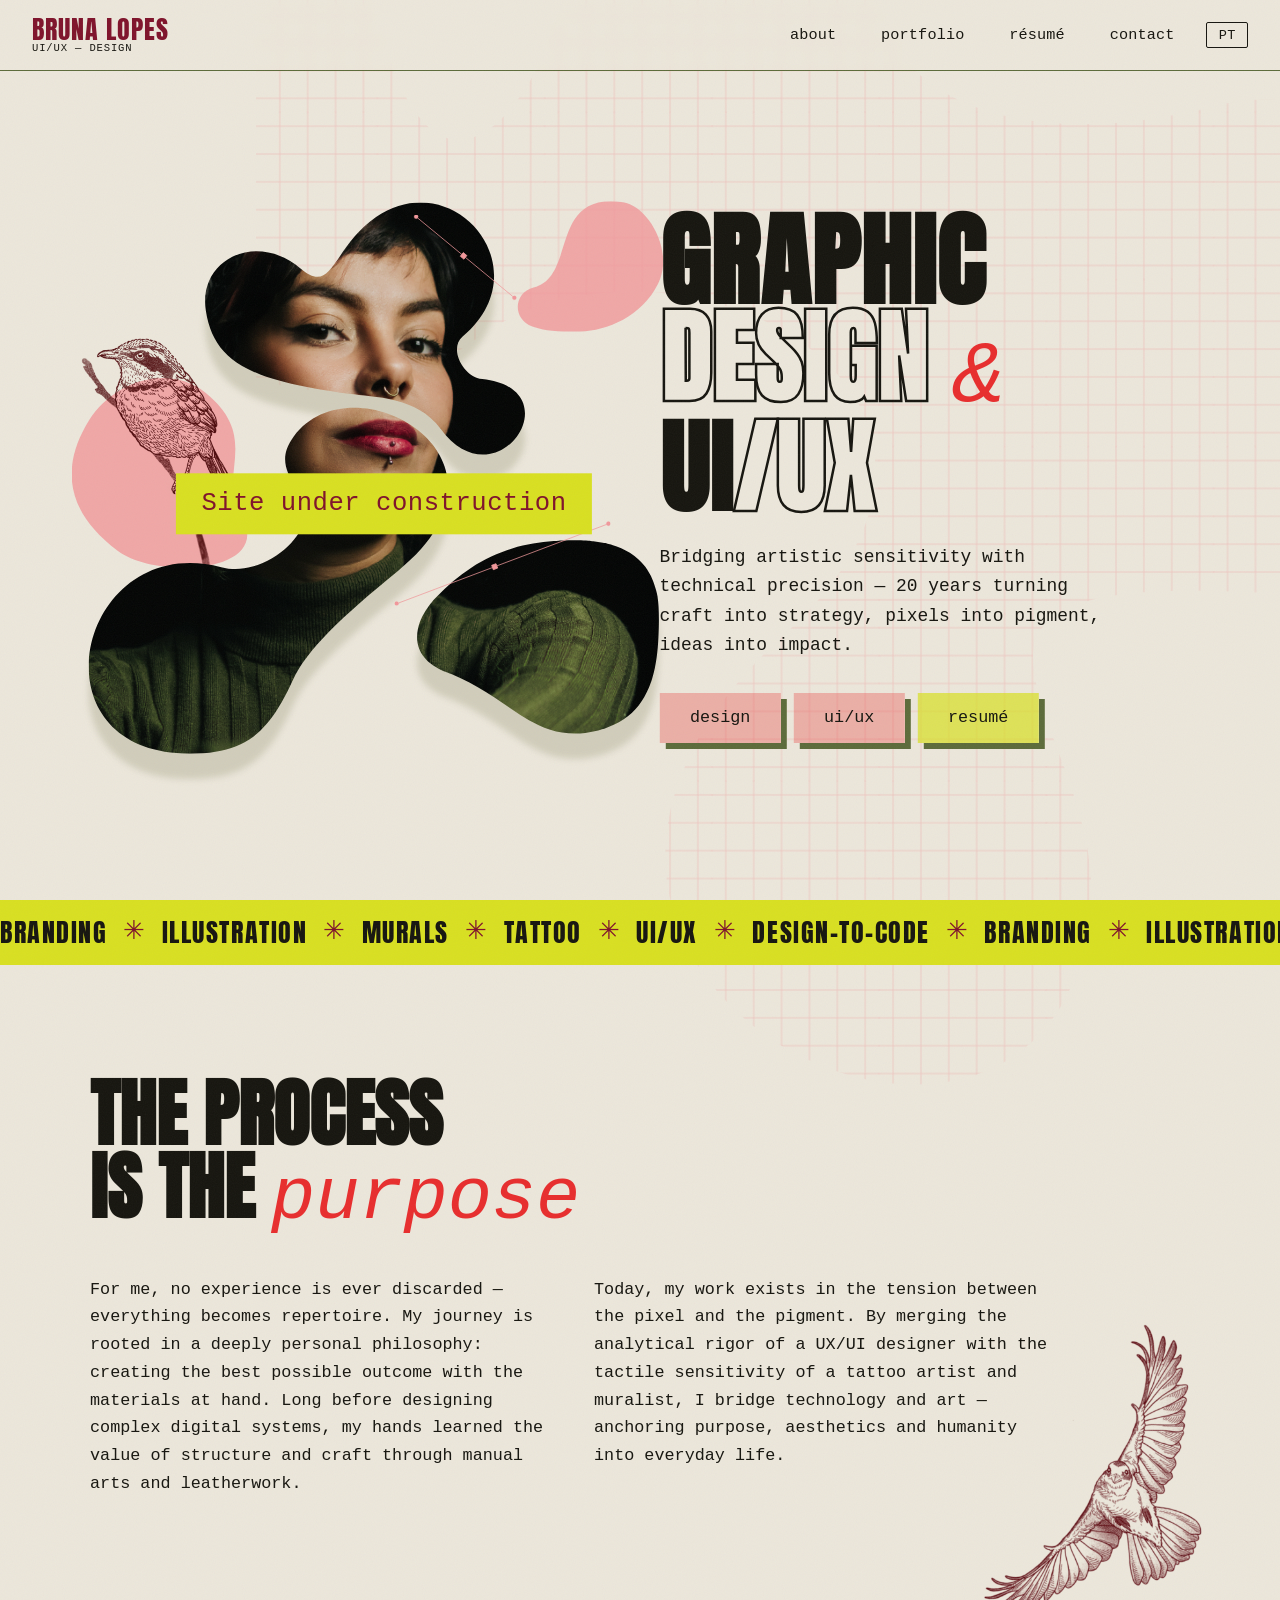
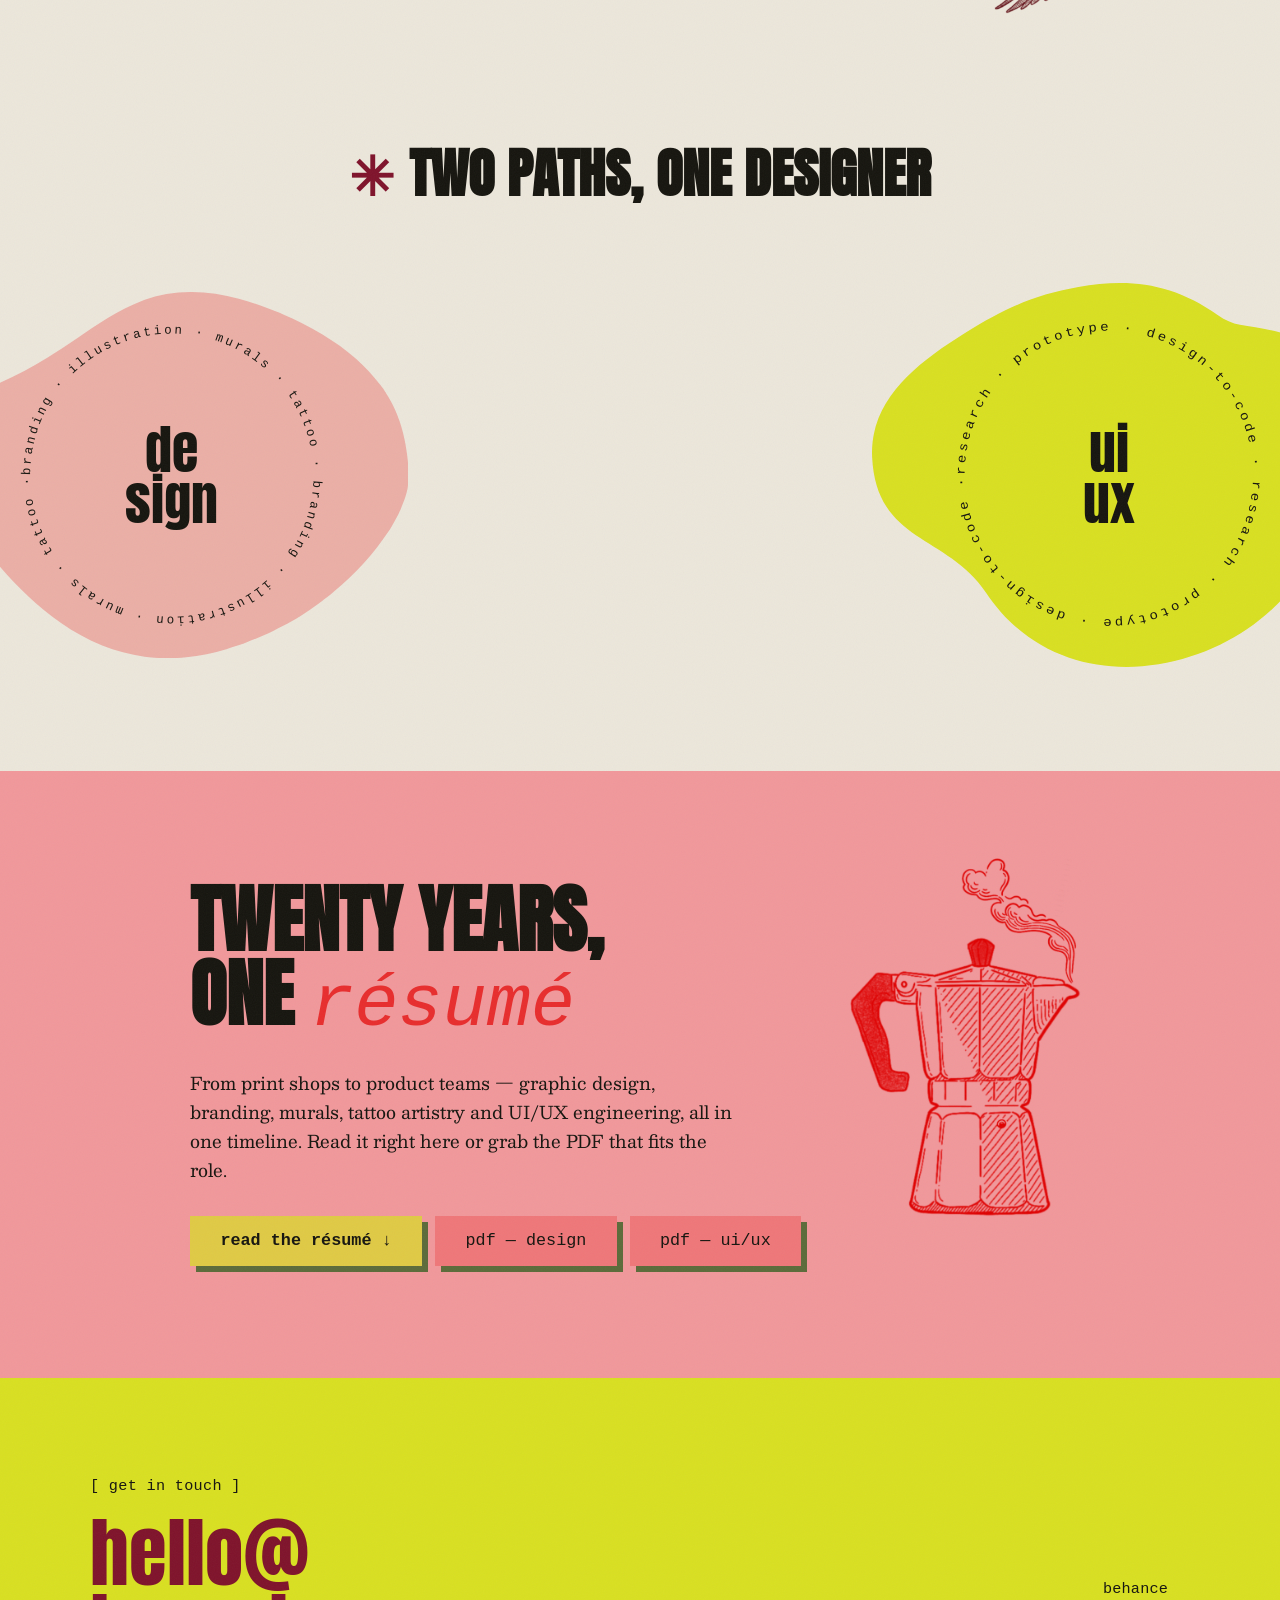
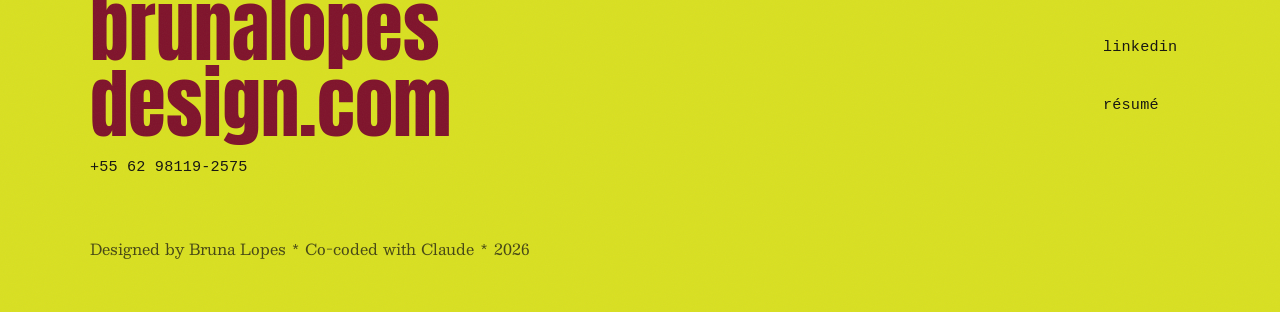
<file: index.html>
<!DOCTYPE html>
<html lang="en">
<head>
  <meta charset="UTF-8">
  <meta name="viewport" content="width=device-width, initial-scale=1.0">
  <title>Bruna Lopes — Design & UI/UX</title>
  <meta name="description" content="Maria Bruna Lopes — designer bridging artistic sensitivity with technical precision. Graphic design, branding & illustration on one side; UI/UX & design-to-code on the other.">
  <link rel="preconnect" href="https://fonts.googleapis.com">
  <link rel="preconnect" href="https://fonts.gstatic.com" crossorigin>
  <link href="https://fonts.googleapis.com/css2?family=Anton&family=Besley:ital,wght@0,400;0,600;1,400&display=swap" rel="stylesheet">
  <link rel="stylesheet" href="css/style.css?v=32">
  <link rel="icon" href="data:image/svg+xml,<svg xmlns='http://www.w3.org/2000/svg' viewBox='0 0 16 16'><rect width='16' height='16' fill='%23d9e021'/><text x='2' y='13' font-family='monospace' font-size='13' font-weight='bold' fill='%237f132b'>B</text></svg>">
</head>
<body>

  <!-- ============ HEADER ============ -->
  <header class="site-header">
    <a class="logo" href="index.html">
      <span class="logo-name">Bruna Lopes</span>
      <span class="logo-sub">ui/ux — design</span>
    </a>
    <nav class="site-nav">
      <a href="#about" data-i18n="nav.about">About</a>
      <a href="portfolio.html" data-i18n="nav.portfolio">Portfolio</a>
      <a href="#resume" data-i18n="nav.resume">Résumé</a>
      <a href="#contact" class="nav-cta" data-i18n="nav.contact">Contact</a>
      <button type="button" class="lang-toggle" data-lang-toggle aria-label="Switch to Portuguese">PT</button>
    </nav>
  </header>

  <!-- ============ HERO ============ -->
  <section class="hero" id="top">
    <img class="hero-grid" src="img/grid-hero.svg" alt="" aria-hidden="true" data-depth="2">

    <!-- photo collage: pink blobs + beziers-clipped photo + bird + connectors -->
    <div class="hero-collage">
      <img class="hc-roses" src="img/rose-shapes-photo-hero.svg" alt="" aria-hidden="true" data-depth="0.1" data-scale-in="1.06" data-scale-to="0.96" data-scale-trigger="page" data-scale-range="400">

      <svg class="hero-photo" viewBox="0 0 2984.52 2885.21" data-depth="0.16" data-scale-in="0.92" data-scale-to="1.06" data-scale-trigger="page" data-scale-range="400" role="img" aria-label="Portrait of Maria Bruna Lopes, cut into organic collage shapes">
        <defs>
          <clipPath id="blob-clip">
            <path transform="translate(1492.26 1442.6) scale(0.9) translate(-1492.26 -1442.6)" d="M2962.16,2004.72c-3.24-9.04-6.25-18.17-9.76-27-2.25-5.21-3.38-7.81-5.63-13.02-1.14-2.59-1.7-3.89-2.84-6.48-.95-2.15-2.15-4.18-3.22-6.27-4.46-8.27-8.8-16.74-13.77-24.41-2.49-3.83-4.96-7.97-7.52-11.69-2.55-3.71-5.5-7.52-8.28-11-21.9-27.42-47.55-51.91-78.59-70.76-28.96-17.59-60.27-31.31-92.63-41.15-4.01-1.22-8.01-2.54-12.05-3.65-4.87-1.24-7.31-1.86-12.2-3.1-4.08-1-8.13-2.11-12.23-3-4.93-1-7.4-1.5-12.35-2.5-16.43-3.52-33.12-5.89-49.98-7.84-5.1-.52-7.65-.79-12.77-1.31-4.47-.41-8.58-.54-12.89-.87-8.54-.64-17.06-.96-25.52-1.32-8.46-.36-17.05-.52-25.59-.8-10.28-.11-15.43-.16-25.77-.24-17.23,0-34.58.32-52.03.88-5.24.19-7.86.29-13.11.49-4.38.23-8.77.55-13.16.72-8.78.3-17.6,1.02-26.45,1.58-36.1,2.59-71.98,7.2-107.48,13.13-18.04,3.02-36.25,6.95-54.62,11.16-18.4,4.39-36.67,9.4-55.03,15.06-37.36,12.2-74.38,25.69-109.34,42.06-35.73,16.74-71.55,36.77-104.69,58.24-66.32,42.96-127.48,95.98-182.43,153.67-3.39,3.56-6.73,7-10.14,10.82-3.43,3.84-6.95,7.67-10.28,11.64-3.32,3.96-6.74,7.96-9.98,12.01-3.23,4.04-6.51,8.2-9.62,12.41-12.45,16.81-24.13,34.74-33.63,53.85-9.5,19.08-17.15,39.34-21.94,60.1-1.2,5.18-2.29,10.55-3.09,15.66-.8,5.09-1.52,10.53-1.96,15.76-.85,10.21-1.09,21.82-.27,33.03,1.6,21.87,9.92,48.37,20.78,67.25,11.25,19.55,29.98,40.28,47.78,54.22,17.48,13.69,38.71,26.78,59.27,35.96,5.06,2.26,10.2,4.78,15.3,6.73,5.99,2.38,8.99,3.57,14.97,5.95,7.9,3.18,15.9,6.19,23.67,9.5,62.21,26.52,122.01,58.44,179.72,93.67,28.93,17.66,57.49,36.64,85.65,55.82,29.48,20.08,58.93,40.84,88.65,59.96,32.25,20.76,65.94,39.54,100.56,56.91,19.26,9.12,39.33,17.08,59.85,23.52,20.49,6.51,41.6,11.51,62.37,14.9,39.73,6.49,81.5,6.99,121.56,2.14,19.11-2.31,38.07-6.43,54.64-10.26,8.46-1.96,17.17-4.34,25.63-6.8,4.23-1.23,8.49-2.37,12.7-3.72,5.03-1.72,7.54-2.58,12.56-4.3,33.47-11.55,65.77-26.79,95.15-46.61,30.22-20.39,56.96-45.41,78.48-72.8,21.96-27.95,38.87-60.3,54.01-94.08,2.04-5.06,3.06-7.58,5.11-12.64,1.64-4.22,3.02-8.46,4.54-12.7,1.53-4.22,2.95-8.48,4.26-12.79,1.33-4.3,2.75-8.58,4.01-12.89,5.04-17.26,9.43-34.87,13.11-52.44,3.67-17.57,6.58-35.37,9.1-53.09,2.41-17.72,4.3-35.42,5.88-53.05,1.47-17.62,2.67-35.19,3.49-52.61.82-17.4,1.41-34.73,1.89-52.03.98-35.83.75-71.83-1.18-107.41-.49-9.1-1.28-18.42-2.23-27.56-.48-4.58-.93-9.21-1.53-13.82-.34-2.76-.51-4.15-.85-6.91-.35-2.7-.78-5.8-1.25-8.55-1.91-11.26-4.49-21.4-7.11-30.47-1.31-4.54-2.63-8.83-3.91-12.93-1.5-4.77-2.25-7.16-3.74-11.94Z"/>
            <path transform="translate(1492.26 1442.6) scale(0.9) translate(-1492.26 -1442.6)" d="M1073.08,1224.59c-144.77,196.83,112.44,280.98,42.32,473.11-37.49,102.72-228.08,261.57-421.78,211.47-752.09-194.52-1016.43,981.75-160.58,976.03,286.06-1.91,407.93-104.83,535.74-385.25,71.3-156.44,253.91-329.8,549.76-570.88,722.08-588.38-236.26-1124.88-545.47-704.47Z"/>
            <path transform="translate(1492.26 1442.6) scale(0.9) translate(-1492.26 -1442.6)" d="M2060.48,924.36c-101.85-11.26-177.01-160.55-103.32-222.62,418.98-352.85-46.76-905.25-453.08-625.18-231.15,159.33-223.66,415.23-395.44,269.12-230.93-196.41-538.24-48.04-495.47,221.25,42.15,265.47,223.96,364.53,746.74,434.61,133.88,17.95,358.88,15.25,481.78,182.95,292.5,399.14,702.05-206.73,218.79-260.14Z"/>
          </clipPath>
          <!-- drop shadow: Multiply, 20%, Y 120, blur 30, olive -->
          <filter id="blob-shadow" x="-15%" y="-12%" width="130%" height="148%" color-interpolation-filters="sRGB">
            <feDropShadow dx="0" dy="120" stdDeviation="16" flood-color="#6b6a3d" flood-opacity="0.2"/>
          </filter>
        </defs>
        <g filter="url(#blob-shadow)">
          <g clip-path="url(#blob-clip)">
            <image id="hero-photo-img" href="img/photo-bruna-hero_1.png" x="0" y="0" width="2984.52" height="2885.21" preserveAspectRatio="xMidYMid slice"/>
          </g>
        </g>
      </svg>

      <img class="hc-bird" src="img/passaro-hero.png" alt="Vintage engraving of a perched bird" data-depth="0.42">

      <img class="hero-connectors" src="img/beziers.svg" alt="" aria-hidden="true" data-depth="0.6" data-scale-in="0.8" data-scale-to="1.15" data-scale-trigger="page" data-scale-range="400">
    </div>

    <div class="hero-text">
      <h1 class="hero-title" data-i18n="idx.hero.title">
        <span class="line">Graphic</span>
        <span class="line"><span class="outline">Design</span> <span class="amp">&</span></span>
        <span class="line">UI<span class="outline">/UX</span></span>
      </h1>
      <p class="hero-lede" data-i18n="idx.hero.lede">Bridging artistic sensitivity with technical precision — 20 years turning craft into strategy, pixels into pigment, ideas into impact.</p>
      <div class="hero-actions">
        <a class="hbtn hbtn-rosa" href="portfolio.html" data-i18n="idx.hero.cta_design">design</a>
        <a class="hbtn hbtn-rosa" href="portfolio.html" data-i18n="idx.hero.cta_uiux">ui/ux</a>
        <a class="hbtn hbtn-lima" href="#resume" data-i18n="idx.hero.cta_resume">resumé</a>
      </div>
    </div>

    <div class="hero-construction" role="status">
      <p data-i18n="idx.hero.construction">Site em construção</p>
    </div>
  </section>

  <!-- ============ MARQUEE ============ -->
  <div class="marquee" aria-hidden="true">
    <div class="marquee-track">
      <span class="marquee-group" data-i18n="idx.marquee">Branding <span class="px">✳</span> Illustration <span class="px">✳</span> Murals <span class="px">✳</span> Tattoo <span class="px">✳</span> UI/UX <span class="px">✳</span> Design-to-Code <span class="px">✳</span></span>
      <span class="marquee-group" data-i18n="idx.marquee">Branding <span class="px">✳</span> Illustration <span class="px">✳</span> Murals <span class="px">✳</span> Tattoo <span class="px">✳</span> UI/UX <span class="px">✳</span> Design-to-Code <span class="px">✳</span></span>
    </div>
  </div>

  <!-- ============ MANIFESTO ============ -->
  <section class="manifesto" id="about">
    <img class="m-bird reveal" src="img/passaro-section-2.png" alt="Vintage engraving of a bird in flight" data-scale-in="0.6" data-drift-x="0" data-drift-end="-130" data-drift-y="0" data-drift-y-end="-130" data-drift-span="0.9">
    <div class="manifesto-inner">
      <h2 class="reveal" data-i18n="idx.manifesto.h2">The process<br>is the <span class="purpose">purpose</span></h2>
      <div class="manifesto-cols">
        <p class="reveal" data-i18n="idx.manifesto.p1">For me, no experience is ever discarded — everything becomes repertoire. My journey is rooted in a deeply personal philosophy: creating the best possible outcome with the materials at hand. Long before designing complex digital systems, my hands learned the value of structure and craft through manual arts and leatherwork.</p>
        <p class="reveal" data-i18n="idx.manifesto.p2">Today, my work exists in the tension between the pixel and the pigment. By merging the analytical rigor of a UX/UI designer with the tactile sensitivity of a tattoo artist and muralist, I bridge technology and art — anchoring purpose, aesthetics and humanity into everyday life.</p>
      </div>
    </div>
  </section>

  <!-- ============ TWO AREAS ============ -->
  <section class="areas" id="areas">
    <h2 class="areas-title reveal" data-i18n="idx.areas.title"><span class="px">✳</span> Two paths, one designer</h2>
    <!-- each blob is the real blob-design.svg / blob-uiux.svg outline for the
         filled shape; the ring text traces a circle centered on the blob but
         sized to stay INSIDE it (radius ≈ the shape's tightest inscribed
         circle) so the copy reads as a small loop nested within the shape.
         data-drift-x (same scroll-scrubbed mechanic as the manifesto bird)
         slides the two blobs apart→together as the section scrolls into view. -->
    <div class="areas-stage">
      <a class="blob-block block-design reveal" href="portfolio.html" data-drift-x="-320" data-drift-end="-20" data-drift-y="0" data-drift-y-end="50" data-drift-span="0.9" data-drift-y-span="0.5" data-i18n-attr="aria-label:idx.areas.design_aria" aria-label="Design — branding, illustration, murals, tattoo">
        <svg class="blob-shape" viewBox="0 0 2040.23 1577.98" aria-hidden="true">
          <path d="M2017.87,906.23c-4.02,10.09-7.84,20.25-12.1,30.25-2.85,6.16-4.27,9.26-7.1,15.47-1.43,3.1-2.15,4.66-3.58,7.78-1.19,2.59-2.76,5.29-4.12,7.94-5.76,10.82-11.49,21.72-17.7,32.26-3.16,5.37-6.4,11.05-9.73,16.45-3.32,5.39-7.18,11.22-10.83,16.65-31.34,46.67-66.07,91.76-104.88,133.93-39.77,43.22-82.85,84.74-128.94,123.54-5.68,4.78-11.39,9.67-17.18,14.35-6.99,5.54-10.49,8.31-17.52,13.84-5.87,4.58-11.69,9.26-17.64,13.71-7.16,5.29-10.74,7.92-17.94,13.19-23.74,17.4-48.33,33.93-73.58,49.9-7.6,4.68-11.42,7.01-19.06,11.65-6.69,4-12.91,7.36-19.39,11.08-12.73,7.18-25.65,14.21-38.64,21.02-12.85,6.73-25.98,13.27-39.07,19.8-13.16,6.26-26.38,12.44-39.67,18.54-26.55,11.79-53.52,22.91-81,33.39-8.21,3.07-12.33,4.58-20.58,7.56-6.9,2.4-13.84,4.64-20.75,7.06-13.8,4.71-27.78,9.07-41.83,13.34-55.74,16.17-113.46,28.32-172.66,34.74-29.15,3.16-59.1,4.2-89.14,4.3-30.28-.57-60.36-2.74-90.7-6.58-62.74-9.89-124.24-24.97-182.35-48.45-63.1-25.5-122.69-59.36-177.16-97.07-124.83-86.43-226.14-195.44-317.05-306.21-6.13-7.47-12.22-14.99-18.14-22.54-6.27-7.99-12.54-16.09-18.59-24.17-6.15-8.22-12.32-16.56-18.28-24.86-6.06-8.43-12.09-17.01-17.9-25.55-24.09-35.36-46.61-71.84-66.29-108.69-20.17-37.79-38.06-76.71-52.41-115.79-3.53-9.63-6.94-19.43-10.03-29.11-3.04-9.52-5.93-19.25-8.49-28.82-5.19-19.41-9.55-39.37-12.38-58.82-5.39-37.1-5.39-76.94,6.01-111.89,9.64-29.58,26.9-59.09,52.64-80.9,22.91-19.4,49.44-35.71,79.41-47.4,7.04-2.74,14.4-5.89,21.78-8.07,8.65-2.73,12.98-4.11,21.66-6.9,11.53-3.71,23.24-7.22,34.48-11.31,94.72-34.48,182.02-80.93,264.2-131.24,43.48-26.62,85.52-55.07,127.2-83.61,43.86-30.04,87.5-60.74,133.38-88.47,48.68-29.42,101.39-54.72,156.39-76.84,31.03-10.98,62.99-19.55,96.48-25.67C1030.98,3.42,1065.6.17,1100.42,0c69.19-.33,140.32,10.91,208.31,28.86,32.31,8.53,64.6,19.28,96.17,30.39,15.23,5.36,30.44,11.09,45.5,16.92,7.53,2.92,15.09,5.72,22.6,8.8,9,3.83,13.49,5.73,22.46,9.51,59.76,25.56,117.84,54.36,172.18,87.23,51.93,31.42,101.94,66.75,146,105.68,39.02,34.48,72.9,72.5,104.28,111.83,4.06,5.55,6.08,8.3,10.14,13.76,3.27,4.56,6.09,9.1,9.14,13.59,3.06,4.48,5.95,8.97,8.64,13.48,2.73,4.5,5.61,8.95,8.18,13.39,10,17.31,19.41,35.05,27.49,52.76,7.64,16.76,14.2,34,20.33,51.23,5.4,16.5,10.21,33.01,14.56,49.63,3.82,16.02,7.39,32.11,10.25,48.1,2.77,15.47,5.17,31.17,7.28,46.68,4.32,31.7,6.49,63.55,6.28,95.12-.06,8.32-.61,16.7-1.4,24.94-.4,4.19-.74,8.42-1.32,12.73-.31,2.57-.47,3.85-.78,6.41-.33,2.52-.75,5.43-1.25,8.06-1.96,10.39-4.9,20.58-8.27,30.61-1.59,4.75-3.21,9.33-4.77,13.71-1.84,5.12-2.75,7.68-4.56,12.82Z"/>
        </svg>
        <svg class="blob-ring" viewBox="0 0 2040.23 1577.98" aria-hidden="true">
          <defs>
            <path id="ring-design" d="M1020.1,789m-610,0a610,610 0 1 1 1220,0a610,610 0 1 1 -1220,0"/>
          </defs>
          <text class="ring-text"><textPath href="#ring-design" textLength="3833" lengthAdjust="spacingAndGlyphs" data-i18n="idx.areas.ring_design">branding · illustration · murals · tattoo · branding · illustration · murals · tattoo · </textPath></text>
        </svg>
        <span class="blob-name">de<br>sign</span>
      </a>
      <a class="blob-block block-uiux reveal" href="portfolio.html" data-drift-x="320" data-drift-end="20" data-drift-y="0" data-drift-y-end="-50" data-drift-span="0.9" data-drift-y-span="0.5" data-i18n-attr="aria-label:idx.areas.uiux_aria" aria-label="UI/UX — research, prototyping, design-to-code">
        <svg class="blob-shape" viewBox="0 0 1904.43 1543.88" aria-hidden="true">
          <path d="M1508.84,1391.73c321.6-219.74,485.89-651.24,344.56-1018.93-67.39-175.33-251.7-181.09-373.47-204.5-31.44-6.05-61.12-18.94-87.16-37.56C1208.57-1,1031.4-20.24,829.72,16.4c-174.27,31.67-288.9,80.77-457.19,185.71C178.07,323.36-10.86,472.66.49,700.9c17.14,344.81,301.28,309.04,458.14,544.26,260.35,390.42,749.1,352.32,1050.22,146.57Z"/>
        </svg>
        <svg class="blob-ring" viewBox="0 0 1904.43 1543.88" aria-hidden="true">
          <defs>
            <path id="ring-uiux" d="M952.2,771.9m-580,0a580,580 0 1 1 1160,0a580,580 0 1 1 -1160,0"/>
          </defs>
          <text class="ring-text"><textPath href="#ring-uiux" textLength="3644" lengthAdjust="spacingAndGlyphs" data-i18n="idx.areas.ring_uiux">research · prototype · design-to-code · research · prototype · design-to-code · </textPath></text>
        </svg>
        <span class="blob-name">UI<br>UX</span>
      </a>
    </div>
  </section>

  <!-- ============ RESUME STRIP ============ -->
  <section class="work" id="resume">
    <div class="work-inner">
      <img class="w-cafeteira multiply reveal" src="img/cafeteira-italiana.png" alt="Ink drawing of a burning match" data-speed="0.05">
      <h2 class="reveal" data-i18n="idx.work.h2">Twenty years,<br>one <span class="frak">résumé</span></h2>
      <p class="reveal" data-i18n="idx.work.p">From print shops to product teams — graphic design, branding, murals, tattoo artistry and UI/UX engineering, all in one timeline. Read it right here or grab the PDF that fits the role.</p>
      <div class="hero-actions reveal">
        <button class="hbtn hbtn-lima" id="resume-toggle" aria-expanded="false" aria-controls="resume-more">Read the résumé <span class="px">↓</span></button>
        <a class="hbtn hbtn-rosa" data-i18n="idx.work.pdf_design" data-cv-en="cv/maria-bruna-lopes-resume-design.pdf" data-cv-pt="cv/maria-bruna-lopes-resume-gdpt.pdf" href="cv/maria-bruna-lopes-resume-design.pdf" download>PDF — Design</a>
        <a class="hbtn hbtn-rosa" data-i18n="idx.work.pdf_uiux" data-cv-en="cv/maria-bruna-lopes-resume-uiux.pdf" data-cv-pt="cv/maria-bruna-lopes-resume-uxpt.pdf" href="cv/maria-bruna-lopes-resume-uiux.pdf" download>PDF — UI/UX</a>
      </div>

      <!-- expandable résumé blocks -->
      <div class="resume-more" id="resume-more">
        <div class="resume-more-inner">

          <div class="rm-block reveal">
            <h3 class="cv-h" data-i18n="idx.rm.contact_h3">Contact & Details</h3>
            <div class="cv-meta">
              <div><span class="cv-tag" data-i18n="tag.contact">[ contact ]</span>+55 62 98119-2575<br><a href="mailto:hello@brunalopesdesign.com">hello@brunalopesdesign.com</a></div>
              <div><span class="cv-tag" data-i18n="tag.links">[ links ]</span><a href="https://www.linkedin.com/in/maria-bruna-lopes" target="_blank" rel="noopener">linkedin/maria-bruna-lopes</a><br><a href="https://www.behance.net/mariabrunalopes" target="_blank" rel="noopener">behance/mariabrunalopes</a></div>
              <div><span class="cv-tag" data-i18n="tag.education">[ education ]</span><span data-i18n="idx.rm.education_value"><span class="emph-2">BA in Visual Arts</span><br>Universidade Federal de Goiás — 2005/2010</span></div>
              <div><span class="cv-tag" data-i18n="tag.languages">[ languages ]</span><span data-i18n="idx.rm.languages_value">Portuguese <span class="emph-2">native</span><br>English <span class="emph-2">fluent</span></span></div>
            </div>
          </div>

          <div class="rm-block reveal">
            <h3 class="cv-h" data-i18n="idx.rm.profile_h3">Profile</h3>
            <div class="profile-row">
              <p data-i18n="idx.rm.profile_p">With 20 years in Graphic Design and UI/UX, I combine technical rigor with artistic sensitivity to create user-centered experiences. Applying Semiotics and Gestalt principles, I communicate deeply through every layer of a layout — from print and packaging to brand systems and digital products. My parallel journey as a muralist and tattoo artist broadens my creative range and gives me the flexibility to solve visual problems on any medium; with Design Thinking, I turn complex requirements into user journeys and implementation-ready interfaces, prototyping my own solutions in HTML, CSS and JavaScript.</p>
              <img class="profile-photo" src="img/photo-thiago-dusolo.png" data-i18n-attr="alt:idx.rm.profile_photo_alt" alt="Portrait of Maria Bruna Lopes">
            </div>
          </div>

          <div class="rm-block reveal">
            <h3 class="cv-h" data-i18n="idx.rm.competencies_h3">Core Competencies</h3>
            <div class="cv-grid">
              <div class="cv-card cv-card-rosa">
                <h3 data-i18n="idx.rm.design_title">Design craft</h3>
                <ul>
                  <li data-i18n="idx.rm.design_li1"><strong>Visual design & craft</strong> — typography, color theory, visual hierarchy and layout, grounded in Gestalt and Semiotics.</li>
                  <li data-i18n="idx.rm.design_li2"><strong>Brand systems & art direction</strong> — identity, packaging and campaign design across print and digital, from concept to scalable visual systems.</li>
                  <li data-i18n="idx.rm.design_li3"><strong>Illustration & multi-medium art</strong> — custom illustration, large-scale murals and tattoo artistry, one concept across physical and digital surfaces.</li>
                  <li data-i18n="idx.rm.design_li4"><strong>Creative direction & collaboration</strong> — translating briefs and artistic visions into cohesive concepts, leading projects end-to-end.</li>
                </ul>
              </div>
              <div class="cv-card cv-card-lima">
                <h3 data-i18n="idx.rm.ux_title">UX & code</h3>
                <ul>
                  <li data-i18n="idx.rm.ux_li1"><strong>UX/UI & research</strong> — user research, competitive benchmarking, wireframing and rapid prototyping.</li>
                  <li data-i18n="idx.rm.ux_li2"><strong>Design-to-code</strong> — complex requirements into user journeys and flows, with functional prototyping and implementation-ready interfaces.</li>
                  <li data-i18n="idx.rm.ux_li3"><strong>Processes, management & AI</strong> — agile methodologies, remote collaboration, project management and AI-powered workflows (research synthesis, automation, assisted coding).</li>
                </ul>
              </div>
            </div>
          </div>

          <div class="rm-block reveal">
            <h3 class="cv-h" data-i18n="idx.rm.tools_h3">Tools & Digital Production</h3>
            <div class="cv-tools">
              <div><span class="cv-tag" data-i18n="tag.design_ui">[ design & ui ]</span><span data-i18n="idx.rm.tools_design_ui_value">Figma, Adobe Creative Suite (Photoshop, Illustrator, InDesign), Affinity Designer, Canva</span></div>
              <div><span class="cv-tag" data-i18n="tag.code_ai">[ code & ai ]</span><span data-i18n="idx.rm.tools_code_ai_value">HTML, CSS, JavaScript, AI coding assistants and image generators</span></div>
              <div><span class="cv-tag" data-i18n="tag.illustration_video">[ illustration & video ]</span><span data-i18n="idx.rm.tools_illustration_video_value">Procreate, After Effects, Premiere, CapCut</span></div>
            </div>
          </div>

          <div class="rm-block reveal">
            <h3 class="cv-h" data-i18n="idx.rm.experience_h3">Experience Highlights</h3>
            <ol class="cv-timeline">
              <li>
                <span class="cv-when px">2024 — present</span>
                <div data-i18n="idx.rm.exp1">
                  <h4>UI/UX Designer <span class="cv-at">— Ultimatum · legal practice management software</span></h4>
                  <p>Ultimatum builds law practice management software used across Brazil. I returned to the company, this time to lead the modernization of the platform's interface and experience — a strategic evolution centered on users' real daily routines. Here, UX research and market analysis inform every decision, and the prototypes I develop in HTML, CSS, Bootstrap and Chart.js bring design and development closer together, ensuring every proposal is viable for implementation. I integrate AI into my workflow to accelerate research and code — freeing my focus for what matters most: refining the final product.</p>
                </div>
              </li>
              <li>
                <span class="cv-when px">2022</span>
                <div data-i18n="idx.rm.exp2">
                  <h4>Graphic Designer <span class="cv-at">— Places · real estate marketing & design</span></h4>
                  <p>Across social media, print, outdoor and catalogs, I kept the visual identity consistent for multiple clients as campaigns rolled out. In a field driven by tight deadlines, an agile, organized process let me hold both aesthetic quality and consistency, delivery after delivery.</p>
                </div>
              </li>
              <li>
                <span class="cv-when px">2015 — present</span>
                <div data-i18n="idx.rm.exp3">
                  <h4>Independent Visual Artist <span class="cv-at">— muralist & tattoo artist</span></h4>
                  <p>Between large-scale murals and custom tattoos, I've kept a parallel career that sharpens how I read expectations and sense of spatial design. Turning an abstract concept into something permanent — on skin or on a wall — teaches you to listen closely and decide with precision. Those are instincts I carry into every digital project.</p>
                </div>
              </li>
              <li>
                <span class="cv-when px">2013 — 2020</span>
                <div data-i18n="idx.rm.exp4">
                  <h4>Creative Director <span class="cv-at">— Dupplamente Creative Projects</span></h4>
                  <p>As a partner, I ran branding projects end-to-end, coordinating multidisciplinary teams assembled on demand — researchers, photographers, and print suppliers. That collaborative orchestration, paired with Design Thinking, produced deep visual identities aligned with each client's real needs. In all, I helped over 60 businesses launch or consolidate in the market.</p>
                </div>
              </li>
              <li>
                <span class="cv-when px">2009 — 2012</span>
                <div data-i18n="idx.rm.exp5">
                  <h4>UX/UI Designer <span class="cv-at">— Ultimatum · legal practice management software</span></h4>
                  <p>This first stint at Ultimatum put me in charge of the UI, visual identity, and design system of two digital products built from the ground up. The work proved decisive for the company's growth and opened doors to key contracts with several regional chapters of the OAB (Brazil's Bar Association).</p>
                </div>
              </li>
            </ol>
          </div>

        </div>
      </div>
    </div>
  </section>

  <!-- ============ FOOTER ============ -->
  <footer class="site-footer" id="contact">
    <div class="f-content">
      <p class="f-kicker px" data-i18n="footer.tag">[ get in touch ]</p>
      <div class="f-mail-row">
        <div class="f-mail-col">
          <a class="f-mail" href="mailto:hello@brunalopesdesign.com">hello@<br>brunalopes<br>design.com</a>
          <a class="f-phone" href="tel:+5562981192575">+55 62 98119-2575</a>
        </div>
        <div class="f-links">
          <a href="https://www.behance.net/mariabrunalopes" target="_blank" rel="noopener" data-i18n="footer.behance">Behance</a>
          <a href="https://www.linkedin.com/in/maria-bruna-lopes" target="_blank" rel="noopener" data-i18n="footer.linkedin">LinkedIn</a>
          <a href="#resume" data-i18n="footer.resume">Résumé</a>
        </div>
      </div>
      <p class="f-note" data-i18n="footer.note.index">Designed by Bruna Lopes <span class="px">*</span> Co-coded with Claude <span class="px">*</span> 2026</p>
    </div>
  </footer>

  <script src="js/i18n.js?v=4"></script>
  <script src="js/main.js?v=4"></script>
</body>
</html>
</file>
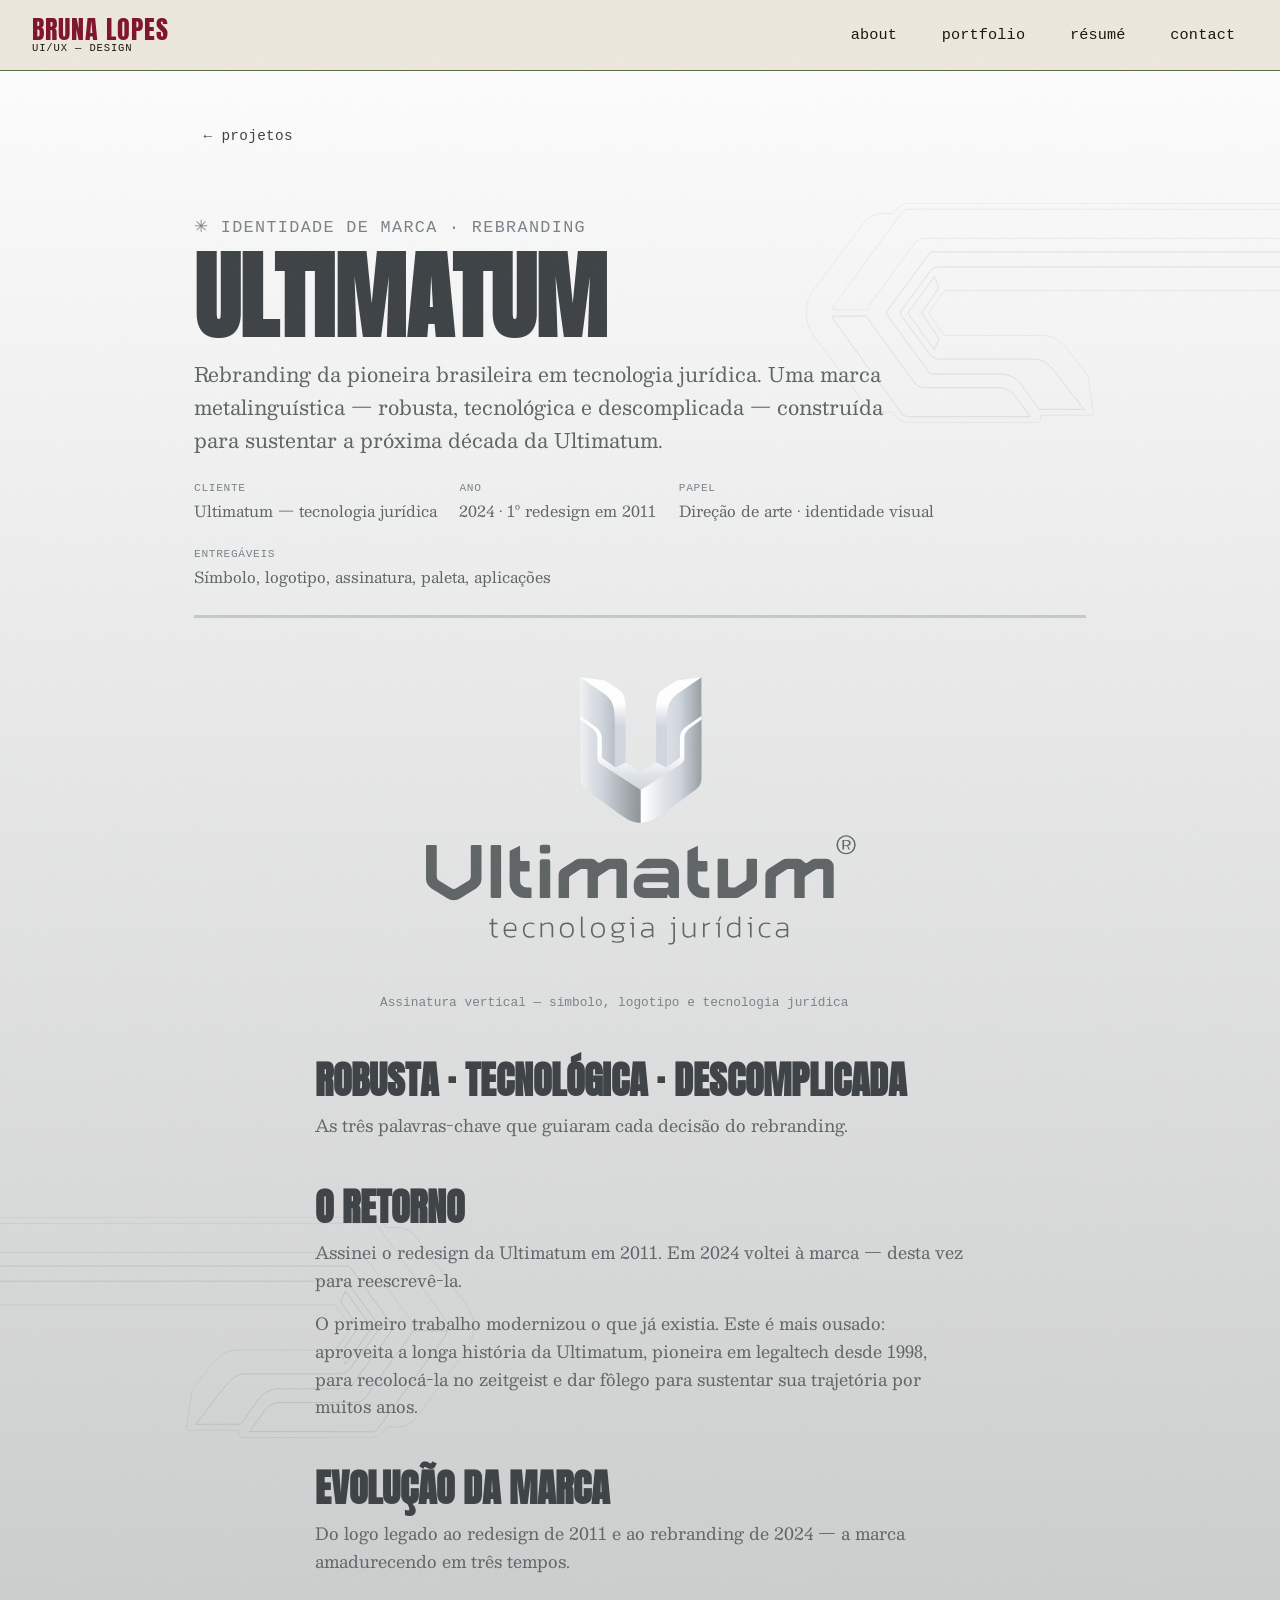
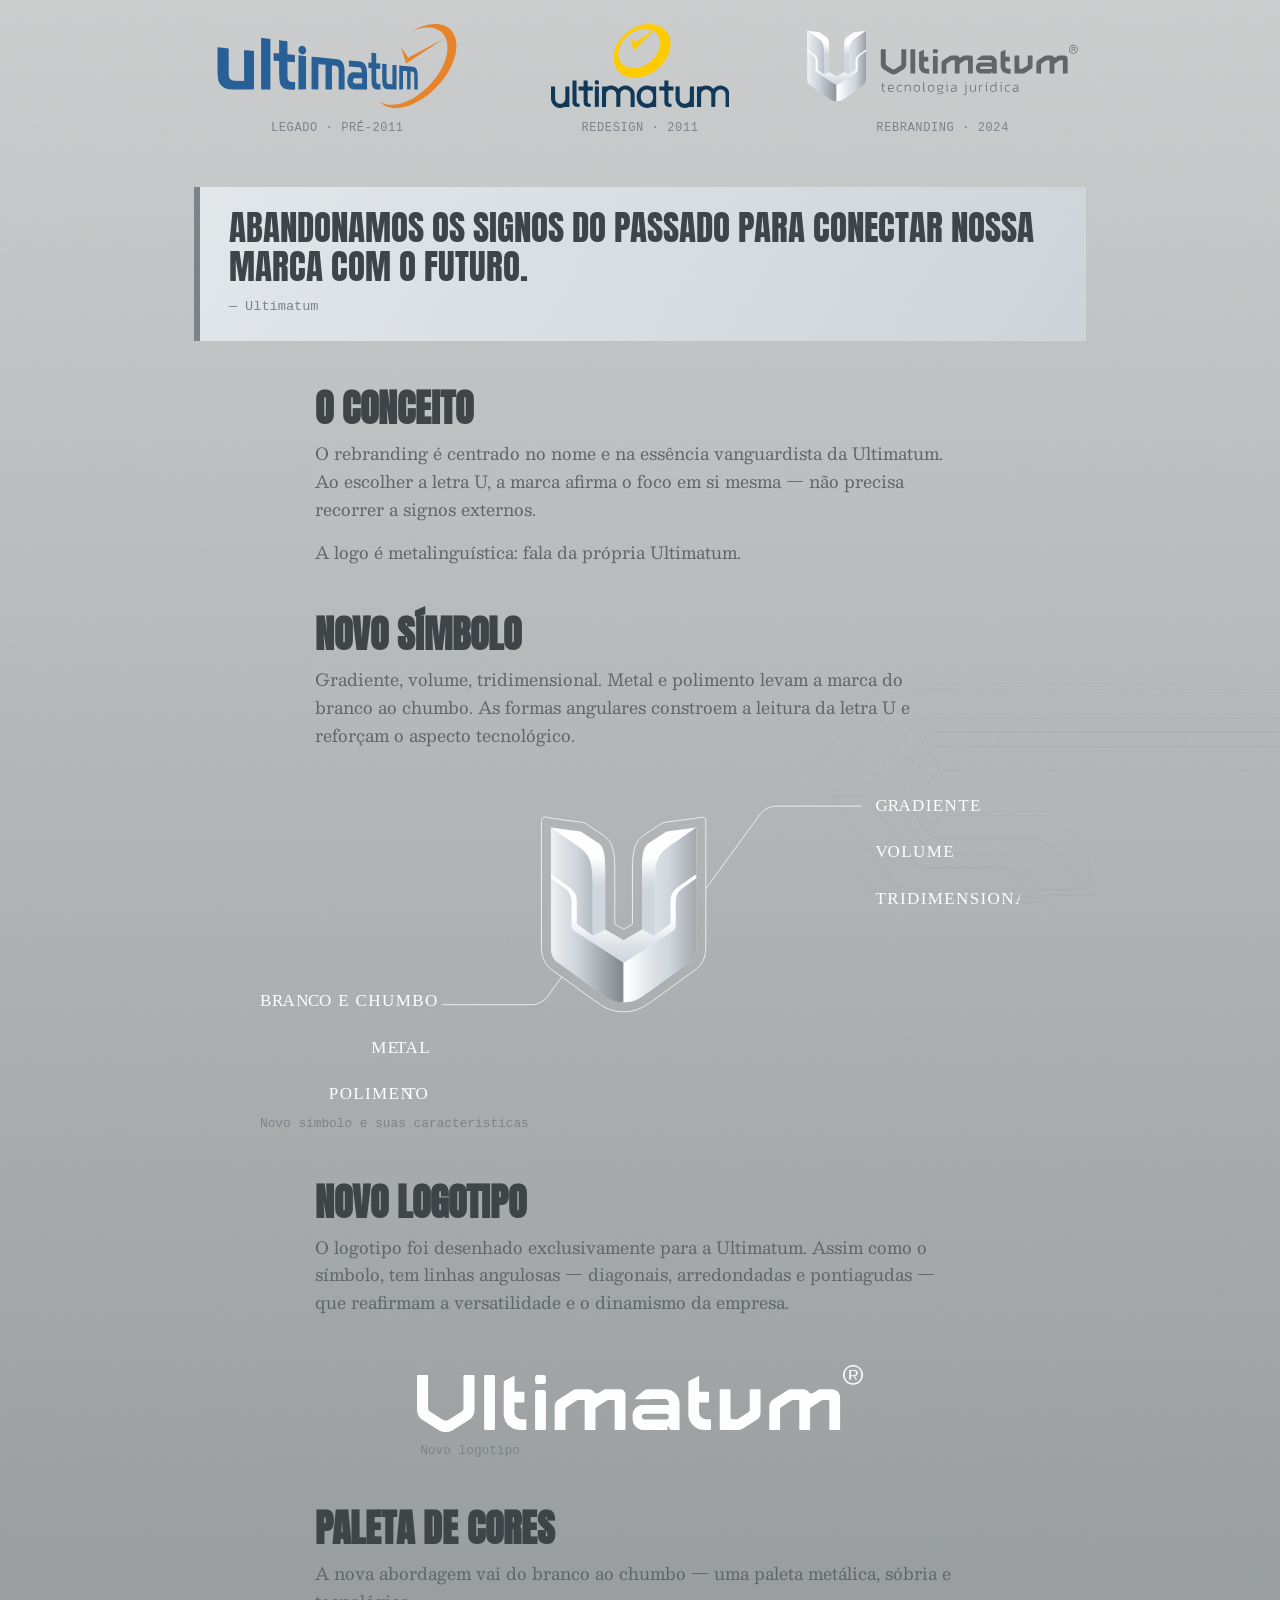
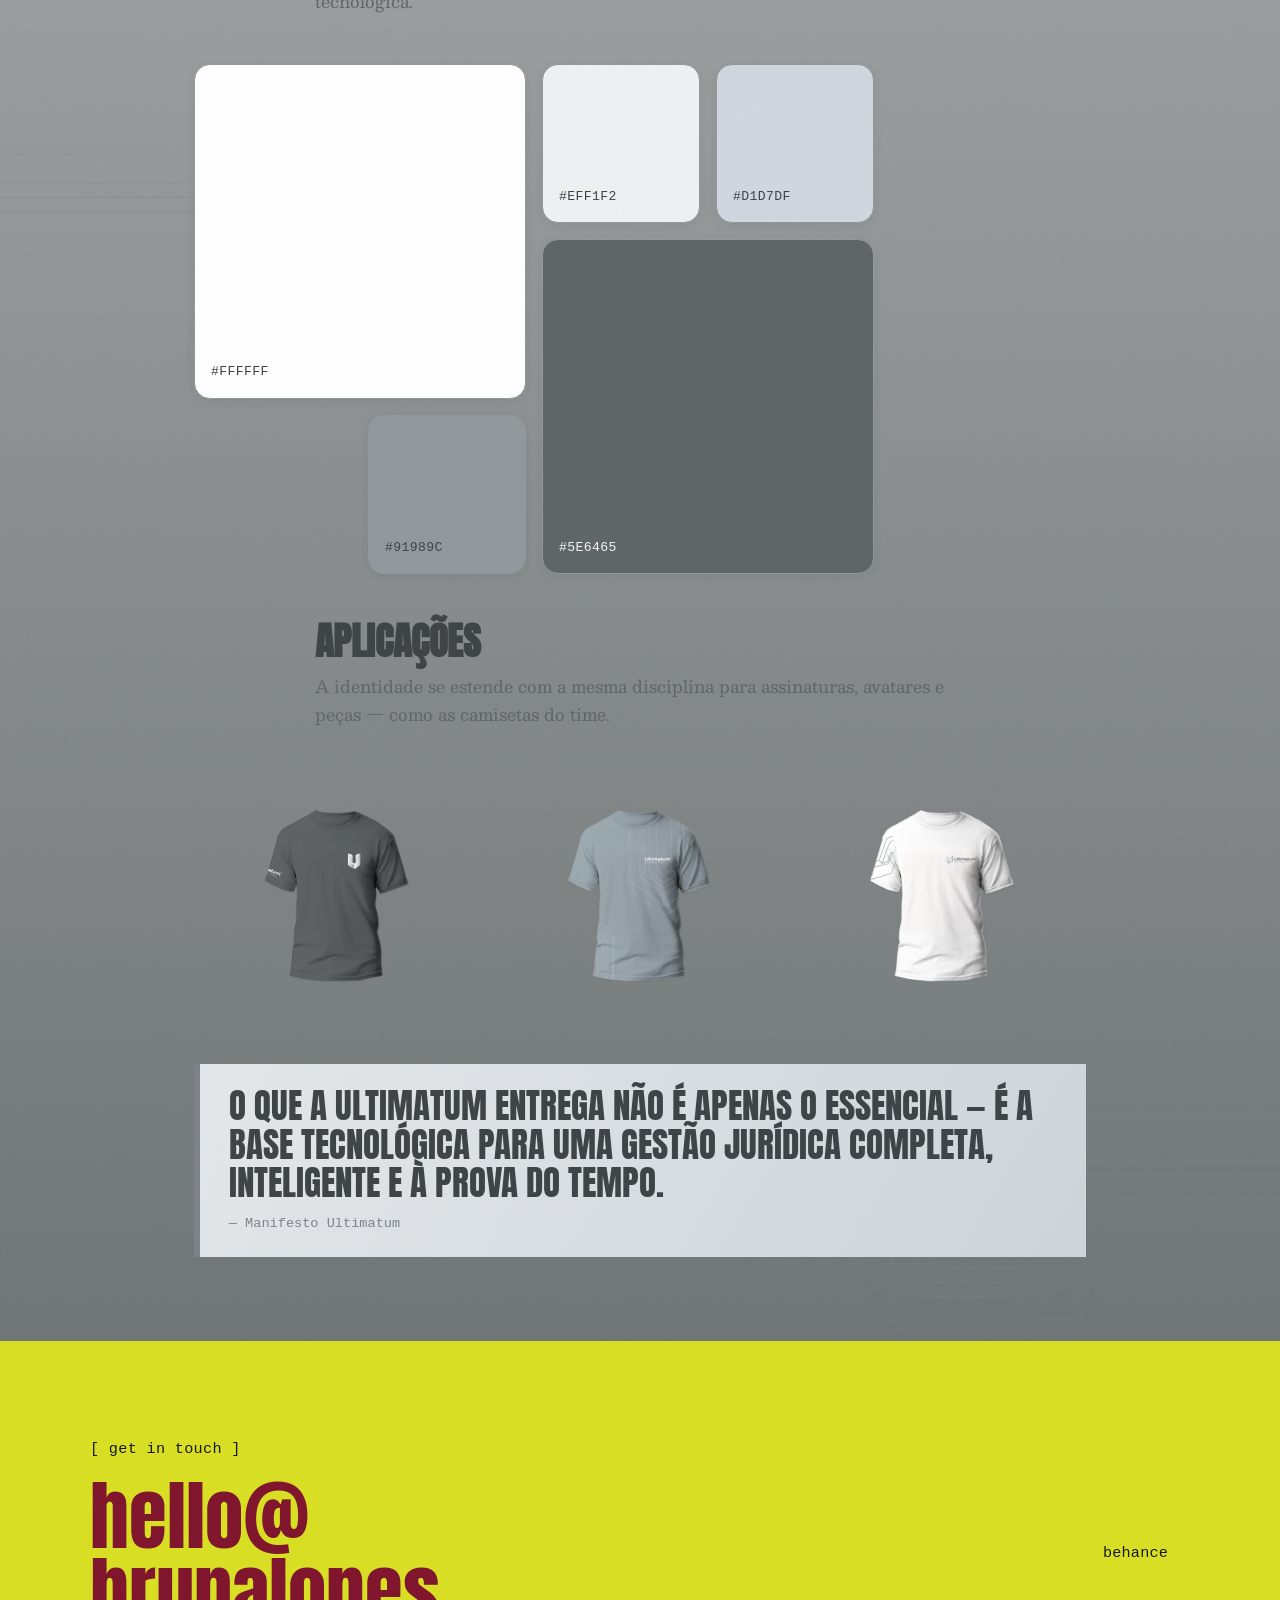
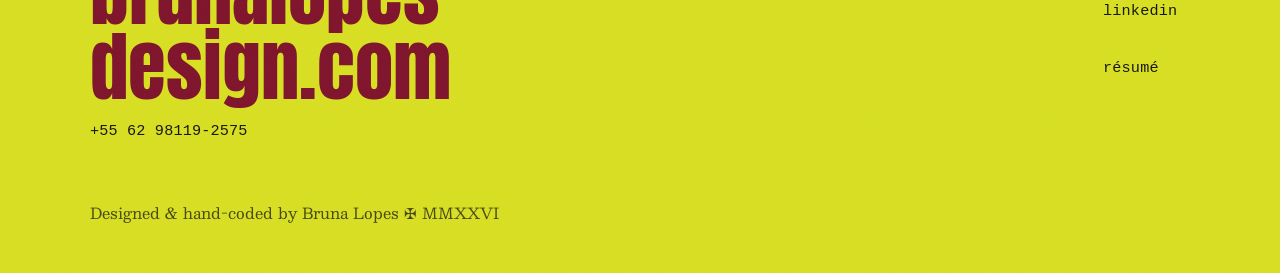
<file: cases/ultimatum/index.html>
<!doctype html>
<html lang="pt-BR">
<head>
  <meta charset="utf-8">
  <meta name="viewport" content="width=device-width, initial-scale=1">
  <title>Ultimatum — Bruna Lopes</title>
  <link rel="preconnect" href="https://fonts.googleapis.com">
  <link rel="preconnect" href="https://fonts.gstatic.com" crossorigin>
  <link href="https://fonts.googleapis.com/css2?family=Anton&family=Besley:ital,wght@0,400;0,600;1,400&display=swap" rel="stylesheet">
  <link rel="stylesheet" href="../../css/style.css">
  <link rel="stylesheet" href="../../css/case.css">
  <link rel="icon" href="data:image/svg+xml,<svg xmlns='http://www.w3.org/2000/svg' viewBox='0 0 16 16'><rect width='16' height='16' fill='%23f1989b'/><text x='2' y='13' font-family='monospace' font-size='13' font-weight='bold' fill='%237f132b'>B</text></svg>">
</head>
<body class="page-case">
  <!-- conteúdo deste case (só dados) -->
  <script src="case.js"></script>
  <!-- motor compartilhado: monta header, hero, blocos e footer -->
  <script src="../../js/case-render.js"></script>
</body>
</html>
</file>
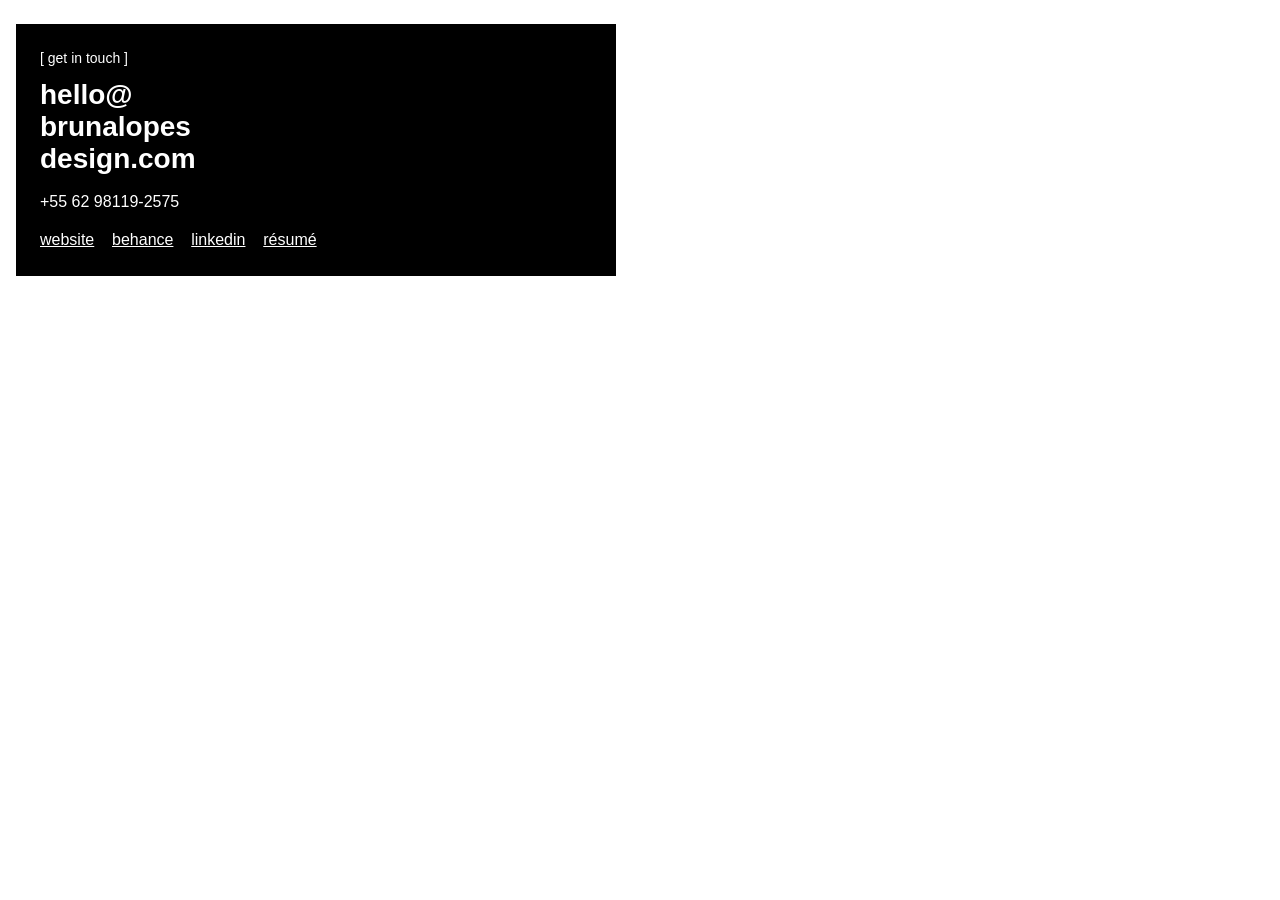
<file: assinatura-email-gmail.html>
<!DOCTYPE html>
<html lang="pt-BR">
<head>
<meta charset="UTF-8">
<meta name="viewport" content="width=device-width, initial-scale=1.0">
<title>Assinatura Gmail — Bruna Lopes</title>
</head>
<body style="margin:0;padding:24px 16px;background:#ffffff;">

<!-- Versão Gmail: só a assinatura (o corpo do e-mail você escreve direto no Gmail).
     - Fundo preto + texto branco: o modo escuro do Gmail não mexe em fundo
       escuro com texto claro, então fica igual nos dois modos.
     - Só Arial/Helvetica/sans-serif, sem webfont.
     - Sem largura fixa: o app do Gmail não reduz a mensagem para caber na tela. -->

<!-- ===== ASSINATURA — copie a partir daqui ===== -->
<table role="presentation" cellpadding="0" cellspacing="0" border="0" bgcolor="#000000" style="width:100%;max-width:600px;background-color:#000000;border-collapse:collapse;">
  <tr>
    <td style="padding:24px;background-color:#000000;font-family:Arial,Helvetica,sans-serif;font-size:16px;line-height:1.5;color:#ffffff;">
      <div style="font-size:14px;color:#ffffff;">[ get in touch ]</div>
      <div style="padding-top:10px;">
        <a href="mailto:hello@brunalopesdesign.com" style="font-family:Arial,Helvetica,sans-serif;font-size:28px;font-weight:bold;line-height:1.15;color:#ffffff;text-decoration:none;">hello@<br>brunalopes<br>design.com</a>
      </div>
      <div style="padding-top:14px;">
        <a href="tel:+5562981192575" style="color:#ffffff;text-decoration:none;">+55 62 98119-2575</a>
      </div>
      <div style="padding-top:14px;">
        <a href="https://brunalopesdesign.com" target="_blank" style="color:#ffffff;text-decoration:underline;">website</a>&nbsp;&nbsp;&nbsp;
        <a href="https://www.behance.net/mariabrunalopes" target="_blank" style="color:#ffffff;text-decoration:underline;">behance</a>&nbsp;&nbsp;&nbsp;
        <a href="https://www.linkedin.com/in/maria-bruna-lopes" target="_blank" style="color:#ffffff;text-decoration:underline;">linkedin</a>&nbsp;&nbsp;&nbsp;
        <a href="https://brunalopesdesign.com/#resume" target="_blank" style="color:#ffffff;text-decoration:underline;">résumé</a>
      </div>
    </td>
  </tr>
</table>
<!-- ===== ASSINATURA — até aqui ===== -->

</body>
</html>
</file>
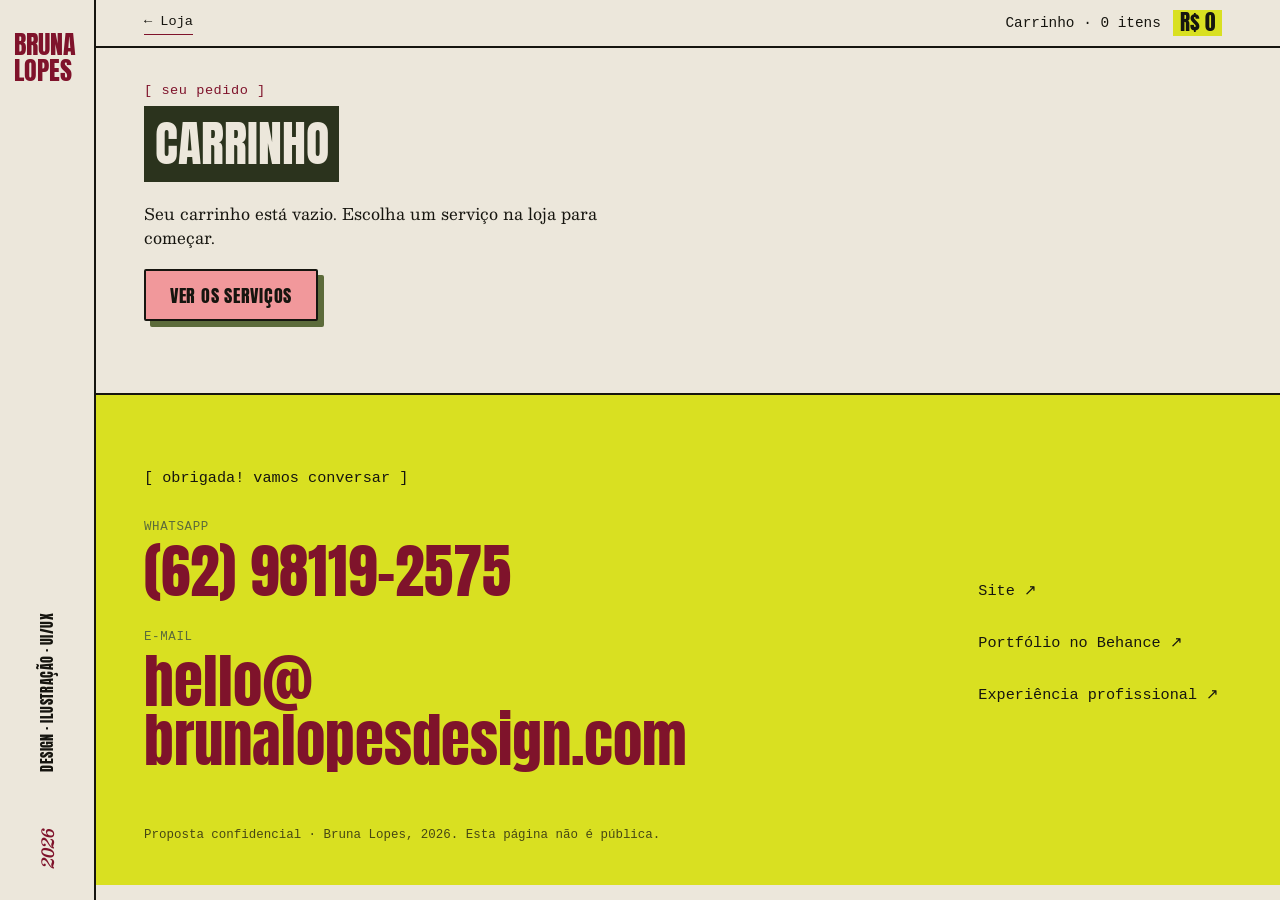
<file: carrinho.html>
<!DOCTYPE html>
<html lang="pt-BR">
<head>
  <meta charset="UTF-8">
  <meta name="viewport" content="width=device-width, initial-scale=1.0">
  <meta name="robots" content="noindex, nofollow, noarchive, nosnippet, noimageindex">
  <meta name="googlebot" content="noindex, nofollow">
  <title>Carrinho — Loja — Bruna Lopes</title>
  <link rel="preconnect" href="https://fonts.googleapis.com">
  <link rel="preconnect" href="https://fonts.gstatic.com" crossorigin>
  <link href="https://fonts.googleapis.com/css2?family=Anton&family=Besley:ital,wght@0,400;0,600;1,400&display=swap" rel="stylesheet">
  <link rel="stylesheet" href="css/loja.css?v=8">
</head>
<body data-pagina="carrinho">
  <div id="app"></div>
  <noscript><p style="padding:24px;font-family:serif">Esta página precisa de JavaScript. Para pedir um orçamento, chame no WhatsApp (62) 98119-2575.</p></noscript>
  <script src="js/loja-data.js?v=8"></script>
  <script src="js/loja-core.js?v=8"></script>
  <script src="js/loja-ui.js?v=8"></script>
</body>
</html>
</file>
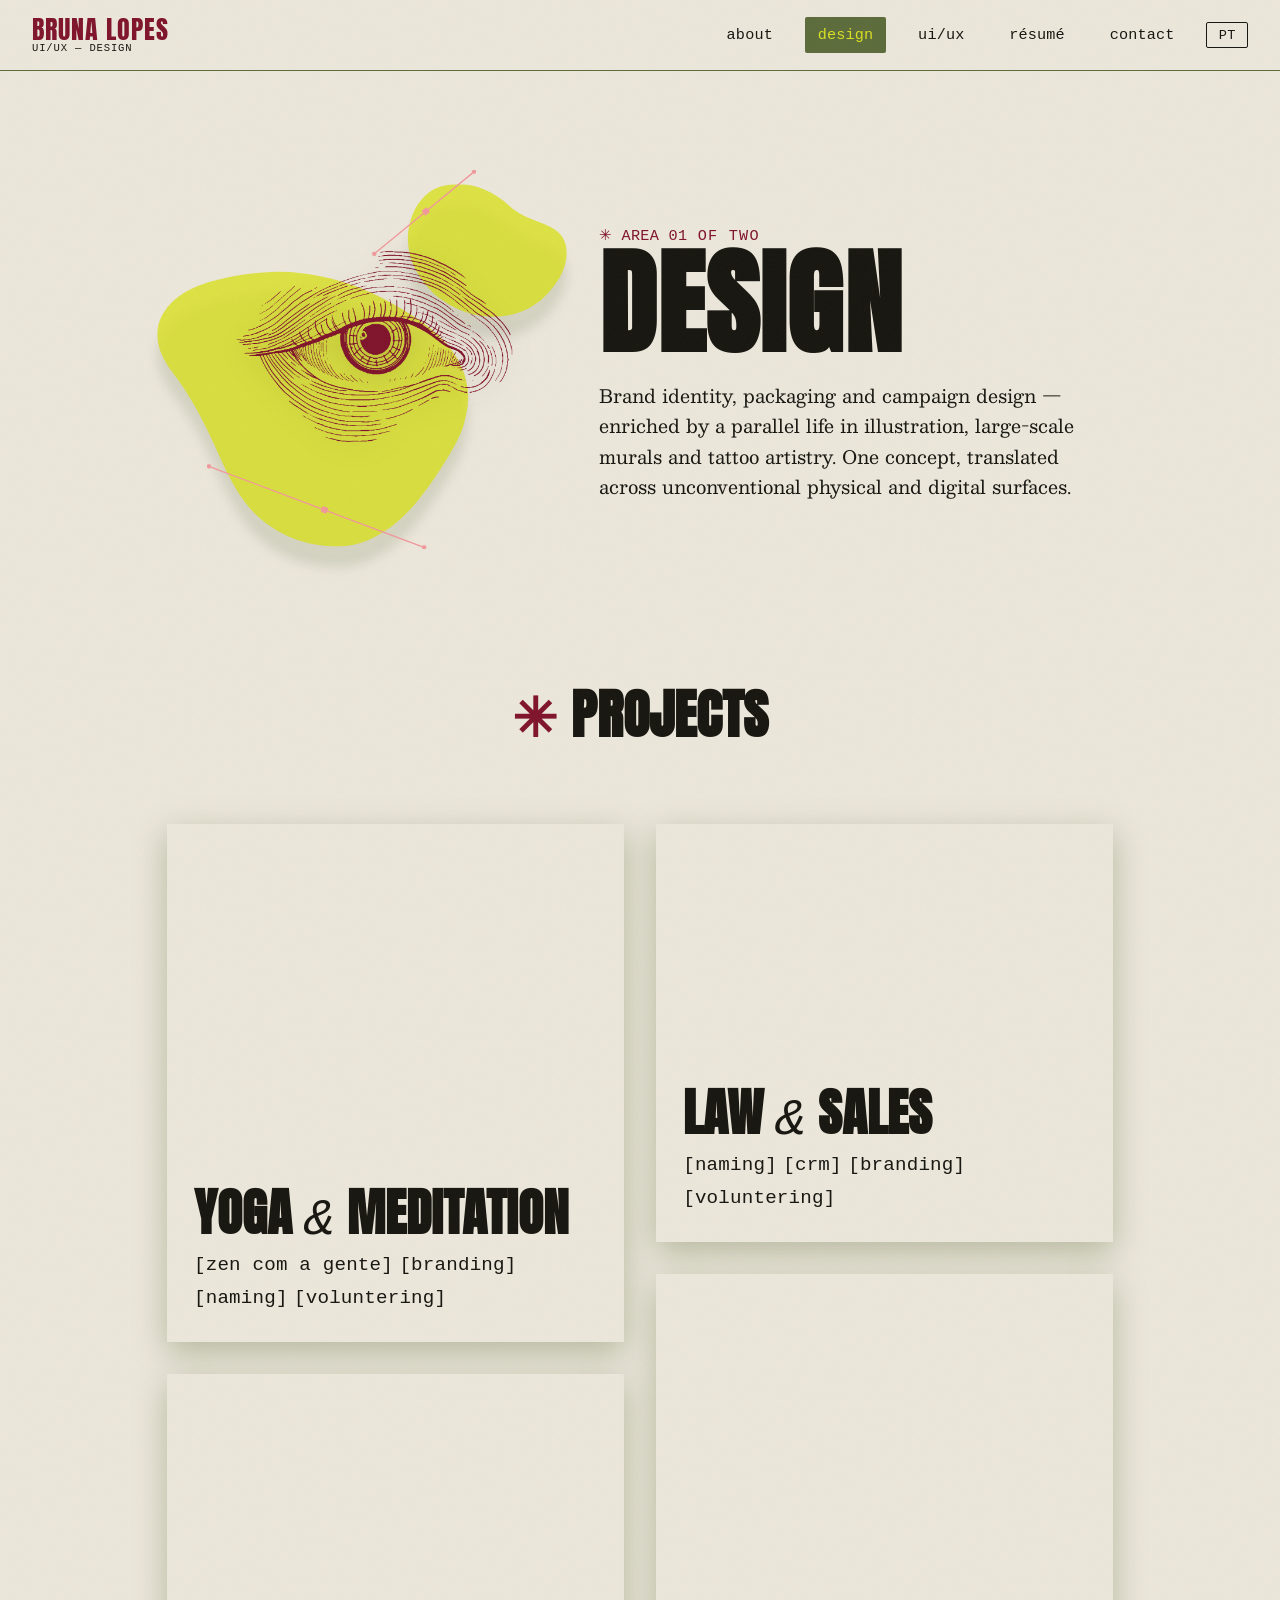
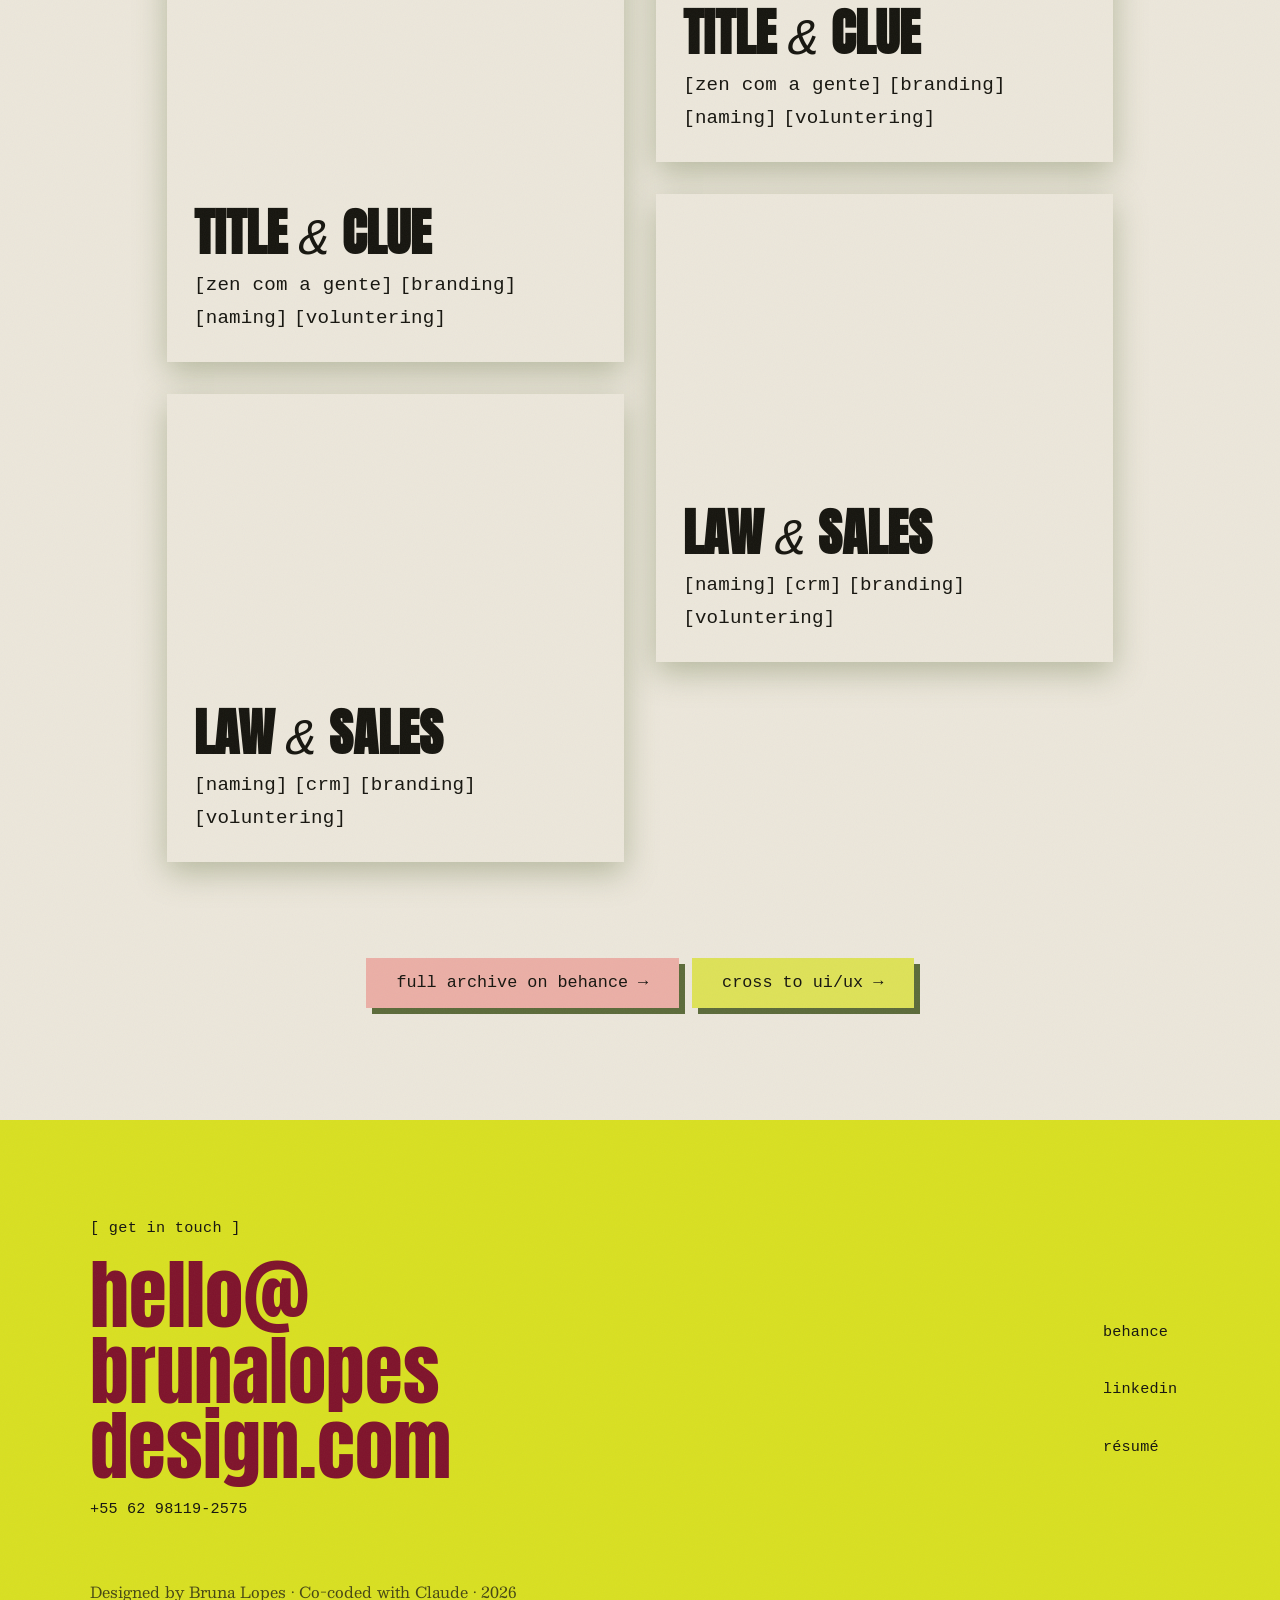
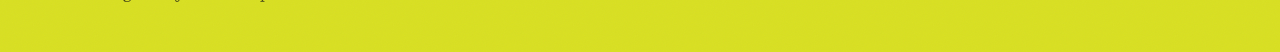
<file: design.html>
<!DOCTYPE html>
<html lang="en">
<head>
  <meta charset="UTF-8">
  <meta name="viewport" content="width=device-width, initial-scale=1.0">
  <title>Design — Bruna Lopes</title>
  <meta name="description" content="Graphic design, branding, illustration, murals and tattoo — the design side of Maria Bruna Lopes' portfolio.">
  <link rel="preconnect" href="https://fonts.googleapis.com">
  <link rel="preconnect" href="https://fonts.gstatic.com" crossorigin>
  <link href="https://fonts.googleapis.com/css2?family=Anton&family=Besley:ital,wght@0,400;0,600;1,400&display=swap" rel="stylesheet">
  <link rel="stylesheet" href="css/style.css">
  <link rel="icon" href="data:image/svg+xml,<svg xmlns='http://www.w3.org/2000/svg' viewBox='0 0 16 16'><rect width='16' height='16' fill='%23f1989b'/><text x='2' y='13' font-family='monospace' font-size='13' font-weight='bold' fill='%237f132b'>D</text></svg>">
</head>
<body class="page-design">

  <header class="site-header">
    <a class="logo" href="index.html">
      <span class="logo-name">Bruna Lopes</span>
      <span class="logo-sub">ui/ux — design</span>
    </a>
    <nav class="site-nav">
      <a href="index.html#about" data-i18n="nav.about">About</a>
      <a href="design.html" aria-current="page" data-i18n="nav.design">Design</a>
      <a href="uiux.html" data-i18n="nav.uiux">UI/UX</a>
      <a href="index.html#resume" data-i18n="nav.resume">Résumé</a>
      <a href="index.html#contact" class="nav-cta" data-i18n="nav.contact">Contact</a>
      <button type="button" class="lang-toggle" data-lang-toggle aria-label="Switch to Portuguese">PT</button>
    </nav>
  </header>

  <!-- ============ PAGE HERO ============ -->
  <section class="page-hero">
    <div class="ph-split">
      <div class="ph-illustration">
        <img class="ph-blob" src="img/blob-hero-design.svg" alt="" aria-hidden="true" data-depth="0.12" data-scale-in="1.05" data-scale-to="0.98" data-scale-trigger="page" data-scale-range="400">
        <img class="ph-figure" src="img/olho-design-hero.png" alt="Illustrated eye artwork, from Bruna's authorial illustration and tattoo practice" data-i18n-attr="alt:des.figure_alt" data-depth="0.3" data-scale-in="0.94" data-scale-to="1.03" data-scale-trigger="page" data-scale-range="400">
        <img class="ph-beziers" src="img/beziers-design-hero.svg" alt="" aria-hidden="true" data-depth="0.55" data-scale-in="0.85" data-scale-to="1.1" data-scale-trigger="page" data-scale-range="400">
      </div>
      <div class="ph-copy">
        <p class="hero-kicker" data-i18n="des.hero_kicker"><span class="px">✳ area 01</span> of two</p>
        <h1 class="page-title">Design</h1>
        <p class="page-lede" data-i18n="des.page_lede">Brand identity, packaging and campaign design — enriched by a parallel life in illustration, large-scale murals and tattoo artistry. One concept, translated across unconventional physical and digital surfaces.</p>
      </div>
    </div>
  </section>

  <!-- ============ PROJECTS ============ -->
  <main class="projects">
    <h2 class="areas-title reveal" data-i18n="des.projects_title"><span class="px">✳</span> Projects</h2>

    <div class="case-collage">
      <div class="case case--1 reveal">
        <div class="case-thumb"></div>
        <div class="case-tag">
          <img class="case-tag-shape" src="img/design-blob-01.svg" alt="" aria-hidden="true">
          <div class="case-tag-content">
            <h3 class="case-tag-title">Yoga <span class="amp">&amp;</span> Meditation</h3>
            <ul class="case-tag-list">
              <li>[zen com a gente]</li>
              <li>[branding]</li>
              <li>[naming]</li>
              <li>[voluntering]</li>
            </ul>
          </div>
        </div>
      </div>

      <div class="case case--2 reveal">
        <div class="case-tag">
          <img class="case-tag-shape" src="img/design-blob-02.svg" alt="" aria-hidden="true">
          <div class="case-tag-content">
            <h3 class="case-tag-title">Law <span class="amp">&amp;</span> Sales</h3>
            <ul class="case-tag-list">
              <li>[naming]</li>
              <li>[crm]</li>
              <li>[branding]</li>
              <li>[voluntering]</li>
            </ul>
          </div>
        </div>
        <div class="case-thumb"></div>
      </div>

      <div class="case case--3 reveal">
        <div class="case-thumb"></div>
        <div class="case-tag">
          <img class="case-tag-shape" src="img/design-blob-03.svg" alt="" aria-hidden="true">
          <div class="case-tag-content">
            <h3 class="case-tag-title">Title <span class="amp">&amp;</span> Clue</h3>
            <ul class="case-tag-list">
              <li>[zen com a gente]</li>
              <li>[branding]</li>
              <li>[naming]</li>
              <li>[voluntering]</li>
            </ul>
          </div>
        </div>
      </div>

      <div class="case case--4 reveal">
        <div class="case-tag">
          <img class="case-tag-shape" src="img/design-blob-04.svg" alt="" aria-hidden="true">
          <div class="case-tag-content">
            <h3 class="case-tag-title">Title <span class="amp">&amp;</span> Clue</h3>
            <ul class="case-tag-list">
              <li>[zen com a gente]</li>
              <li>[branding]</li>
              <li>[naming]</li>
              <li>[voluntering]</li>
            </ul>
          </div>
        </div>
        <div class="case-thumb"></div>
      </div>

      <div class="case case--5 reveal">
        <div class="case-thumb"></div>
        <div class="case-tag">
          <img class="case-tag-shape" src="img/design-blob-05.svg" alt="" aria-hidden="true">
          <div class="case-tag-content">
            <h3 class="case-tag-title">Law <span class="amp">&amp;</span> Sales</h3>
            <ul class="case-tag-list">
              <li>[naming]</li>
              <li>[crm]</li>
              <li>[branding]</li>
              <li>[voluntering]</li>
            </ul>
          </div>
        </div>
      </div>

      <div class="case case--6 reveal">
        <div class="case-thumb"></div>
        <div class="case-tag">
          <img class="case-tag-shape" src="img/design-blob-05.svg" alt="" aria-hidden="true">
          <div class="case-tag-content">
            <h3 class="case-tag-title">Law <span class="amp">&amp;</span> Sales</h3>
            <ul class="case-tag-list">
              <li>[naming]</li>
              <li>[crm]</li>
              <li>[branding]</li>
              <li>[voluntering]</li>
            </ul>
          </div>
        </div>
      </div>
    </div>

    <div class="hero-actions center reveal">
      <a class="hbtn hbtn-rosa" href="https://www.behance.net/mariabrunalopes" target="_blank" rel="noopener" data-i18n="des.cta_behance">Full archive on Behance <span class="px">→</span></a>
      <a class="hbtn hbtn-lima" href="uiux.html" data-i18n="des.cta_uiux">Cross to UI/UX <span class="px">→</span></a>
    </div>
  </main>

  <footer class="site-footer" id="contact">
    <div class="f-content">
      <p class="f-kicker px" data-i18n="footer.tag">[ get in touch ]</p>
      <div class="f-mail-row">
        <div class="f-mail-col">
          <a class="f-mail" href="mailto:hello@brunalopesdesign.com">hello@<br>brunalopes<br>design.com</a>
          <a class="f-phone" href="tel:+5562981192575">+55 62 98119-2575</a>
        </div>
        <div class="f-links">
          <a href="https://www.behance.net/mariabrunalopes" target="_blank" rel="noopener" data-i18n="footer.behance">Behance</a>
          <a href="https://www.linkedin.com/in/maria-bruna-lopes" target="_blank" rel="noopener" data-i18n="footer.linkedin">LinkedIn</a>
          <a href="index.html#resume" data-i18n="footer.resume">Résumé</a>
        </div>
      </div>
      <p class="f-note" data-i18n="footer.note.pages">Designed & hand-coded by Bruna Lopes ✠ MMXXVI</p>
    </div>
  </footer>

  <script src="js/i18n.js"></script>
  <script src="js/main.js"></script>
</body>
</html>
</file>
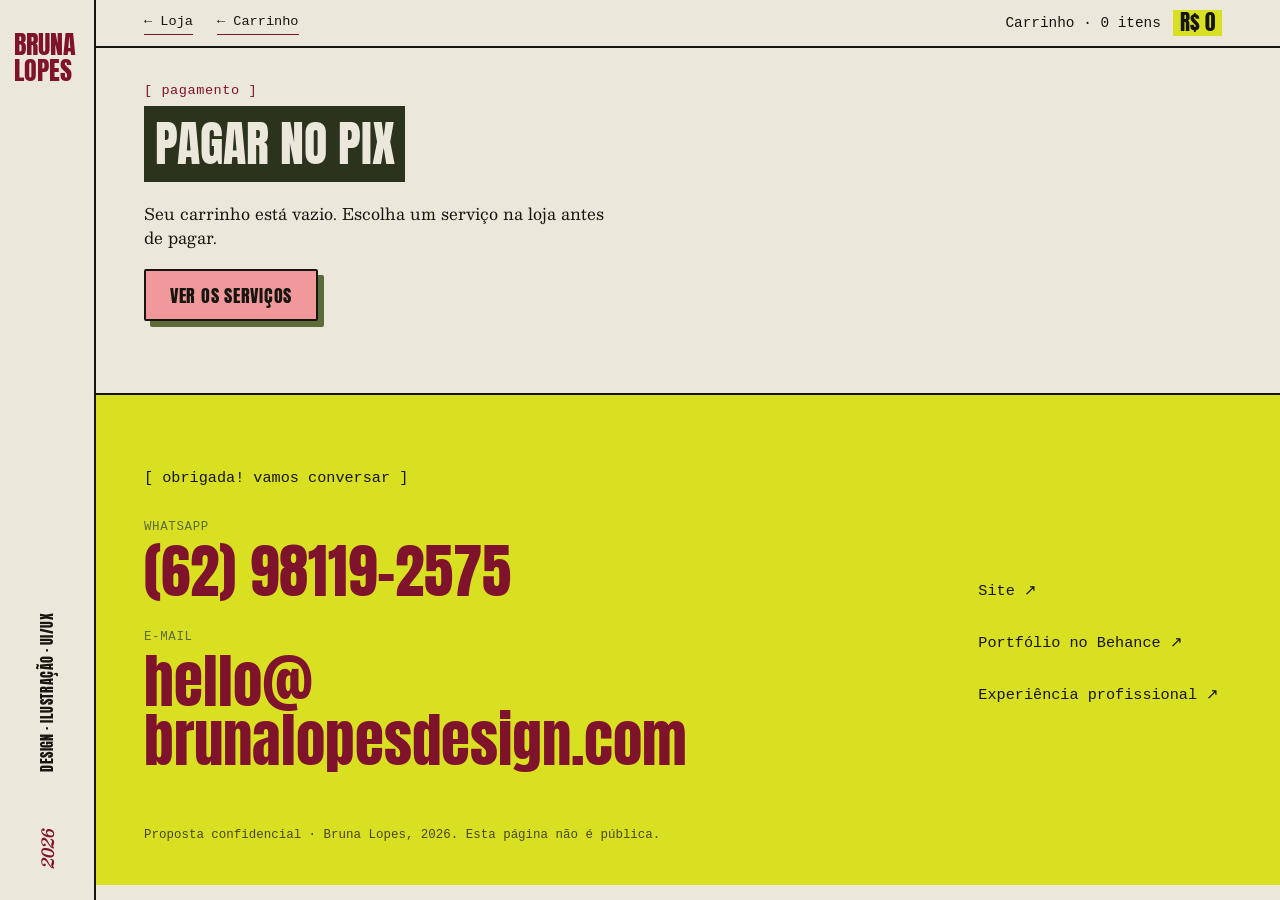
<file: pagamento.html>
<!DOCTYPE html>
<html lang="pt-BR">
<head>
  <meta charset="UTF-8">
  <meta name="viewport" content="width=device-width, initial-scale=1.0">
  <meta name="robots" content="noindex, nofollow, noarchive, nosnippet, noimageindex">
  <meta name="googlebot" content="noindex, nofollow">
  <title>Pagar no Pix — Loja — Bruna Lopes</title>
  <link rel="preconnect" href="https://fonts.googleapis.com">
  <link rel="preconnect" href="https://fonts.gstatic.com" crossorigin>
  <link href="https://fonts.googleapis.com/css2?family=Anton&family=Besley:ital,wght@0,400;0,600;1,400&display=swap" rel="stylesheet">
  <link rel="stylesheet" href="css/loja.css?v=8">
</head>
<body data-pagina="pagamento">
  <div id="app"></div>
  <noscript><p style="padding:24px;font-family:serif">Esta página precisa de JavaScript. Para pedir um orçamento, chame no WhatsApp (62) 98119-2575.</p></noscript>
  <script src="js/loja-data.js?v=8"></script>
  <script src="js/loja-core.js?v=8"></script>
  <script src="js/loja-ui.js?v=8"></script>
</body>
</html>
</file>
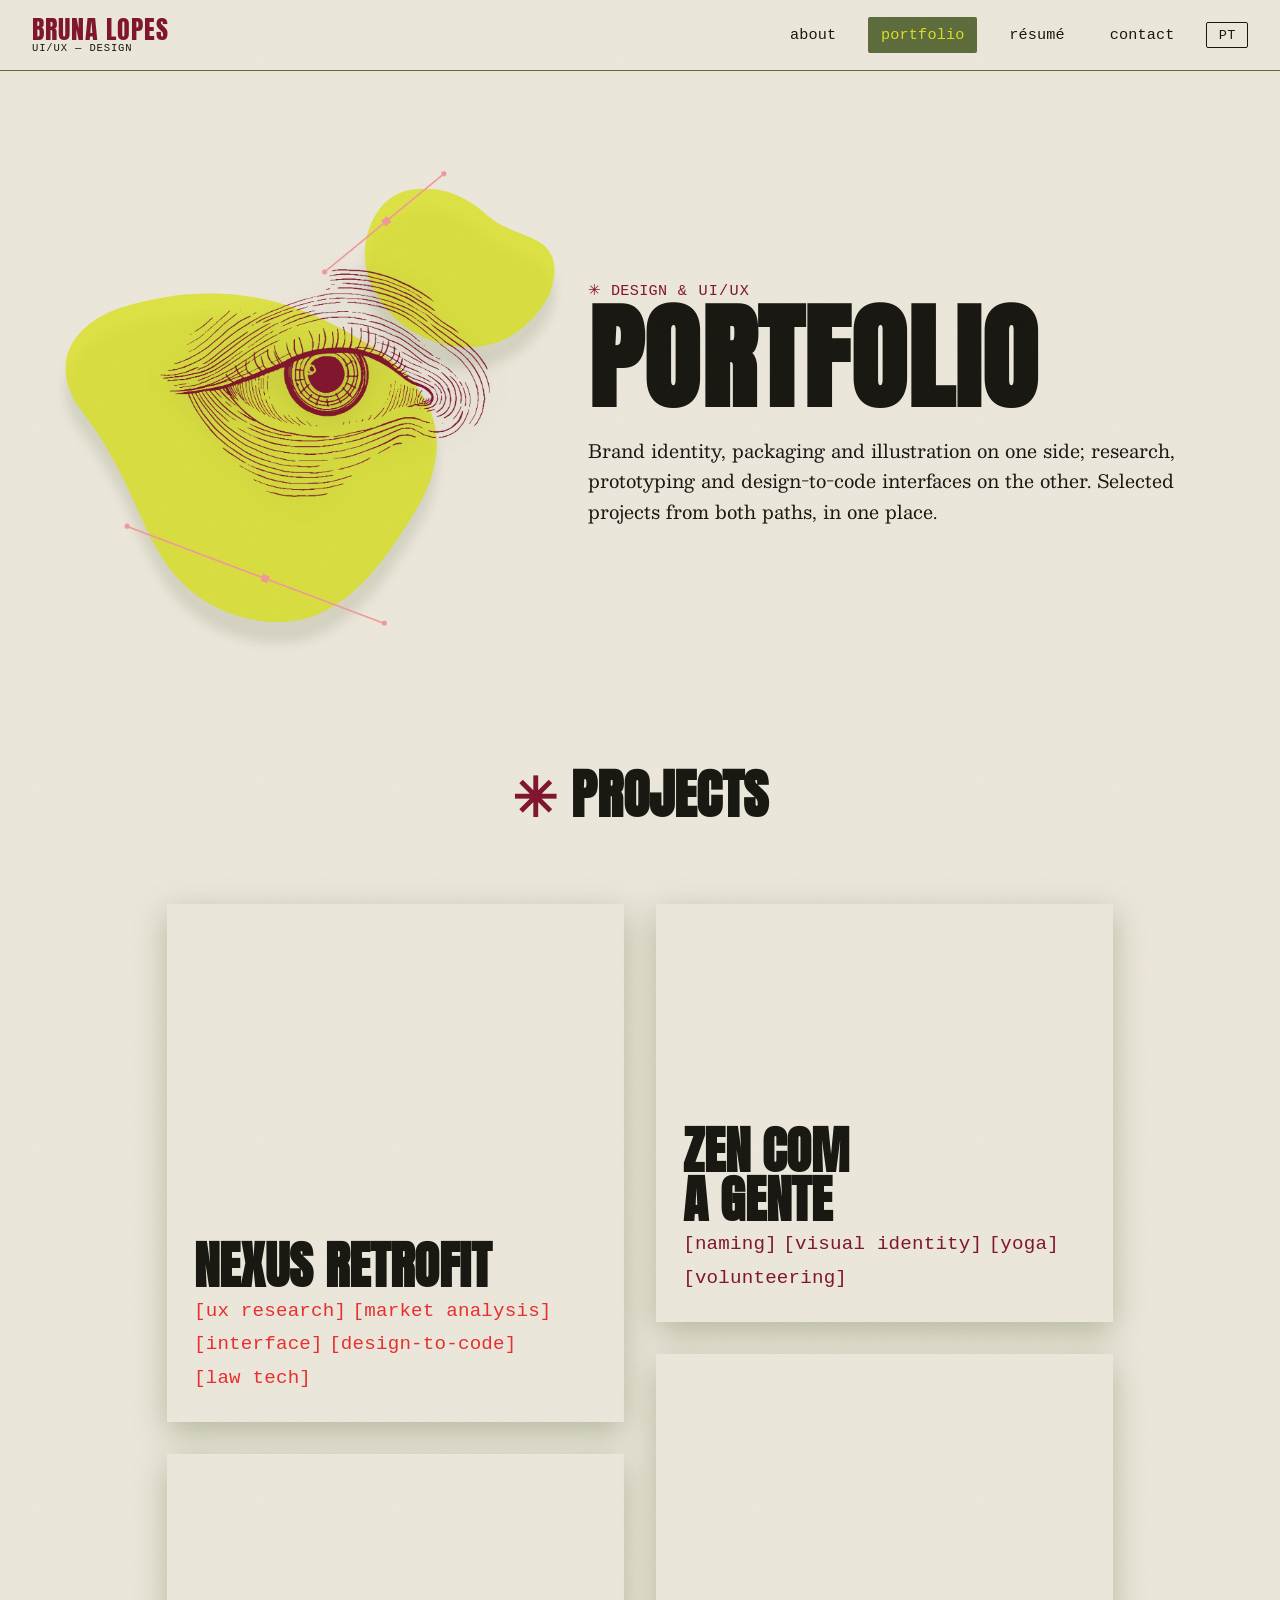
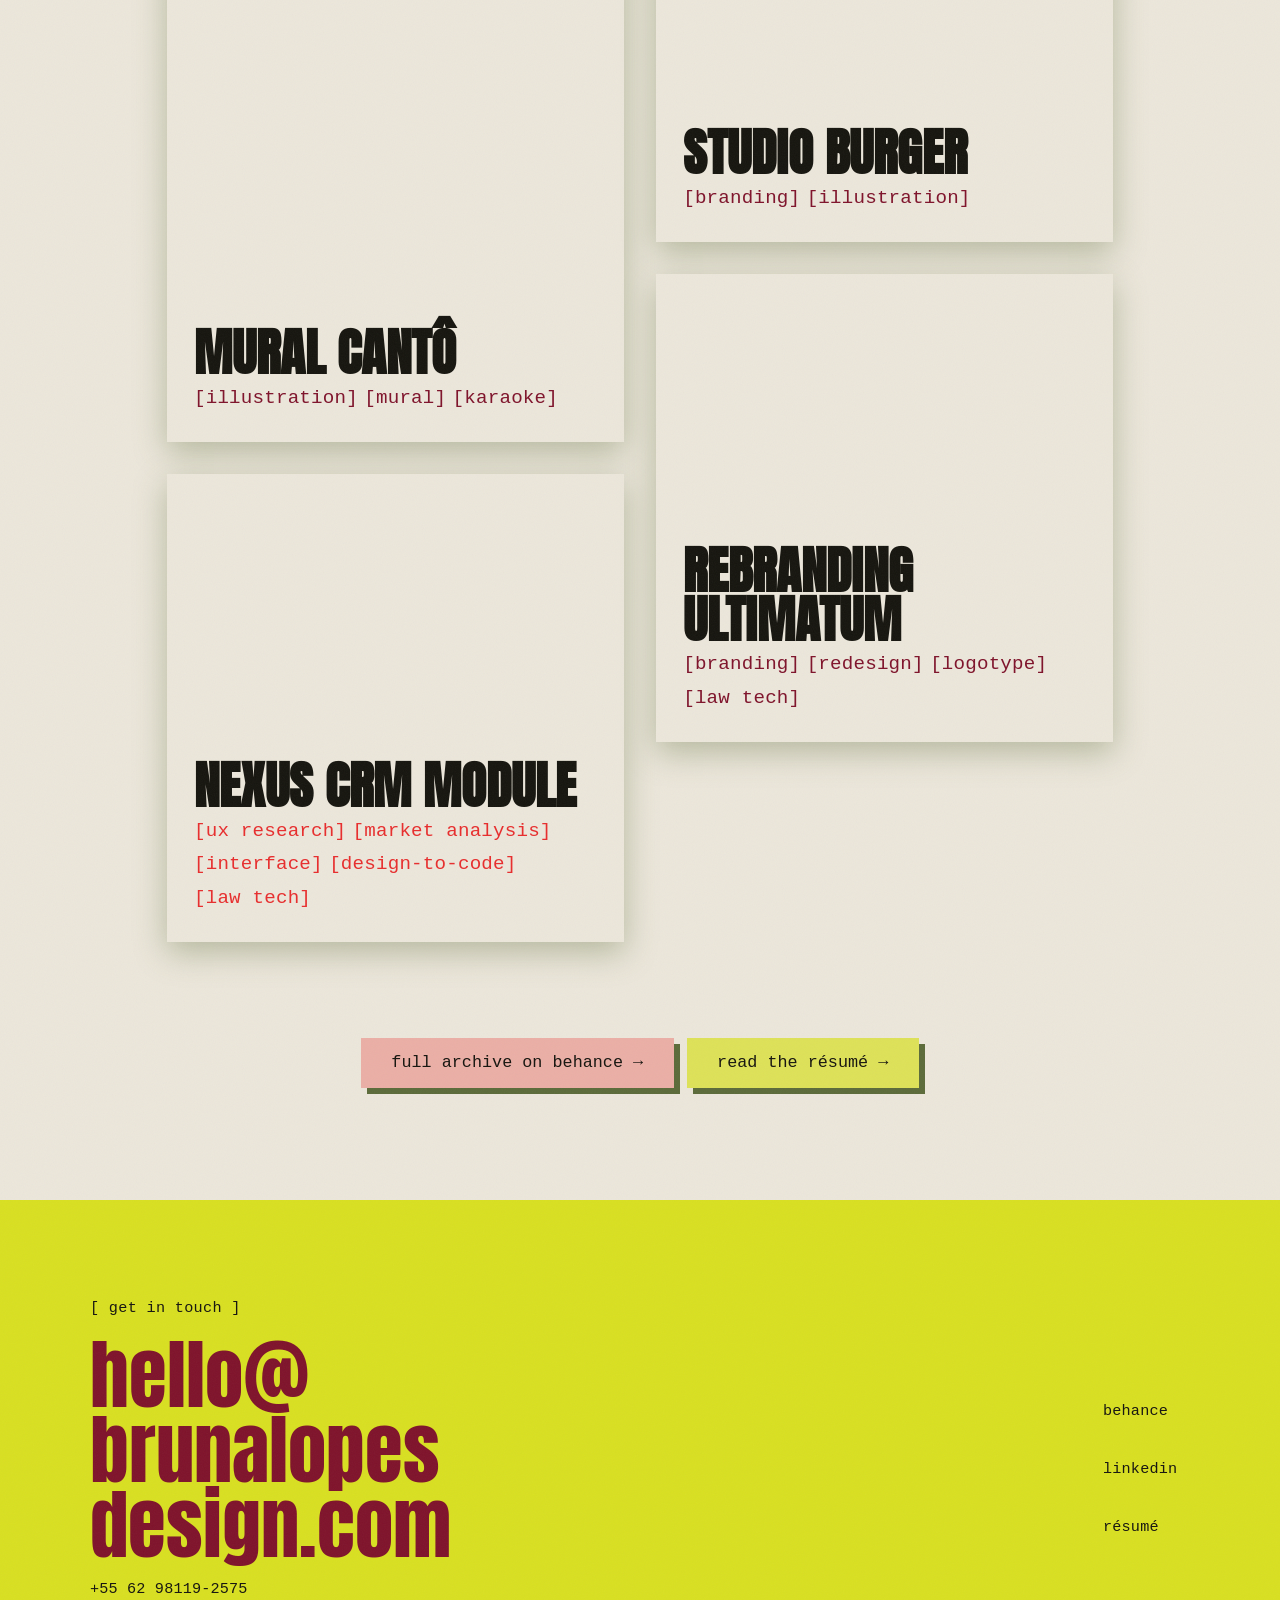
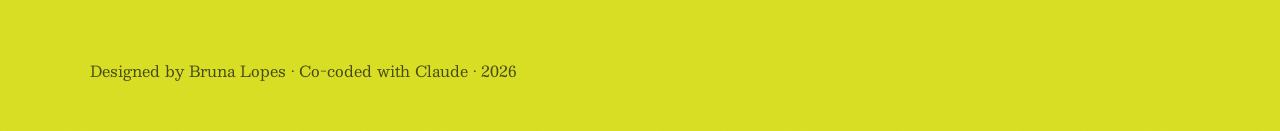
<file: portfolio-completo.html>
<!DOCTYPE html>
<!-- PORTFÓLIO COMPLETO (com os cards dos projetos) — ESCONDIDO por enquanto: nenhuma página linka para cá e o arquivo fica fora do deploy (.github/workflows/deploy.yml). Para reativar: renomeie para portfolio.html e tire a linha do exclude. -->
<html lang="en">
<head>
  <meta charset="UTF-8">
  <meta name="robots" content="noindex, nofollow">
  <meta name="viewport" content="width=device-width, initial-scale=1.0">
  <title>Portfolio — Bruna Lopes</title>
  <meta name="description" content="Selected projects by Maria Bruna Lopes — graphic design, branding and illustration alongside UI/UX and design-to-code.">
  <link rel="preconnect" href="https://fonts.googleapis.com">
  <link rel="preconnect" href="https://fonts.gstatic.com" crossorigin>
  <link href="https://fonts.googleapis.com/css2?family=Anton&family=Besley:ital,wght@0,400;0,600;1,400&display=swap" rel="stylesheet">
  <link rel="stylesheet" href="css/style.css?v=32">
  <link rel="icon" href="data:image/svg+xml,<svg xmlns='http://www.w3.org/2000/svg' viewBox='0 0 16 16'><rect width='16' height='16' fill='%23f1989b'/><text x='2' y='13' font-family='monospace' font-size='13' font-weight='bold' fill='%237f132b'>P</text></svg>">
</head>
<body>

  <header class="site-header">
    <a class="logo" href="index.html">
      <span class="logo-name">Bruna Lopes</span>
      <span class="logo-sub">ui/ux — design</span>
    </a>
    <nav class="site-nav">
      <a href="index.html#about" data-i18n="nav.about">About</a>
      <a href="portfolio.html" aria-current="page" data-i18n="nav.portfolio">Portfolio</a>
      <a href="index.html#resume" data-i18n="nav.resume">Résumé</a>
      <a href="index.html#contact" class="nav-cta" data-i18n="nav.contact">Contact</a>
      <button type="button" class="lang-toggle" data-lang-toggle aria-label="Switch to Portuguese">PT</button>
    </nav>
  </header>

  <!-- ============ PAGE HERO ============ -->
  <section class="page-hero page-hero--split">
    <div class="ph-split">
      <div class="ph-illustration">
        <img class="ph-blob" src="img/blob-hero-design.svg" alt="" aria-hidden="true" data-depth="0.12" data-scale-in="1.05" data-scale-to="0.98" data-scale-trigger="page" data-scale-range="400">
        <img class="ph-figure" src="img/olho-design-hero.png" alt="Illustrated eye artwork, from Bruna's authorial illustration and tattoo practice" data-i18n-attr="alt:port.figure_alt" data-depth="0.3" data-scale-in="0.94" data-scale-to="1.03" data-scale-trigger="page" data-scale-range="400">
        <img class="ph-beziers" src="img/beziers-design-hero.svg" alt="" aria-hidden="true" data-depth="0.55" data-scale-in="0.85" data-scale-to="1.1" data-scale-trigger="page" data-scale-range="400">
      </div>
      <div class="ph-copy">
        <p class="hero-kicker" data-i18n="port.hero_kicker"><span class="px">✳ design</span> &amp; ui/ux</p>
        <h1 class="page-title" data-i18n="port.title">Portfolio</h1>
        <p class="page-lede" data-i18n="port.page_lede">Brand identity, packaging and illustration on one side; research, prototyping and design-to-code interfaces on the other. Selected projects from both paths, in one place.</p>
      </div>
    </div>
  </section>

  <!-- ============ PROJECTS ============ -->
  <!-- Each .case is one project. The area modifier sets the blob + tag colour:
         case--design → rosa blob (img/design-blob-NN.svg), vinho tag text
         case--uiux   → lima blob (img/ux-ui-blob-NN.svg), melancia tag text
       The number (case--1…6) is the collage slot (position + blob shape); the
       colour follows the project's area — the shape colour is what tells the areas
       apart: rosa = design (1 Nexus excluded), lima = ui/ux. Desktop reading
       order: 1 · 6 · 2 · 3 · 4 · 5.
       Slots: 1 Nexus Retrofit (ui/ux) · 6 Rebranding Ultimatum · 2 Zen com a Gente ·
       3 Mural Cantô · 4 Studio Burger (design) · 5 Nexus CRM Module (ui/ux).
       Title = one line of text, no subtitle; .case-tag-list = skills/keywords.
       A project with a published case is an <a class="case …" href="cases/…">
       instead of a <div> — the whole card is the link. -->
  <main class="projects">
    <h2 class="areas-title reveal" data-i18n="port.projects_title"><span class="px">✳</span> Projects</h2>

    <div class="case-collage">
      <div class="case case--1 case--uiux reveal">
        <div class="case-thumb"></div>
        <div class="case-tag">
          <img class="case-tag-shape" src="img/ux-ui-blob-01.svg" alt="" aria-hidden="true">
          <div class="case-tag-content">
            <h3 class="case-tag-title">Nexus Retrofit</h3>
            <ul class="case-tag-list">
              <li data-i18n="port.tag.uxresearch">[ux research]</li>
              <li data-i18n="port.tag.market">[market analysis]</li>
              <li>[interface]</li>
              <li data-i18n="port.tag.d2c">[design-to-code]</li>
              <li data-i18n="port.tag.lawtech">[law tech]</li>
            </ul>
          </div>
        </div>
      </div>

      <div class="case case--2 case--design reveal">
        <div class="case-tag">
          <img class="case-tag-shape" src="img/design-blob-02.svg" alt="" aria-hidden="true">
          <div class="case-tag-content">
            <h3 class="case-tag-title">Zen com<br>a Gente</h3>
            <ul class="case-tag-list">
              <li>[naming]</li>
              <li data-i18n="port.tag.visualid">[visual identity]</li>
              <li>[yoga]</li>
              <li data-i18n="port.tag.volunteering">[volunteering]</li>
            </ul>
          </div>
        </div>
        <div class="case-thumb"></div>
      </div>

      <a class="case case--3 case--design reveal" href="cases/mural-canto/index.html">
        <div class="case-thumb"></div>
        <div class="case-tag">
          <img class="case-tag-shape" src="img/design-blob-03.svg" alt="" aria-hidden="true">
          <div class="case-tag-content">
            <h3 class="case-tag-title">Mural Cantô</h3>
            <ul class="case-tag-list">
              <li data-i18n="port.tag.illustration">[illustration]</li>
              <li>[mural]</li>
              <li data-i18n="port.tag.karaoke">[karaoke]</li>
            </ul>
          </div>
        </div>
      </a>

      <div class="case case--4 case--design reveal">
        <div class="case-tag">
          <img class="case-tag-shape" src="img/design-blob-04.svg" alt="" aria-hidden="true">
          <div class="case-tag-content">
            <h3 class="case-tag-title">Studio Burger</h3>
            <ul class="case-tag-list">
              <li>[branding]</li>
              <li data-i18n="port.tag.illustration">[illustration]</li>
            </ul>
          </div>
        </div>
        <div class="case-thumb"></div>
      </div>

      <div class="case case--5 case--uiux reveal">
        <div class="case-thumb"></div>
        <div class="case-tag">
          <img class="case-tag-shape" src="img/ux-ui-blob-05.svg" alt="" aria-hidden="true">
          <div class="case-tag-content">
            <h3 class="case-tag-title" data-i18n="port.case5.title">Nexus CRM Module</h3>
            <ul class="case-tag-list">
              <li data-i18n="port.tag.uxresearch">[ux research]</li>
              <li data-i18n="port.tag.market">[market analysis]</li>
              <li>[interface]</li>
              <li data-i18n="port.tag.d2c">[design-to-code]</li>
              <li data-i18n="port.tag.lawtech">[law tech]</li>
            </ul>
          </div>
        </div>
      </div>

      <a class="case case--6 case--design reveal" href="cases/ultimatum/index.html">
        <div class="case-thumb"></div>
        <div class="case-tag">
          <img class="case-tag-shape" src="img/design-blob-05.svg" alt="" aria-hidden="true">
          <div class="case-tag-content">
            <h3 class="case-tag-title">Rebranding Ultimatum</h3>
            <ul class="case-tag-list">
              <li>[branding]</li>
              <li>[redesign]</li>
              <li data-i18n="port.tag.logotype">[logotype]</li>
              <li data-i18n="port.tag.lawtech">[law tech]</li>
            </ul>
          </div>
        </div>
      </a>
    </div>

    <div class="hero-actions center reveal">
      <a class="hbtn hbtn-rosa" href="https://www.behance.net/mariabrunalopes" target="_blank" rel="noopener" data-i18n="port.cta_behance">Full archive on Behance <span class="px">→</span></a>
      <a class="hbtn hbtn-lima" href="index.html#resume" data-i18n="port.cta_resume">Read the résumé <span class="px">→</span></a>
    </div>
  </main>

  <footer class="site-footer" id="contact">
    <div class="f-content">
      <p class="f-kicker px" data-i18n="footer.tag">[ get in touch ]</p>
      <div class="f-mail-row">
        <div class="f-mail-col">
          <a class="f-mail" href="mailto:hello@brunalopesdesign.com">hello@<br>brunalopes<br>design.com</a>
          <a class="f-phone" href="tel:+5562981192575">+55 62 98119-2575</a>
        </div>
        <div class="f-links">
          <a href="https://www.behance.net/mariabrunalopes" target="_blank" rel="noopener" data-i18n="footer.behance">Behance</a>
          <a href="https://www.linkedin.com/in/maria-bruna-lopes" target="_blank" rel="noopener" data-i18n="footer.linkedin">LinkedIn</a>
          <a href="index.html#resume" data-i18n="footer.resume">Résumé</a>
        </div>
      </div>
      <p class="f-note" data-i18n="footer.note.pages">Designed by Bruna Lopes · Co-coded with Claude · 2026</p>
    </div>
  </footer>

  <script src="js/i18n.js?v=4"></script>
  <script src="js/main.js?v=4"></script>
</body>
</html>
</file>
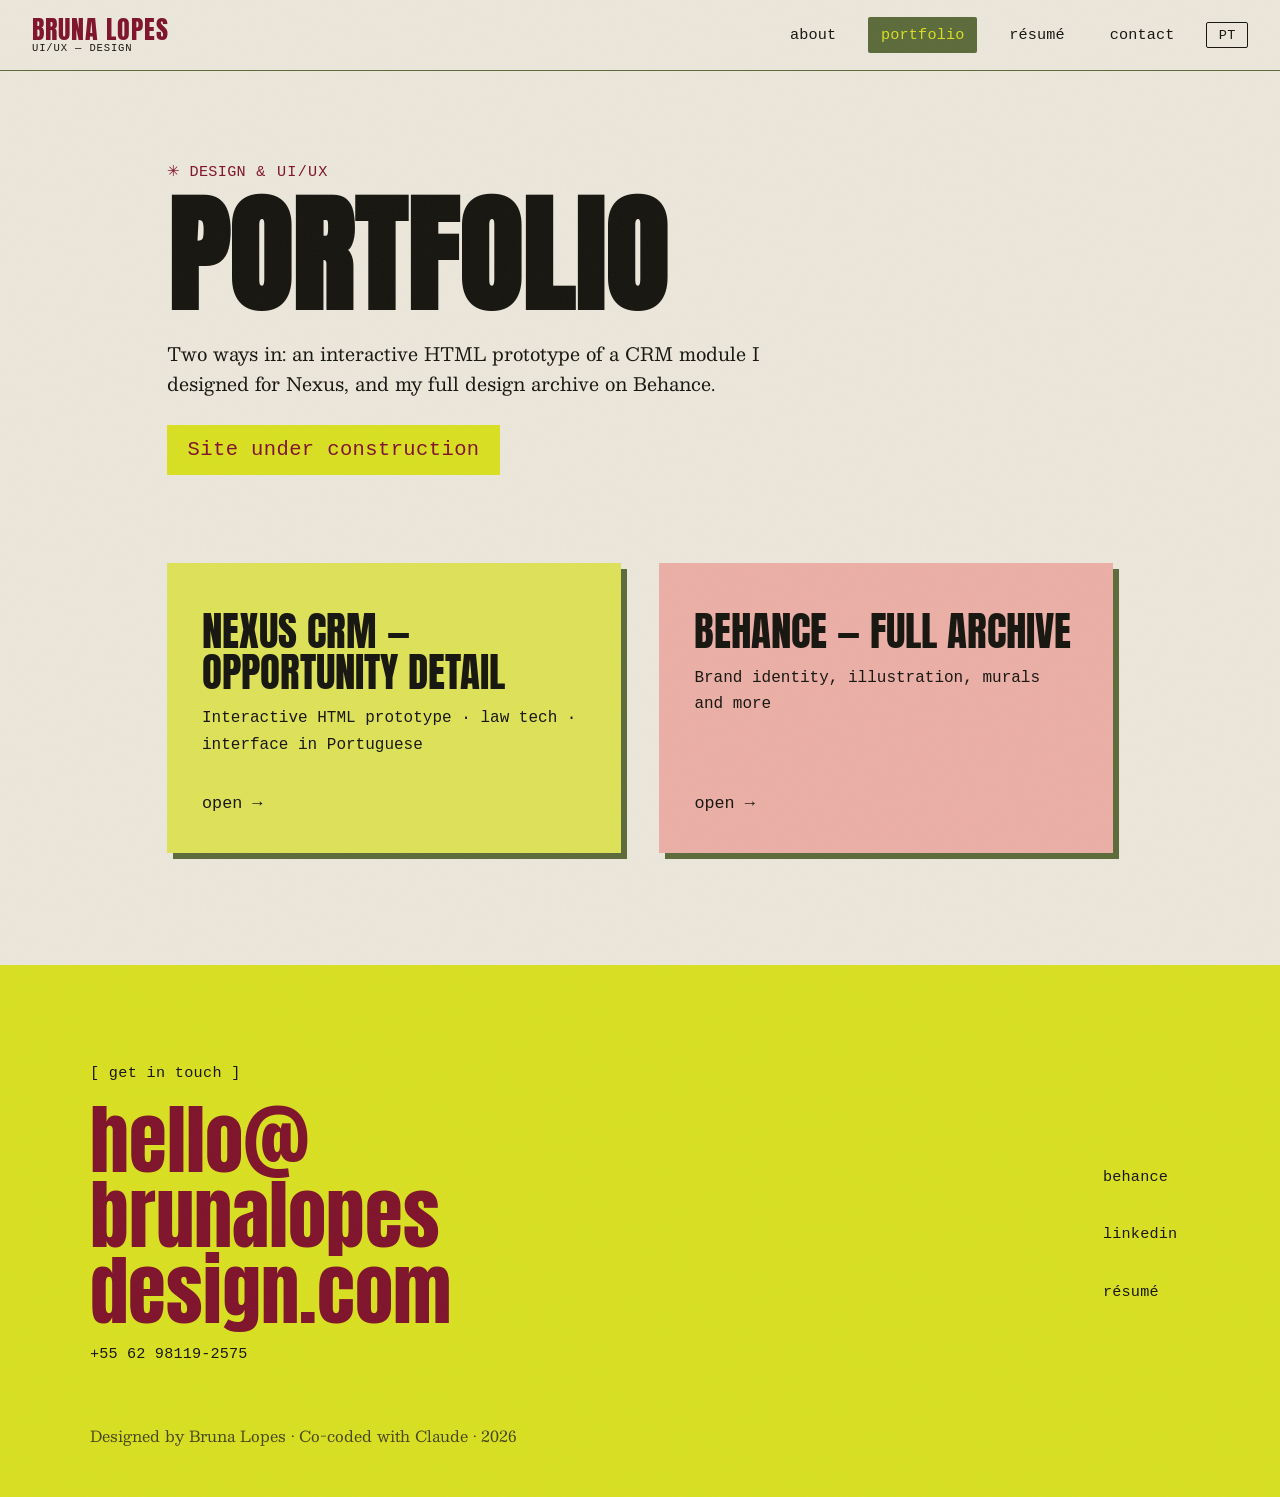
<file: portfolio.html>
<!DOCTYPE html>
<html lang="en">
<head>
  <meta charset="UTF-8">
  <meta name="viewport" content="width=device-width, initial-scale=1.0">
  <title>Portfolio — Bruna Lopes</title>
  <meta name="description" content="Selected work by Maria Bruna Lopes — an interactive CRM prototype and the full design archive on Behance.">
  <link rel="preconnect" href="https://fonts.googleapis.com">
  <link rel="preconnect" href="https://fonts.gstatic.com" crossorigin>
  <link href="https://fonts.googleapis.com/css2?family=Anton&family=Besley:ital,wght@0,400;0,600;1,400&display=swap" rel="stylesheet">
  <link rel="stylesheet" href="css/style.css?v=32">
  <link rel="icon" href="data:image/svg+xml,<svg xmlns='http://www.w3.org/2000/svg' viewBox='0 0 16 16'><rect width='16' height='16' fill='%23f1989b'/><text x='2' y='13' font-family='monospace' font-size='13' font-weight='bold' fill='%237f132b'>P</text></svg>">
</head>
<body>

  <header class="site-header">
    <a class="logo" href="index.html">
      <span class="logo-name">Bruna Lopes</span>
      <span class="logo-sub">ui/ux — design</span>
    </a>
    <nav class="site-nav">
      <a href="index.html#about" data-i18n="nav.about">About</a>
      <a href="portfolio.html" aria-current="page" data-i18n="nav.portfolio">Portfolio</a>
      <a href="index.html#resume" data-i18n="nav.resume">Résumé</a>
      <a href="index.html#contact" class="nav-cta" data-i18n="nav.contact">Contact</a>
      <button type="button" class="lang-toggle" data-lang-toggle aria-label="Switch to Portuguese">PT</button>
    </nav>
  </header>

  <!-- ============ PAGE HERO ============ -->
  <!-- Versão enxuta: só dois links externos. A página completa, com os cards dos
       projetos, está guardada em portfolio-completo.html (escondida; fora do deploy). -->
  <section class="page-hero">
    <p class="hero-kicker" data-i18n="port.hero_kicker"><span class="px">✳ design</span> &amp; ui/ux</p>
    <h1 class="page-title" data-i18n="port.title">Portfolio</h1>
    <p class="page-lede" data-i18n="port.simple.lede">Two ways in: an interactive HTML prototype of a CRM module I designed for Nexus, and my full design archive on Behance.</p>
    <p class="pf-note" role="status" data-i18n="idx.hero.construction">Site under construction</p>
  </section>

  <!-- ============ LINKS ============ -->
  <main class="pf-links">
    <a class="hbtn hbtn-lima pf-link reveal" href="https://prototipos-nexus.netlify.app/views/detalhe-oportunidade.html" target="_blank" rel="noopener">
      <span class="pf-link-title" data-i18n="port.link1.title">Nexus CRM — opportunity detail</span>
      <span class="pf-link-desc" data-i18n="port.link1.desc">Interactive HTML prototype · law tech · interface in Portuguese</span>
      <span class="pf-link-go" data-i18n="port.link.go">open <span class="px">→</span></span>
    </a>

    <a class="hbtn hbtn-rosa pf-link reveal" href="https://www.behance.net/mariabrunalopes" target="_blank" rel="noopener">
      <span class="pf-link-title" data-i18n="port.link2.title">Behance — full archive</span>
      <span class="pf-link-desc" data-i18n="port.link2.desc">Brand identity, illustration, murals and more</span>
      <span class="pf-link-go" data-i18n="port.link.go">open <span class="px">→</span></span>
    </a>
  </main>

  <footer class="site-footer" id="contact">
    <div class="f-content">
      <p class="f-kicker px" data-i18n="footer.tag">[ get in touch ]</p>
      <div class="f-mail-row">
        <div class="f-mail-col">
          <a class="f-mail" href="mailto:hello@brunalopesdesign.com">hello@<br>brunalopes<br>design.com</a>
          <a class="f-phone" href="tel:+5562981192575">+55 62 98119-2575</a>
        </div>
        <div class="f-links">
          <a href="https://www.behance.net/mariabrunalopes" target="_blank" rel="noopener" data-i18n="footer.behance">Behance</a>
          <a href="https://www.linkedin.com/in/maria-bruna-lopes" target="_blank" rel="noopener" data-i18n="footer.linkedin">LinkedIn</a>
          <a href="index.html#resume" data-i18n="footer.resume">Résumé</a>
        </div>
      </div>
      <p class="f-note" data-i18n="footer.note.pages">Designed by Bruna Lopes · Co-coded with Claude · 2026</p>
    </div>
  </footer>

  <script src="js/i18n.js?v=4"></script>
  <script src="js/main.js?v=4"></script>
</body>
</html>
</file>
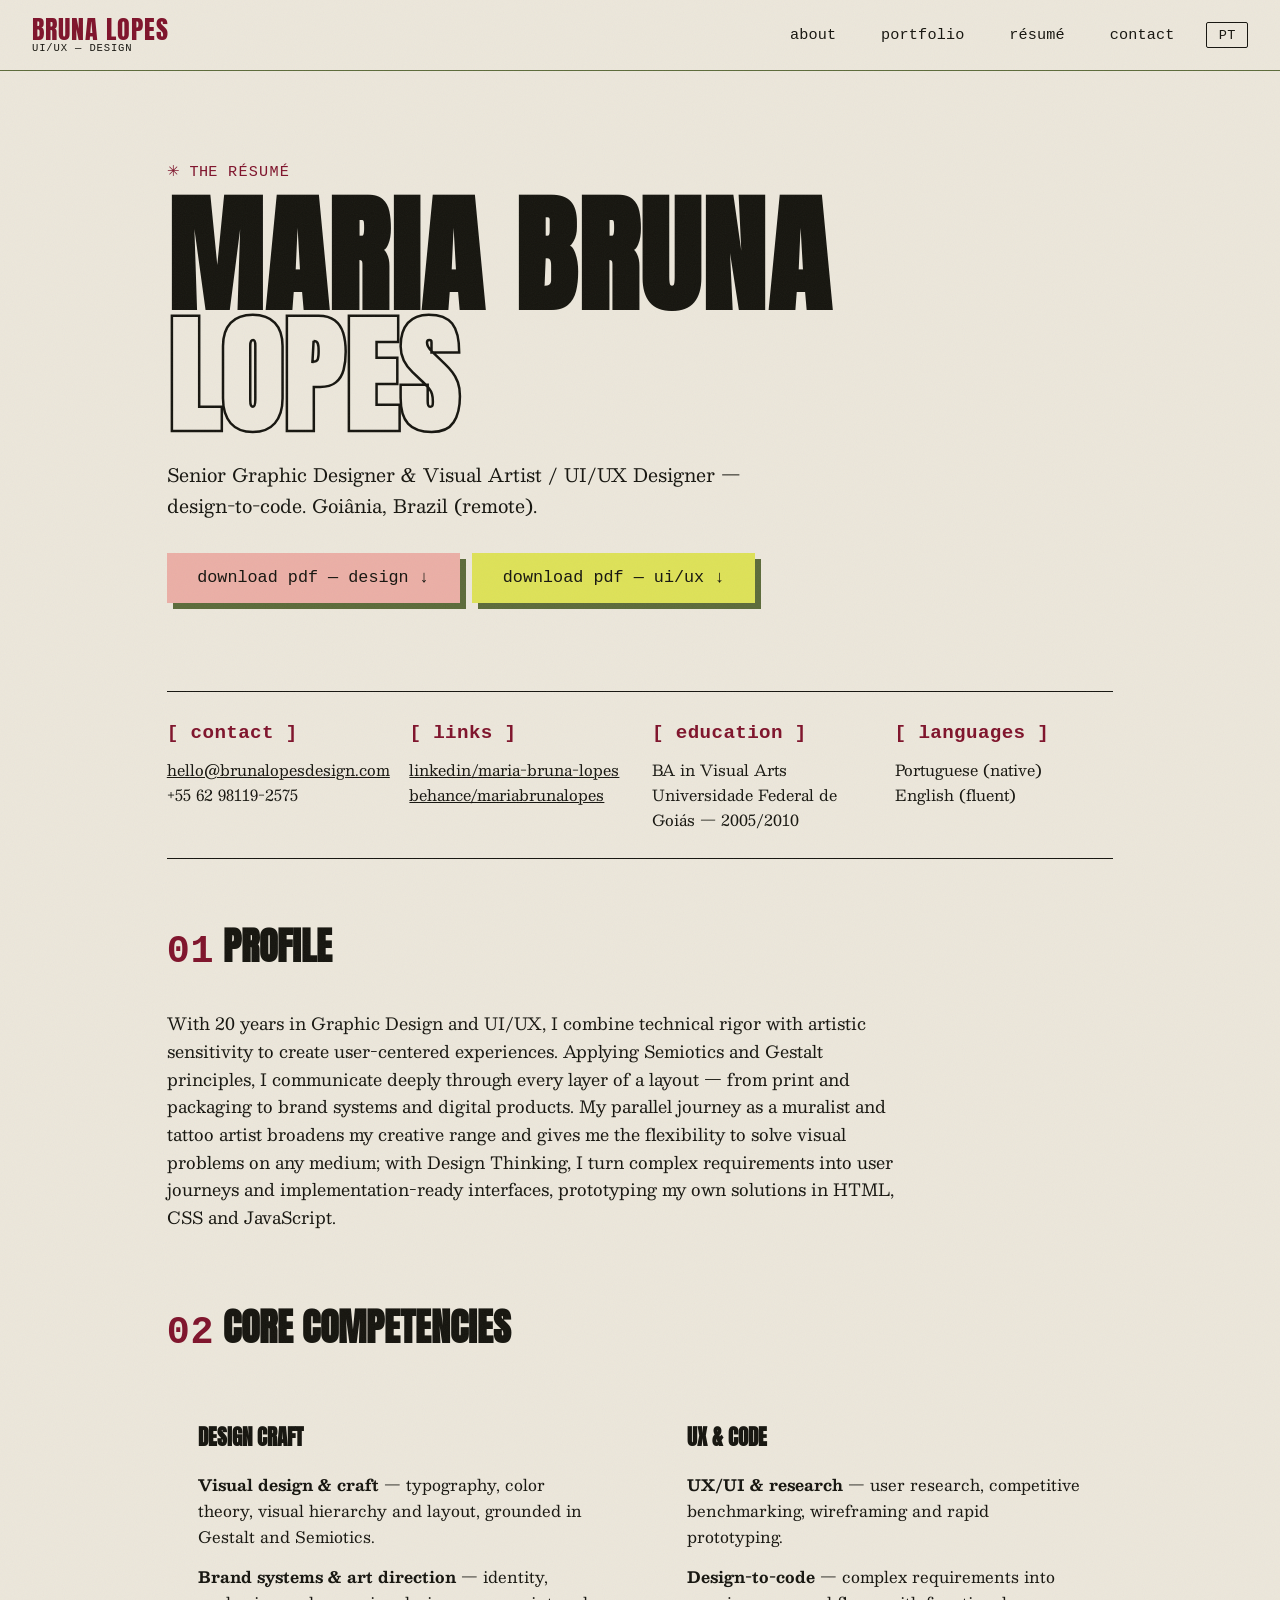
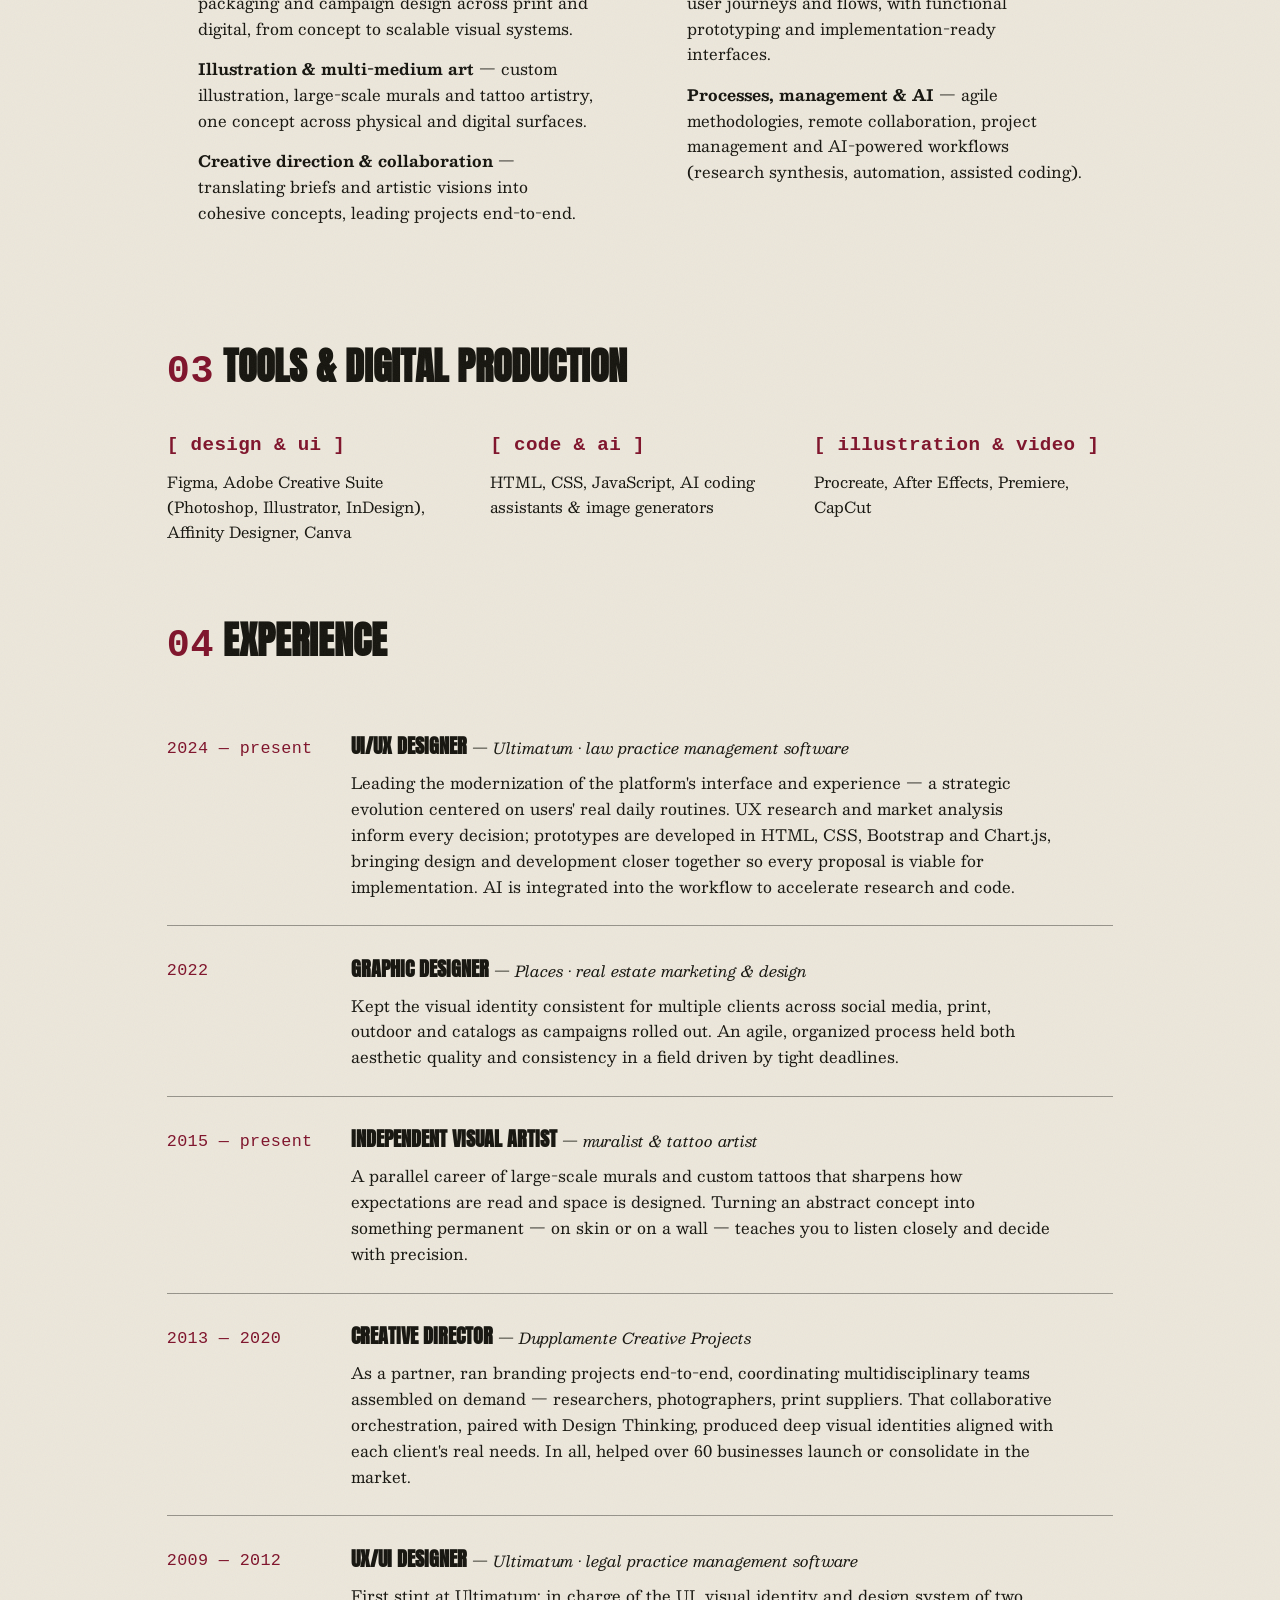
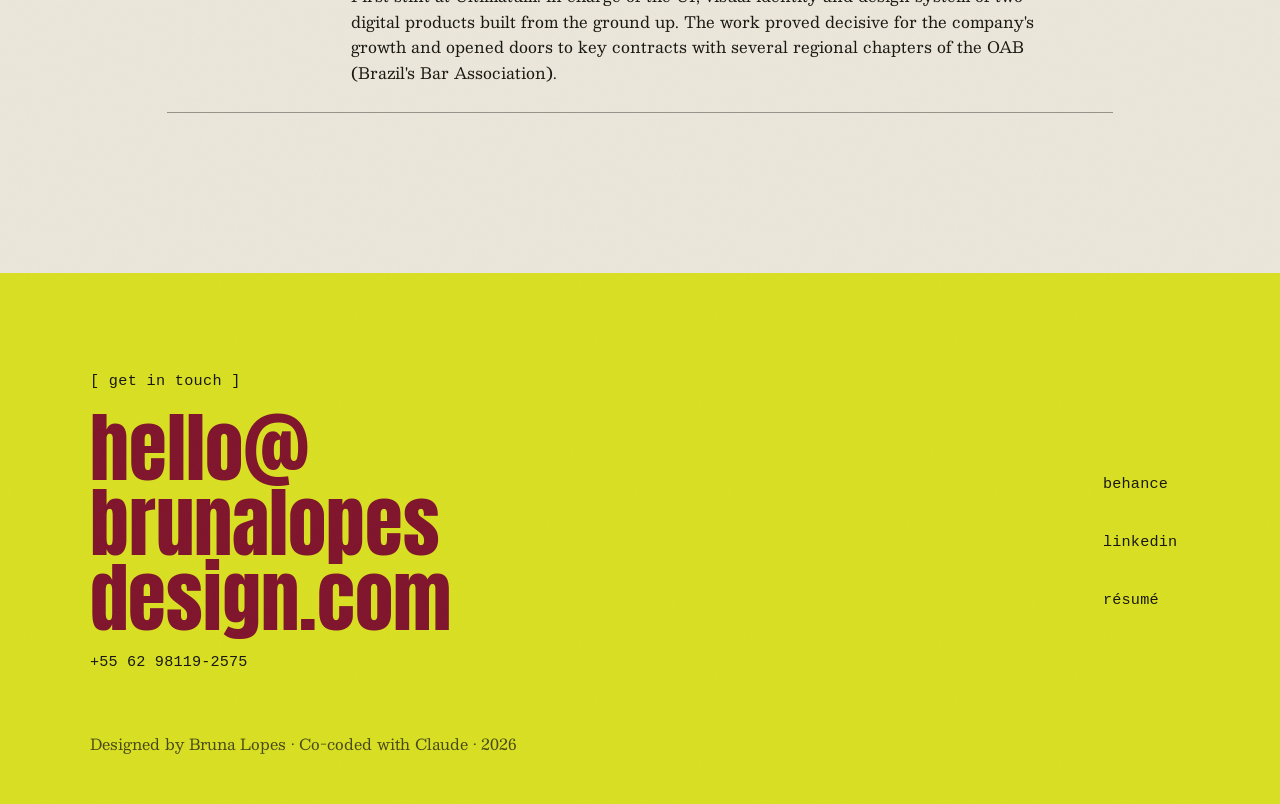
<file: resume.html>
<!DOCTYPE html>
<html lang="en">
<head>
  <meta charset="UTF-8">
  <meta name="viewport" content="width=device-width, initial-scale=1.0">
  <title data-i18n="res.title">Résumé — Bruna Lopes</title>
  <meta name="description" content="Maria Bruna Lopes — résumé. 20 years across graphic design, branding, illustration and UI/UX with design-to-code skills.">
  <link rel="preconnect" href="https://fonts.googleapis.com">
  <link rel="preconnect" href="https://fonts.gstatic.com" crossorigin>
  <link href="https://fonts.googleapis.com/css2?family=Anton&family=Besley:ital,wght@0,400;0,600;1,400&display=swap" rel="stylesheet">
  <link rel="stylesheet" href="css/style.css?v=32">
  <link rel="icon" href="data:image/svg+xml,<svg xmlns='http://www.w3.org/2000/svg' viewBox='0 0 16 16'><rect width='16' height='16' fill='%23d9e021'/><text x='2' y='13' font-family='monospace' font-size='13' font-weight='bold' fill='%237f132b'>B</text></svg>">
</head>
<body>

  <header class="site-header">
    <a class="logo" href="index.html">
      <span class="logo-name">Bruna Lopes</span>
      <span class="logo-sub">ui/ux — design</span>
    </a>
    <nav class="site-nav">
      <a href="index.html#about" data-i18n="nav.about">About</a>
      <a href="portfolio.html" data-i18n="nav.portfolio">Portfolio</a>
      <a href="index.html#resume" data-i18n="nav.resume">Résumé</a>
      <a href="index.html#contact" class="nav-cta" data-i18n="nav.contact">Contact</a>
      <button type="button" class="lang-toggle" data-lang-toggle aria-label="Switch to Portuguese">PT</button>
    </nav>
  </header>

  <!-- ============ PAGE HERO ============ -->
  <section class="page-hero">
    <p class="hero-kicker" data-i18n="res.hero_kicker"><span class="px">✳ the</span> Résumé</p>
    <h1 class="page-title">Maria Bruna <span class="outline">Lopes</span></h1>
    <p class="page-lede" data-i18n="res.page_lede">Senior Graphic Designer & Visual Artist / UI/UX Designer — design-to-code. Goiânia, Brazil (remote).</p>
    <div class="hero-actions">
      <a class="hbtn hbtn-rosa" data-i18n="res.download_design" data-cv-en="cv/maria-bruna-lopes-resume-design.pdf" data-cv-pt="cv/maria-bruna-lopes-resume-gdpt.pdf" href="cv/maria-bruna-lopes-resume-design.pdf" download>Download PDF — Design <span class="px">↓</span></a>
      <a class="hbtn hbtn-lima" data-i18n="res.download_uiux" data-cv-en="cv/maria-bruna-lopes-resume-uiux.pdf" data-cv-pt="cv/maria-bruna-lopes-resume-uxpt.pdf" href="cv/maria-bruna-lopes-resume-uiux.pdf" download>Download PDF — UI/UX <span class="px">↓</span></a>
    </div>
  </section>

  <!-- ============ CV BODY ============ -->
  <main class="cv">

    <div class="cv-meta reveal">
      <div><span class="cv-tag" data-i18n="tag.contact">[ contact ]</span><a href="mailto:hello@brunalopesdesign.com">hello@brunalopesdesign.com</a><br>+55 62 98119-2575</div>
      <div><span class="cv-tag" data-i18n="tag.links">[ links ]</span><a href="https://www.linkedin.com/in/maria-bruna-lopes" target="_blank" rel="noopener">linkedin/maria-bruna-lopes</a><br><a href="https://www.behance.net/mariabrunalopes" target="_blank" rel="noopener">behance/mariabrunalopes</a></div>
      <div><span class="cv-tag" data-i18n="tag.education">[ education ]</span><span data-i18n="res.education_value">BA in Visual Arts<br>Universidade Federal de Goiás — 2005/2010</span></div>
      <div><span class="cv-tag" data-i18n="tag.languages">[ languages ]</span><span data-i18n="res.languages_value">Portuguese (native)<br>English (fluent)</span></div>
    </div>

    <section class="cv-section reveal">
      <h2 class="cv-h" data-i18n="res.section01_h2"><span class="px">01</span> Profile</h2>
      <p data-i18n="res.profile_p">With 20 years in Graphic Design and UI/UX, I combine technical rigor with artistic sensitivity to create user-centered experiences. Applying Semiotics and Gestalt principles, I communicate deeply through every layer of a layout — from print and packaging to brand systems and digital products. My parallel journey as a muralist and tattoo artist broadens my creative range and gives me the flexibility to solve visual problems on any medium; with Design Thinking, I turn complex requirements into user journeys and implementation-ready interfaces, prototyping my own solutions in HTML, CSS and JavaScript.</p>
    </section>

    <section class="cv-section reveal">
      <h2 class="cv-h" data-i18n="res.section02_h2"><span class="px">02</span> Core competencies</h2>
      <div class="cv-grid">
        <div class="cv-card cv-card-rosa">
          <h3 data-i18n="res.design_title">Design craft</h3>
          <ul>
            <li data-i18n="res.design_li1"><strong>Visual design & craft</strong> — typography, color theory, visual hierarchy and layout, grounded in Gestalt and Semiotics.</li>
            <li data-i18n="res.design_li2"><strong>Brand systems & art direction</strong> — identity, packaging and campaign design across print and digital, from concept to scalable visual systems.</li>
            <li data-i18n="res.design_li3"><strong>Illustration & multi-medium art</strong> — custom illustration, large-scale murals and tattoo artistry, one concept across physical and digital surfaces.</li>
            <li data-i18n="res.design_li4"><strong>Creative direction & collaboration</strong> — translating briefs and artistic visions into cohesive concepts, leading projects end-to-end.</li>
          </ul>
        </div>
        <div class="cv-card cv-card-lima">
          <h3 data-i18n="res.ux_title">UX & code</h3>
          <ul>
            <li data-i18n="res.ux_li1"><strong>UX/UI & research</strong> — user research, competitive benchmarking, wireframing and rapid prototyping.</li>
            <li data-i18n="res.ux_li2"><strong>Design-to-code</strong> — complex requirements into user journeys and flows, with functional prototyping and implementation-ready interfaces.</li>
            <li data-i18n="res.ux_li3"><strong>Processes, management & AI</strong> — agile methodologies, remote collaboration, project management and AI-powered workflows (research synthesis, automation, assisted coding).</li>
          </ul>
        </div>
      </div>
    </section>

    <section class="cv-section reveal">
      <h2 class="cv-h" data-i18n="res.section03_h2"><span class="px">03</span> Tools & digital production</h2>
      <div class="cv-tools">
        <div><span class="cv-tag" data-i18n="tag.design_ui">[ design & ui ]</span><span data-i18n="res.tools_design_ui_value">Figma, Adobe Creative Suite (Photoshop, Illustrator, InDesign), Affinity Designer, Canva</span></div>
        <div><span class="cv-tag" data-i18n="tag.code_ai">[ code & ai ]</span><span data-i18n="res.tools_code_ai_value">HTML, CSS, JavaScript, AI coding assistants & image generators</span></div>
        <div><span class="cv-tag" data-i18n="tag.illustration_video">[ illustration & video ]</span><span data-i18n="res.tools_illustration_video_value">Procreate, After Effects, Premiere, CapCut</span></div>
      </div>
    </section>

    <section class="cv-section reveal">
      <h2 class="cv-h" data-i18n="res.section04_h2"><span class="px">04</span> Experience</h2>
      <ol class="cv-timeline">
        <li>
          <span class="cv-when px">2024 — present</span>
          <div data-i18n="res.exp1">
            <h3>UI/UX Designer <span class="cv-at">— Ultimatum · law practice management software</span></h3>
            <p>Leading the modernization of the platform's interface and experience — a strategic evolution centered on users' real daily routines. UX research and market analysis inform every decision; prototypes are developed in HTML, CSS, Bootstrap and Chart.js, bringing design and development closer together so every proposal is viable for implementation. AI is integrated into the workflow to accelerate research and code.</p>
          </div>
        </li>
        <li>
          <span class="cv-when px">2022</span>
          <div data-i18n="res.exp2">
            <h3>Graphic Designer <span class="cv-at">— Places · real estate marketing & design</span></h3>
            <p>Kept the visual identity consistent for multiple clients across social media, print, outdoor and catalogs as campaigns rolled out. An agile, organized process held both aesthetic quality and consistency in a field driven by tight deadlines.</p>
          </div>
        </li>
        <li>
          <span class="cv-when px">2015 — present</span>
          <div data-i18n="res.exp3">
            <h3>Independent Visual Artist <span class="cv-at">— muralist & tattoo artist</span></h3>
            <p>A parallel career of large-scale murals and custom tattoos that sharpens how expectations are read and space is designed. Turning an abstract concept into something permanent — on skin or on a wall — teaches you to listen closely and decide with precision.</p>
          </div>
        </li>
        <li>
          <span class="cv-when px">2013 — 2020</span>
          <div data-i18n="res.exp4">
            <h3>Creative Director <span class="cv-at">— Dupplamente Creative Projects</span></h3>
            <p>As a partner, ran branding projects end-to-end, coordinating multidisciplinary teams assembled on demand — researchers, photographers, print suppliers. That collaborative orchestration, paired with Design Thinking, produced deep visual identities aligned with each client's real needs. In all, helped over 60 businesses launch or consolidate in the market.</p>
          </div>
        </li>
        <li>
          <span class="cv-when px">2009 — 2012</span>
          <div data-i18n="res.exp5">
            <h3>UX/UI Designer <span class="cv-at">— Ultimatum · legal practice management software</span></h3>
            <p>First stint at Ultimatum: in charge of the UI, visual identity and design system of two digital products built from the ground up. The work proved decisive for the company's growth and opened doors to key contracts with several regional chapters of the OAB (Brazil's Bar Association).</p>
          </div>
        </li>
      </ol>
    </section>

  </main>

  <footer class="site-footer" id="contact">
    <div class="f-content">
      <p class="f-kicker px" data-i18n="footer.tag">[ get in touch ]</p>
      <div class="f-mail-row">
        <div class="f-mail-col">
          <a class="f-mail" href="mailto:hello@brunalopesdesign.com">hello@<br>brunalopes<br>design.com</a>
          <a class="f-phone" href="tel:+5562981192575">+55 62 98119-2575</a>
        </div>
        <div class="f-links">
          <a href="https://www.behance.net/mariabrunalopes" target="_blank" rel="noopener" data-i18n="footer.behance">Behance</a>
          <a href="https://www.linkedin.com/in/maria-bruna-lopes" target="_blank" rel="noopener" data-i18n="footer.linkedin">LinkedIn</a>
          <a href="index.html#resume" data-i18n="footer.resume">Résumé</a>
        </div>
      </div>
      <p class="f-note" data-i18n="footer.note.pages">Designed by Bruna Lopes · Co-coded with Claude · 2026</p>
    </div>
  </footer>

  <script src="js/i18n.js?v=4"></script>
  <script src="js/main.js?v=4"></script>
</body>
</html>
</file>
<file: css/style.css>
/* =========================================================
   BRUNA LOPES DESIGN — visual system
   bauhaus × collage × medievalism × pop-pixel
   ========================================================= */

:root {
  --oliva: #2b331d;
  --oliva-deep: #1f2614;
  --cru: #ece7db;
  --rosa: #f1989b;
  --lima: #d9e021;
  --vinho: #7f132b;
  --melancia: #e82d2d;
  --tinta: #16150f;

  --font-display: "Anton", sans-serif;
  --font-body: "Besley", serif;
  --font-type: "American Typewriter", "Courier New", serif;

  --musgo: #5c6b3a;
}

* { margin: 0; padding: 0; box-sizing: border-box; }

html { scroll-behavior: smooth; }

body {
  position: relative;
  background: var(--cru);
  color: var(--tinta);
  font-family: var(--font-body);
  font-size: 1.05rem;
  line-height: 1.65;
  overflow-x: hidden;
  cursor: url('data:image/svg+xml;utf8,<svg xmlns="http://www.w3.org/2000/svg" width="60" height="60" viewBox="0 0 24 24"><path d="M4 1h2v2h2v2h2v2h2v2h2v2h2v2h2v2h-8v2h-2v2H6v-2H4V1z" fill="%2316150f" stroke="%23d9e021" stroke-width="2" paint-order="stroke"/><path d="M6 3h1v1h1v1h1v1h1v1h1v1h1v1h1v1h1v1h-5v2h-1v2H7v-9H6V3z" fill="%23ece7db"/></svg>') 10 2, auto;
}

a, button {
  cursor: url('data:image/svg+xml;utf8,<svg xmlns="http://www.w3.org/2000/svg" width="60" height="60" viewBox="0 0 24 24"><path d="M4 1h2v2h2v2h2v2h2v2h2v2h2v2h2v2h-8v2h-2v2H6v-2H4V1z" fill="%237f132b" stroke="%23d9e021" stroke-width="2" paint-order="stroke"/><path d="M6 3h1v1h1v1h1v1h1v1h1v1h1v1h1v1h1v1h-5v2h-1v2H7v-9H6V3z" fill="%23d9e021"/></svg>') 10 2, pointer;
}

::selection { background: var(--lima); color: var(--tinta); }

img { max-width: 100%; display: block; }

/* utility type */
.px { font-family: var(--font-type); font-size: 1.0em; letter-spacing: 0.02em; }
.multiply { mix-blend-mode: multiply; filter: brightness(1.32) contrast(1.12); }

/* grain overlay — absolute (not fixed!): rasterized once and scrolls with
   the page; a fixed full-viewport texture froze scrolling/capture */
body::after {
  content: "";
  position: absolute; inset: 0;
  pointer-events: none;
  z-index: 999;
  opacity: 0.05;
  background-image: url('data:image/svg+xml;utf8,<svg xmlns="http://www.w3.org/2000/svg" width="180" height="180"><filter id="n"><feTurbulence type="fractalNoise" baseFrequency="0.9" numOctaves="2"/></filter><rect width="180" height="180" filter="url(%23n)" opacity="0.9"/></svg>');
}

/* =========================================================
   HEADER
   ========================================================= */
.site-header {
  position: fixed;
  top: 0; left: 0; right: 0;
  z-index: 100;
  display: flex;
  justify-content: space-between;
  align-items: center;
  padding: 1rem 2rem;
  background: color-mix(in srgb, var(--cru) 58%, transparent);
  backdrop-filter: blur(6px);
  border-bottom: 1px solid var(--musgo);
}

.logo { text-decoration: none; color: var(--tinta); line-height: 1.05; }
.logo-name {
  display: block;
  font-family: var(--font-display);
  font-size: 1.62rem;
  text-transform: uppercase;
  letter-spacing: 0.04em;
  color: var(--vinho);
}
.logo-sub {
  display: block;
  font-family: var(--font-type);
  font-size: 0.66rem;
  letter-spacing: 0.08em;
  text-transform: uppercase;
}

.site-nav { display: flex; gap: 1.2rem; align-items: center; }
.site-nav a {
  position: relative;
  font-family: var(--font-type);
  font-size: 0.95rem;
  text-decoration: none;
  text-transform: lowercase;
  letter-spacing: 0.01em;
  color: var(--tinta);
  padding: 0.32rem 0.8rem;
  border-radius: 2px;
  box-shadow: 0 0 0 0 transparent;
  /* lifted-button hover (like .hbtn): the lima shadow extrudes to the
     bottom-right first, then the link lifts diagonally up-left as if being
     picked up off the surface. */
  transition: color 0.18s,
              box-shadow 0.13s ease,
              transform 0.26s cubic-bezier(.34, 1.56, .64, 1) 0.06s;
}
.site-nav a:hover {
  transform: translate(-5px, -5px);
  box-shadow: 5px 5px 0 var(--lima);
}
/* active page: filled musgo + lima text (still lifts on hover) */
.site-nav a[aria-current="page"] {
  background: var(--musgo);
  color: var(--lima);
}

/* language toggle — same lifted-button hover as the nav links, but a
   bordered chip since it's a <button>, not a link */
.lang-toggle {
  font-family: var(--font-type);
  font-size: 0.85rem;
  text-transform: uppercase;
  letter-spacing: 0.03em;
  color: var(--tinta);
  background: none;
  border: 1px solid var(--tinta);
  padding: 0.28rem 0.7rem;
  border-radius: 2px;
  box-shadow: 0 0 0 0 transparent;
  transition: color 0.18s,
              box-shadow 0.13s ease,
              transform 0.26s cubic-bezier(.34, 1.56, .64, 1) 0.06s;
}
.lang-toggle:hover {
  transform: translate(-5px, -5px);
  box-shadow: 5px 5px 0 var(--lima);
}
@media (prefers-reduced-motion: reduce) {
  .site-nav a:hover,
  .f-links a:hover { transform: none; }
}

/* =========================================================
   HERO
   ========================================================= */
.hero {
  position: relative;
  min-height: 100svh;
  display: grid;
  grid-template-columns: minmax(0, 0.92fr) minmax(0, 1.05fr);
  gap: 2vw;
  align-items: center;
  padding: 7.5rem 4vw 4rem;
  overflow: visible;
}

/* "under construction" notice — sits over the hero collage, never blocks it */
.hero-construction {
  position: absolute;
  left: 30%;
  top: 56%;
  translate: -50% -50%;
  z-index: 20;
  pointer-events: none;
}
.hero-construction p {
  font-family: var(--font-type);
  font-size: clamp(1.2rem, 2vw, 1.8rem);
  letter-spacing: 0.02em;
  color: var(--vinho);
  background: var(--lima);
  padding: 0.6rem 1.6rem;
  white-space: nowrap;
}
@media (max-width: 900px) {
  .hero-construction { left: 50%; top: 34%; }
}

/* translateX capped at the hero's own right padding (4vw), not a flat 15%:
   15% of hero-text's own width pushes it past the viewport at every desktop
   size, which would need overflow-x:hidden to contain — but mixing hidden
   on one axis with visible on the other makes browsers compute the visible
   axis as auto, which turns into a real scrollbar wherever content (like
   hero-grid's bleed) actually overflows that axis. Capping the shift so it
   never leaves the padding avoids needing any clip on .hero at all. */
.hero-text { position: relative; z-index: 6; transform: translateX(min(15%, 3.5vw)); }


.hero-title {
  font-family: var(--font-display);
  font-size: clamp(3rem, 8vw, 7.2rem);
  line-height: 0.95;
  text-transform: uppercase;
  letter-spacing: 0.01em;
  color: var(--tinta);
}
.hero-title .line { display: block; }
.hero-title .outline {
  color: transparent;
  -webkit-text-stroke: 2.5px var(--tinta);
}
/* accent word in each section title — the hero "&", the manifesto "purpose",
   the work "résumé" — all share one italic typewriter treatment */
.hero-title .amp,
.manifesto h2 .purpose,
.work h2 .frak {
  font-family: var(--font-type);
  font-style: italic;
  font-weight: 400;
  text-transform: lowercase;
  color: var(--melancia);
}
/* the hero "&" additionally sheds the big title's stroke, tracking and size */
.hero-title .amp {
  font-size: 0.85em;
  letter-spacing: 0;
  -webkit-text-stroke: 0;
}

.hero-lede {
  max-width: 34rem;
  margin-top: 1.6rem;
  font-size: 1.12rem;
  font-family: var(--font-type);
}

.hero-actions {
  display: flex;
  flex-wrap: wrap;
  gap: 0.8rem;
  margin-top: 2rem;
}

/* =========================================================
   MARQUEE
   ========================================================= */
.marquee {
  background: var(--lima);
  overflow: hidden;
  padding: 0.7rem 0;
  position: relative;
  z-index: 10;
}
.marquee-track {
  display: flex;
  width: max-content;
  animation: marquee 22s linear infinite; /* duration overridden by JS builder */
}
.marquee-group {
  flex: 0 0 auto;
  display: flex;
  align-items: center;      /* vertically centers text + ✳ within the band */
  gap: 1rem;
  padding-right: 1rem;      /* keeps the rhythm across the group seam */
  font-family: var(--font-display);
  font-size: 1.6rem;
  text-transform: uppercase;
  letter-spacing: 0.06em;
  white-space: nowrap;
  color: var(--tinta);
}
.marquee-group .px { flex: 0 0 auto; color: var(--vinho); line-height: 1; }
@keyframes marquee { from { transform: translateX(0); } to { transform: translateX(-50%); } }
@media (prefers-reduced-motion: reduce) { .marquee-track { animation: none; } }

/* =========================================================
   MANIFESTO
   ========================================================= */
.manifesto {
  background: var(--cru);
  color: var(--tinta);
  padding: 7rem 6vw 8rem;
  position: relative;
  overflow: visible;
}
.manifesto-inner { max-width: 1100px; margin: 0 auto; position: relative; z-index: 1; }

.manifesto h2, .manifesto-cols { position: relative; z-index: 1; }

.manifesto h2 {
  font-family: var(--font-display);
  font-size: clamp(2.4rem, 6vw, 4.6rem);
  text-transform: uppercase;
  line-height: 1;
  margin-bottom: 2.5rem;
  color: var(--tinta);
}

.manifesto-cols {
  display: grid;
  grid-template-columns: 1fr 1fr;
  gap: 3rem;
  max-width: 60rem;
}

/* =========================================================
   AREAS
   ========================================================= */
.areas { padding: 6.5rem 6vw; }

.areas-title {
  font-family: var(--font-display);
  font-size: clamp(2rem, 4.5vw, 3.4rem);
  text-transform: uppercase;
  text-align: center;
  margin-bottom: 3.5rem;
}
.areas-title .px { color: var(--vinho); }

.areas-stage {
  display: flex;
  align-items: center;
  justify-content: center;
  flex-wrap: wrap;
  max-width: 980px;
  margin: 0 auto;
}

/* each blob-block layers: fill shape (blob-shape) + spinning circular text
   nested inside it (blob-ring, textPath on a circle sized to stay within
   the shape) + centered label (blob-name). transform holds the
   scroll-driven --drift-x (see main.js); scale is a separate property so
   hover doesn't fight the drift transform. */
.blob-block {
  position: relative;
  display: grid;
  place-items: center;
  width: clamp(300px, 37vw, 483px);
  text-decoration: none;
  transform: translateX(var(--drift-x, 0px));
  transition: scale 0.2s ease;
}
.blob-block:hover { scale: 1.04; }

.block-design { aspect-ratio: 2040.23 / 1577.98; z-index: 2; margin-right: -9%; }
.block-uiux { aspect-ratio: 1904.43 / 1543.88; z-index: 1; margin-left: -9%; }

.blob-shape { position: absolute; inset: 0; width: 100%; height: 100%; }
.block-design .blob-shape path { fill: #e82d2d; opacity: .3; }
.block-uiux .blob-shape path { fill: var(--lima); }

.blob-name {
  position: relative;
  font-family: var(--font-display);
  font-size: clamp(2.2rem, 4.2vw, 3.6rem);
  line-height: 0.95;
  text-transform: lowercase;
  text-align: center;
  color: var(--tinta);
}

/* spinning circular text, nested inside the blob (not around it) */
.blob-ring {
  position: absolute;
  inset: 0;
  width: 100%;
  height: 100%;
  overflow: visible;
  pointer-events: none;
  animation: ring-spin 26s linear infinite;
}
.blob-block:hover .blob-ring { animation-duration: 9s; }
.ring-text {
  font-family: var(--font-type);
  text-transform: lowercase;
  fill: var(--tinta);
}
.block-design .ring-text { font-size: 55px; letter-spacing: 12px; }
.block-uiux .ring-text { font-size: 51px; letter-spacing: 11px; }
@keyframes ring-spin { to { transform: rotate(360deg); } }

/* =========================================================
   WORK
   ========================================================= */
.work {
  background: var(--rosa);
  padding: 7rem 6vw;
  position: relative;
  overflow: visible;
  transition: background-color 0.6s ease;
}
.work-inner { max-width: 900px; margin: 0 auto; position: relative; }

.w-cafeteira {
  position: absolute;
  right: 0; top: -8rem;
  width: min(30vw, 240px);
  opacity: 0.85;
  mix-blend-mode: color-burn;
}

.work h2 {
  font-family: var(--font-display);
  font-size: clamp(2.4rem, 6vw, 4.6rem);
  text-transform: uppercase;
  line-height: 1;
  margin-bottom: 1.6rem;
}
/* .work h2 .frak styled by the shared accent-word rule (see hero) */

.work p { max-width: 34rem; font-size: 1.1rem; }
.work p:not(.px) a { color: var(--vinho); font-weight: 600; }

/* =========================================================
   EXPANDABLE RÉSUMÉ (home, "Twenty years" section)
   ========================================================= */
.resume-more {
  display: grid;
  grid-template-rows: 0fr;
  transition: grid-template-rows 0.5s ease;
}
.resume-more-inner {
  overflow: hidden;
  opacity: 0;
  padding-left: 0.5rem;
  transition: opacity 0.4s ease 0.1s;
}
.resume-more.open { grid-template-rows: 1fr; }
.resume-more.open .resume-more-inner { opacity: 1; }

.rm-block { margin-top: 3rem; }
.rm-block .cv-h .px { color: var(--vinho); }

/* staggered reveal when the résumé is expanded — the toggle adds .in to every
   .reveal inside at once, and these delays cascade them in one after another,
   mirroring resume.html's on-scroll block load */
.resume-more-inner > .reveal:nth-child(1) { transition-delay: 0.04s; }
.resume-more-inner > .reveal:nth-child(2) { transition-delay: 0.13s; }
.resume-more-inner > .reveal:nth-child(3) { transition-delay: 0.22s; }
.resume-more-inner > .reveal:nth-child(4) { transition-delay: 0.31s; }
.resume-more-inner > .reveal:nth-child(5) { transition-delay: 0.40s; }

/* the whole section fades rosa → cru when the résumé is opened */
.work:has(.resume-more.open) { background: var(--cru); }

/* contact & details links: lima highlight, no underline (clone keeps the
   highlight on both lines when a long link wraps) */
.work .cv-meta a {
  background: color-mix(in srgb, var(--lima) 30%, transparent);
  text-decoration: none;
  padding: 0.05em 0.3em;
  border-radius: 2px;
  -webkit-box-decoration-break: clone;
  box-decoration-break: clone;
}
.work .cv-meta a:hover { background: color-mix(in srgb, var(--lima) 65%, transparent); }

/* emphatic inline accent (BA in Graphic Design, native, fluent) */
.emph-2 {
  font-family: var(--font-type);
  font-style: italic;
  font-weight: 700;
  color: var(--musgo);
}
/* résumé section: every pixel label/mark becomes bold typewriter */
.work .px { font-family: var(--font-type); font-weight: 700; }

/* tune shared cv styles for the section */
.work .cv-tools { background: var(--cru); }
.work .cv-timeline > li { border-bottom-color: color-mix(in srgb, var(--tinta) 45%, transparent); }
.work .cv-when { color: var(--vinho); }


/* Profile block: copy on the left, portrait on the right */
.profile-row { display: flex; gap: 2.5rem; align-items: flex-start; }
.profile-row p { flex: 1; margin: 0; }
.profile-photo {
  flex: 0 0 auto;
  width: min(34%, 260px);
  border: 2px solid var(--tinta);
  box-shadow: 6px 6px 0 var(--musgo);
}
@media (max-width: 700px) {
  .profile-row { flex-direction: column; align-items: center; }
  .profile-photo { width: min(70%, 240px); }
}

#resume-toggle { font-family: var(--font-type); font-weight: 700; }

/* =========================================================
   FOOTER
   ========================================================= */
.site-footer {
  background: var(--lima);
  padding: 6rem 6vw 3rem;
  position: relative;
  overflow: hidden;
}

.f-content { position: relative; max-width: 1100px; margin: 0 auto; }

.f-kicker { font-size: 0.95rem; margin-bottom: 1rem; }

.f-mail-row {
  display: flex;
  align-items: center;
  justify-content: space-between;
  gap: 2rem;
  margin: 0 0 3.5rem;
}

.f-mail-col { display: flex; flex-direction: column; align-items: flex-start; gap: 0.9rem; }

.f-mail {
  display: inline-block;
  font-family: var(--font-display);
  font-size: clamp(2.2rem, 6vw, 4.8rem);
  line-height: 0.98;
  text-transform: lowercase;
  text-decoration: none;
  color: var(--vinho);
  transition: color 0.15s;
}
.f-mail:hover { color: var(--musgo); }

.f-phone {
  font-family: var(--font-type);
  font-size: 0.95rem;
  letter-spacing: 0.01em;
  color: var(--tinta);
  text-decoration: none;
  transition: color 0.15s;
}
.f-phone:hover { color: var(--musgo); }

.f-links { display: flex; flex-direction: column; gap: 1.4rem; flex-shrink: 0; }
/* same lifted-button hover as .site-nav a — but the footer sits on lima, so
   the shadow is musgo (a lima shadow would vanish into the background) */
.f-links a {
  position: relative;
  /* text style matches the navbar navlinks (.site-nav a) */
  font-family: var(--font-type);
  font-size: 0.95rem;
  text-transform: lowercase;
  letter-spacing: 0.01em;
  color: var(--tinta);
  text-decoration: none;
  padding: 0.32rem 0.8rem;
  border-radius: 2px;
  box-shadow: 0 0 0 0 transparent;
  transition: color 0.18s,
              box-shadow 0.13s ease,
              transform 0.26s cubic-bezier(.34, 1.56, .64, 1) 0.06s;
}
.f-links a:hover {
  transform: translate(-5px, -5px);
  box-shadow: 5px 5px 0 var(--rosa);
}

.f-note { font-size: 0.95rem; opacity: 0.75; }

@media (max-width: 700px) {
  .f-mail-row { flex-direction: column; align-items: flex-start; gap: 1.6rem; margin-bottom: 2.5rem; }
  .f-links { flex-direction: row; flex-wrap: wrap; }
}

/* =========================================================
   BUTTON VARIANTS / HELPERS
   ========================================================= */
.hero-actions.center { justify-content: center; margin: 4rem auto 1rem; }

/* =========================================================
   PAGE HERO (inner pages)
   ========================================================= */
.page-hero {
  position: relative;
  padding: 10rem 6vw 4.5rem;
  max-width: 1100px;
  margin: 0 auto;
}
.hero-kicker {
  font-family: var(--font-type);
  font-size: 0.95rem;
  letter-spacing: 0.08em;
  text-transform: uppercase;
  color: var(--vinho);
}
.page-title {
  font-family: var(--font-display);
  font-size: clamp(3.4rem, 10vw, 8.5rem);
  line-height: 0.95;
  text-transform: uppercase;
  margin: 0.6rem 0 1.4rem;
  letter-spacing: 0.01em;
}
.page-title .outline { color: transparent; -webkit-text-stroke: 2.5px var(--tinta); }
.page-lede { max-width: 38rem; font-size: 1.15rem; }
.page-hero .hero-actions { margin-top: 2rem; }

/* portfolio.html (versão enxuta) — aviso de construção + dois links externos.
   O aviso repete o visual do .hero-construction da index, mas em fluxo normal. */
.pf-note {
  display: inline-block;
  margin: 1.6rem 0 0;
  font-family: var(--font-type);
  font-size: clamp(1.1rem, 1.6vw, 1.4rem);
  letter-spacing: 0.02em;
  color: var(--vinho);
  background: var(--lima);
  padding: 0.5rem 1.3rem;
}
.pf-links {
  max-width: 1100px;
  margin: 0 auto;
  padding: 1rem 6vw 7rem;
  display: grid;
  grid-template-columns: repeat(2, minmax(0, 1fr));
  gap: 2.4rem;
}
/* .hbtn.pf-link (duas classes): .hbtn é definido mais abaixo e, com uma classe só,
   o padding dele sobrescreveria o daqui */
.hbtn.pf-link {
  display: flex;
  flex-direction: column;
  gap: 0.8rem;
  padding: 3rem 2.2rem 2.2rem;
}
.pf-link-title {
  font-family: var(--font-display);
  font-size: clamp(1.7rem, 3.2vw, 2.6rem);
  line-height: 1;
  text-transform: uppercase;
}
/* .hbtn (mais abaixo no arquivo) força lowercase; a descrição precisa de maiúsculas normais */
.pf-link-desc { font-family: var(--font-type); font-size: 1rem; text-transform: none; }
.pf-link-go {
  margin-top: auto;
  padding-top: 1.2rem;
  font-family: var(--font-type);
  font-size: 1.05rem;
  text-transform: lowercase;
}
@media (max-width: 760px) {
  .pf-links { grid-template-columns: 1fr; }
}

/* =========================================================
   PAGE HERO — split (illustration blob + copy)
   used by portfolio.html; resume.html keeps the plain
   .page-hero (no .ph-split inside → unaffected by this block)
   ========================================================= */
/* wider stage than the plain 1100px .page-hero, so the illustration column
   (0.79fr) lands at ~530px at ≥1400px — 1.28× the original ~415px (0.86fr in
   the 1100px stage). Below 1400px the stage is the viewport and the column
   keeps the same 0.79fr share; the title is a single unbreakable word, so
   there is no room to give the illustration more beside it. */
.page-hero--split { max-width: 1400px; }
.ph-split {
  display: grid;
  grid-template-columns: minmax(230px, 0.79fr) 1fr;
  align-items: center;
  gap: 2vw;
}
.ph-illustration {
  position: relative;
  aspect-ratio: 1 / 1;
  overflow: visible;
}
/* same blob-shadow spec as the index hero's SVG filter (Y 120, blur 30,
   olive, 20% opacity) — turns out that filter has no actual blend-mode
   (feDropShadow can't do one; "Multiply" was a Figma-side label), it's a
   plain drop shadow living inside a viewBox that scales with the artwork.
   At the index hero's typical rendered size (~720px) that scales down to
   ~30px offset / ~7.5px blur — reproduced here directly with the existing
   drop-shadow (CSS' feDropShadow equivalent), scaled for each illustration
   instead of reintroducing a viewBox to scale it automatically. */
.ph-blob {
  position: absolute;
  left: 0; top: 8%;
  width: 96%; height: auto;
  z-index: 1;
  transform: scale(var(--scale-in, 1));
  filter: drop-shadow(0 20px 5px color-mix(in srgb, var(--musgo) 20%, transparent));
}
.ph-figure {
  position: absolute;
  left: 15%; top: 21%;
  width: 72%; height: auto;
  z-index: 2;
  filter: drop-shadow(0 6px 14px rgba(22,21,15,0.18));
  transform: scale(var(--scale-in, 1));
}
.ph-beziers {
  position: absolute;
  left: 4%; top: -6%;
  width: 78%; height: auto;
  z-index: 3;
  pointer-events: none;
  transform: scale(var(--scale-in, 1));
}
.ph-copy { position: relative; z-index: 2; }
/* 10% under the shared .page-title size */
.ph-copy .page-title {
  margin-top: 0;
  font-size: calc(clamp(3.4rem, 10vw, 8.5rem) * 0.9);
}

@media (max-width: 900px) {
  .ph-split { grid-template-columns: 1fr; text-align: center; gap: 1.5rem; }
  .ph-illustration { width: min(85%, 434px); margin: 0 auto; }
  .ph-copy .page-lede { margin-left: auto; margin-right: auto; }
}

/* =========================================================
   CV / RESUME
   ========================================================= */
.cv { max-width: 1100px; margin: 0 auto; padding: 1rem 6vw 6rem; }

.cv-meta {
  display: grid;
  grid-template-columns: repeat(auto-fit, minmax(200px, 1fr));
  gap: 1.5rem;
  border-top: 1px solid var(--tinta);
  border-bottom: 1px solid var(--tinta);
  padding: 1.6rem 0;
  margin-bottom: 3.5rem;
  font-size: 0.95rem;
}
/* label chip — merges the old `.px cv-label` pair into one class (pixel-era
   attributes kept as typewriter bold, per the résumé section's type choice) */
.cv-tag {
  display: block;
  color: var(--vinho);
  margin-bottom: 0.5rem;
  font-family: var(--font-type);
  font-weight: 700;
  font-size: 1.2rem;
  letter-spacing: 0.02em;
}
.cv-meta a { color: var(--tinta); }
.cv-meta a:hover { color: var(--vinho); }

.cv-section { margin-bottom: 4rem; }
.cv-h {
  font-family: var(--font-display);
  font-size: clamp(1.6rem, 3.2vw, 2.4rem);
  text-transform: uppercase;
  margin-bottom: 1.6rem;
}
.cv-h .px { color: var(--vinho); }
.cv-section > p { max-width: 46rem; }

.cv-grid {
  display: grid;
  grid-template-columns: 1fr 1fr;
  gap: 2rem;
}
.cv-card {
  padding: 1.8rem;
  border: 2px solid transparent;
  box-shadow: 0 0 0 0 transparent;
  /* same lifted-button hover as .site-nav a / .f-links a, no resting
     background/border/shadow — the card itself behaves like a nav link */
  transition: border-color 0.13s ease,
              box-shadow 0.13s ease,
              transform 0.26s cubic-bezier(.34, 1.56, .64, 1) 0.06s;
}
.cv-card:hover { transform: translate(-5px, -5px); }
.cv-card-rosa:hover { border-color: var(--rosa); box-shadow: 5px 5px 0 var(--rosa); }
.cv-card-lima:hover { border-color: var(--lima); box-shadow: 5px 5px 0 var(--lima); }
.cv-card h3 {
  font-family: var(--font-display);
  text-transform: uppercase;
  font-size: 1.3rem;
  margin-bottom: 1rem;
}
.cv-card ul { list-style: none; }
.cv-card li { margin-bottom: 0.9rem; font-size: 0.98rem; }

.cv-tools {
  display: grid;
  grid-template-columns: repeat(auto-fit, minmax(230px, 1fr));
  gap: 1.5rem;
  font-size: 0.95rem;
}

.cv-timeline { list-style: none; }
.cv-timeline > li {
  display: grid;
  grid-template-columns: 160px 1fr;
  gap: 1.5rem;
  padding: 1.6rem 0;
  border-bottom: 1px solid color-mix(in srgb, var(--tinta) 40%, transparent);
}
.cv-when { color: var(--vinho); padding-top: 0.35rem; }
.cv-timeline h3, .cv-timeline h4 { font-family: var(--font-display); font-size: 1.25rem; text-transform: uppercase; margin-bottom: 0.5rem; }
.cv-at { font-family: var(--font-body); font-size: 0.95rem; text-transform: none; font-weight: 400; font-style: italic; }
.cv-timeline p { font-size: 0.98rem; max-width: 44rem; }

/* =========================================================
   PROJECTS (area pages)
   ========================================================= */
.projects { max-width: 1100px; margin: 0 auto; padding: 2rem 6vw 6rem; }

/* case collage — cream thumb (project cover placeholder) + organic blob
   tag card, absolutely positioned & overlapping inside a fixed-height
   row so the composition reads as one hand-cut collage, not a grid */
.case-collage {
  /* mobile-first stacked fallback until the responsive spec is defined;
     the pixel-exact 1400px collage kicks in at >=1400px (media query below) */
  max-width: 640px;
  margin: 1.5rem auto 0;
}
.case {
  position: relative;
  display: flex;
  flex-direction: column;
  align-items: center;
  margin-bottom: 2.6rem;
}
/* project area → tag colour. The blob image itself is picked in the markup
   (rosa = img/design-blob-NN.svg, lima = img/ux-ui-blob-NN.svg); the text
   on top of it needs the contrasting accent: vinho on rosa, melancia on
   lima. Every .case carries exactly one of these two modifiers. */
.case--design { --tag-ink: var(--vinho); }
.case--uiux { --tag-ink: var(--melancia); }
/* a project with a published case is an <a class="case"> — the whole card links */
a.case { text-decoration: none; }
/* cream-on-cream: the shadow is the only thing that lifts the thumb off the
   page, so it has to wrap all four sides (the blobs' tight 0 12px 3px shadow
   only shows a sliver below a cream rectangle). Same olive as the blobs. */
.case-thumb {
  background: var(--cru);
  box-shadow: 0 10px 30px color-mix(in srgb, var(--musgo) 38%, transparent);
  width: 100%;
  aspect-ratio: 3 / 2;
}
.case-tag {
  position: relative;
  display: flex;
  align-items: center;
  justify-content: center;
  width: 74%;
  aspect-ratio: 1 / 1;
  margin-top: -12%;
  /* blob + text are a layer of their own, above EVERY thumb (thumbs are z-index
     auto) at all times. It has to be explicit: relying on the hover transform
     to create the stacking context only worked while hovering, and the blob
     dropped beneath the next card's thumb in DOM order whenever it ended. */
  z-index: 1;
  /* lifted-button hover like .site-nav a, but bigger and drier (no overshoot,
     no box-shadow) — shape + text move together as one unit */
  transition: transform 0.15s ease-out;
}
/* hovering ANYWHERE on the card (thumb, blob or text) lifts its blob. The
   hovered blob also rises above the other blobs: the highest z-index that
   still sits under the fixed .site-header (z-index: 100), so it never paints
   over the menu while scrolling beneath it. Thumbs stay below regardless. */
.case:hover .case-tag { transform: translate(-14px, -14px); z-index: 99; }
.case-tag-shape {
  position: absolute;
  /* per-blob knobs — override via .case--N .case-tag-shape (defaults = fill) */
  left: var(--blob-x, 0);
  top: var(--blob-y, 0);
  width: var(--blob-w, 100%);
  height: var(--blob-h, auto);
  /* lift the global img { max-width:100% } so --blob-w can exceed the tag box */
  max-width: none;
  max-height: none;
  /* same blob-shadow spec as .ph-blob above, scaled down for these
     smaller collage blobs */
  filter: drop-shadow(0 12px 3px color-mix(in srgb, var(--musgo) 20%, transparent));
}
.case-tag-content {
  position: relative;
  z-index: 1;
  max-width: 68%;
  text-align: left;
}
.case-tag-title {
  font-family: var(--font-display);
  text-transform: uppercase;
  line-height: 0.95;
  font-size: clamp(2.4rem, 10vw, 3.3rem);
  color: var(--tinta);
  text-align: left;
}
.case-tag-title .amp {
  font-family: var(--font-type);
  font-style: italic;
  font-weight: 400;
  text-transform: lowercase;
  color: var(--tag-ink);
}

.case-tag-list {
  list-style: none;
  margin-top: 0.45rem;
  display: flex;
  flex-wrap: wrap;
  justify-content: flex-start;
  gap: 0.12rem 0.4rem;
}
.case-tag-list li {
  font-family: var(--font-type);
  font-size: 1.2rem;
  letter-spacing: 0.01em;
  color: var(--tag-ink);
  white-space: nowrap;
}

/* ===== below 1400px — no blobs; tag text sits inside the thumb (bottom-left).
   900px–1399px: two-column bento gallery — odd cases left, even cases right,
   each thumb spans its own number of 10px rows (so heights differ and the
   columns stagger), independent of DOM order. Below 900px: single column. */
@media (max-width: 1399px) {
  .case-tag-shape { display: none; }
  .case { margin-bottom: 0; }
  .case-tag {
    position: absolute;
    left: 0; right: 0; bottom: 0;
    width: auto; height: auto;
    aspect-ratio: auto;
    margin: 0;
    padding: 1.7rem;
    display: block;
  }
  .case:hover .case-tag { transform: none; }
  .case-tag-content { max-width: 100%; }
  .case-tag-list { margin-top: 0.3rem; }
}
@media (max-width: 899px) {
  .case-collage { display: flex; flex-direction: column; gap: 2rem; }
  .case-thumb { aspect-ratio: 5 / 7; }
  .case-tag { position: absolute; }
}
@media (min-width: 900px) and (max-width: 1399px) {
  .projects { max-width: 1100px; }
  .case-collage {
    max-width: none;
    display: grid;
    grid-template-columns: repeat(2, minmax(0, 1fr));
    grid-auto-rows: 10px;
    grid-auto-flow: dense;
    column-gap: 2rem;
    row-gap: 0;
  }
  .case { display: block; }
  /* thumb stops 2rem above the case's bottom edge = the row gap */
  .case-thumb { position: absolute; inset: 0 0 2rem 0; width: auto; aspect-ratio: auto; }
  .case-tag { bottom: 2rem; }
  .case--1 { grid-column: 1; grid-row: span 55; }
  .case--3 { grid-column: 1; grid-row: span 62; }
  .case--5 { grid-column: 1; grid-row: span 50; }
  .case--2 { grid-column: 2; grid-row: span 45; }
  .case--4 { grid-column: 2; grid-row: span 52; }
  .case--6 { grid-column: 2; grid-row: span 50; }
  .case-tag-title { font-size: clamp(2.4rem, 4vw, 3.3rem); }
}

/* ===== exact 1400px collage (desktop) — sizes & positions from the mockup =====
   at >=1400px each .case IS a thumbnail box, absolutely placed on a 1400px
   stage; its .case-tag (blob + text) is absolutely positioned to overhang the
   thumbnail's edge. Every value is pixel-precise for a 1400px screen and easy
   to nudge. Vertical rhythm is a clean 130px gap between consecutive boxes.
   Smaller resolutions use the stacked fallback above (responsive spec pending). */
@media (min-width: 1400px) {
  .projects { max-width: 1400px; padding-left: 0; padding-right: 0; }
  .areas-title { padding-left: 1.5rem; }

  .case-collage {
    position: relative;
    width: 1400px;
    max-width: 1400px;
    height: 2700px;   /* box5 bottom (1690 + 780) + bottom-blob overhang */
    margin: 2.5rem auto 0;
  }
  .case { position: absolute; display: block; margin: 0; }
  .case-thumb { position: absolute; inset: 0; width: auto; aspect-ratio: auto; }
  .case-tag { position: absolute; width: 360px; height: 320px; margin: 0; }

  /* thumbnails — left · top · width · height */
  .case--1 { left: 150px; top: 0;      width: 520px; height: 330px; }
  .case--2 { left: 306px; top: 450px;  width: 420px; height: 510px; }
  .case--3 { left: 150px; top: 1070px; width: 720px; height: 330px; }
  .case--4 { left: 150px; top: 1560px; width: 520px; height: 480px; }
  .case--5 { left: 800px; top: 1500px; width: 400px; height: 780px; }

  /* blobs — offset to overhang each thumbnail (relative to its top-left) */
  .case--1 .case-tag { left: 330px;  top: 150px;  }  /* right  */
  .case--2 .case-tag { left: -210px; top: 10px;   }  /* left   */
  .case--3 .case-tag { left: 720px;  top: 20px;  }  /* right  */
  .case--4 .case-tag { left: 160px; top: -180px; }  /* top-left */
  .case--5 .case-tag { left: 55px;   top: 560px;  }  /* bottom */

  /* blob image — size & position of each SVG inside its .case-tag, independent
     of the text. Knobs: --blob-w (largura) · --blob-h (altura) · --blob-x
     (desloca →) · --blob-y (desloca ↓). Aceita px ou %. Defaults = preenche. */
  .case--1 .case-tag-shape { --blob-w: 430px; --blob-h: 345px; --blob-x: -30px; --blob-y: 0px; }
  .case--2 .case-tag-shape { --blob-w: 360px; --blob-h: 420px; --blob-x: 0px; --blob-y: -20px; }
  .case--3 .case-tag-shape { --blob-w: 440px; --blob-h: 360px; --blob-x: -40px; --blob-y: 0px; }
  .case--4 .case-tag-shape { --blob-w: 390px; --blob-h: 390px; --blob-x: -30px; --blob-y: 0px; }
  .case--5 .case-tag-shape { --blob-w: 390px; --blob-h: 390px; --blob-x: 10px; --blob-y: 0px; }

  /* case 6 — copy of case 5 (thumb + blob-05), placed to the right of case 1 */
  .case--6 { right: 200px; top: 0; width: 400px; height: 780px; }
  .case--6 .case-tag { left: 30px; top: 560px; }   /* bottom, like case 5 */
  .case--6 .case-tag-shape { --blob-w: 360px; --blob-h: 370px; --blob-x: 0px; --blob-y: 0px; }
}

/* =========================================================
   REVEAL
   ========================================================= */
/* translate (not transform) for the Y-offset: leaves `transform` free for
   scale/rotate effects on the same element (e.g. .m-bird's scroll-in
   scale) without the two fighting over one property */
.reveal {
  opacity: 0;
  translate: 0 28px;
  transition: opacity 0.7s ease, translate 0.7s ease;
}
.reveal.in { opacity: 1; translate: none; }

/* =========================================================
   RESPONSIVE
   ========================================================= */
@media (max-width: 900px) {
  .hero {
    grid-template-columns: 1fr;
    padding-top: 6.5rem;
    gap: 1rem;
  }
  .manifesto-cols { grid-template-columns: 1fr; gap: 1.4rem; }
  .areas-stage { flex-direction: column; gap: 2.5rem; }
  /* below 900px the two areas blocks stack vertically; instead of the
     desktop side-to-side approach (translateX drift-x), they meet in the
     middle vertically as you scroll — design settles down, uiux settles up
     (see data-drift-y / data-drift-y-end on the blocks in index.html) */
  .blob-block { width: min(83vw, 390px); margin: 0; transform: translateY(var(--drift-y, 0px)); }
  .w-cafeteira { position: static; width: 28vw; margin: 50px 50px 1rem auto; }
  .site-nav { gap: 0.9rem; }
  .site-nav a:not(.nav-cta) { display: none; }
  .cv-grid { grid-template-columns: 1fr; }
  .cv-timeline > li { grid-template-columns: 1fr; gap: 0.4rem; }
  .page-hero { padding-top: 8rem; }
}

@media (prefers-reduced-motion: reduce) {
  *, *::before, *::after { animation: none !important; transition: none !important; }
  .reveal { opacity: 1; translate: none; }
}

/* =========================================================
   HERO — collage layer (beziers-clipped photo, grid, birds)
   & manifesto flying bird (American Typewriter throughout)
   ========================================================= */

.hero-grid {
  position: absolute;
  left: auto; right: 0; top: -37%; bottom: auto;
  width: 162%; height: 175%;
  object-fit: cover;
  opacity: 0.5;
  z-index: 1; pointer-events: none;
  transform: scale(0.8);
  transform-origin: right center;
}
/* z-index: 1 (not 0): .manifesto is itself position:relative, so at equal
   z-index it would win the tie (later in DOM) and paint its background
   over the grid's bleed. z-index 1 lets the grid paint over that background
   while manifesto's own text (h2/manifesto-cols, also z-index:1 but later
   in DOM) still wins ties and stays on top. The marquee's z-index:10 still
   masks the middle stretch, so the grid reads as hero → gap → manifesto,
   not hero → through the marquee.
   oversized box + transform:scale so cells shrink without tiling seams;
   anchored right and scaled from its right edge so it grows while staying
   glued there. `right` stays flush at 0 (not negative): a real right-edge
   bleed pushes document scrollWidth past the viewport, which some browsers
   (Safari trackpad rubber-band in particular) reveal as a horizontal page
   shift even with overflow-x: hidden set. */

.hero-collage {
  position: relative; z-index: 2;
  aspect-ratio: 2984.52 / 2885.21;
  width: 100%;
  transform: translateX(15%);
}
/* each collage piece scales independently on scroll (its own rate/direction
   via data-scale-in/-to on the element), rather than the group scaling as
   one block — see the scroll-scrubbed scale reveal in main.js */
.hc-roses {
  position: absolute; z-index: 1;
  left: 8.54%; top: 10%; right: auto; bottom: auto;
  width: 81%; height: auto;
  pointer-events: none;
  transform: scale(var(--scale-in, 1));
}
.hero-photo {
  position: absolute; inset: 0;
  width: 100%; height: 100%;
  z-index: 3; overflow: visible;
  transform: scale(var(--scale-in, 1));
}
.hc-bird {
  position: absolute; z-index: 2;
  left: 5.46%; top: 26.02%; right: auto; bottom: auto;
  width: 27.2%; height: auto;
  mix-blend-mode: multiply; 
}
/* real connector artwork (beziers.svg) overlaid on the collage — natural
   aspect, positioned by eye so the nodes touch the photo blobs */
.hero-connectors {
  position: absolute;
  left: 48.99%; top: 3.02%; right: auto; bottom: auto;
  width: 39.29%; height: auto;
  object-fit: contain;
  z-index: 5; overflow: visible; pointer-events: none;
  transform: scale(var(--scale-in, 1));
}

/* --- hero buttons (flat, mockup style; pink at 80% opacity + hard
   coloured shadow) --- */
.hbtn {
  font-family: var(--font-type);
  font-size: 1.05rem;
  text-transform: lowercase;
  text-decoration: none;
  padding: 0.7rem 1.9rem;
  color: var(--tinta);
  border: none;
  box-shadow: 6px 6px 0 var(--musgo);
  transition: transform 0.14s ease, filter 0.14s ease;
}
.hbtn:hover {
  transform: translate(-2px, -2px);
  box-shadow: 8px 8px 0 var(--tinta);
  filter: none;
}
.hbtn-rosa { background: color-mix(in srgb, var(--melancia) 30%, transparent); }
.hbtn-lima { background: color-mix(in srgb, var(--lima) 70%, transparent); }

/* --- manifesto: light bg + flying bird --- */
/* .manifesto h2 .purpose styled by the shared accent-word rule (see hero) */
.manifesto-cols p { font-family: var(--font-type); color: var(--tinta) }
.m-bird {
  position: absolute;
  right: 0; bottom: -14%;
  width: min(36vw, 380px);
  z-index: 0; pointer-events: none;
  /* scroll-driven diagonal drift on both axes (--drift-x / --drift-y) + scale */
  transform: translate(var(--drift-x, 0px), var(--drift-y, 0px)) scale(var(--scale-in, 1));
}

@media (max-width: 900px) {
  .hero { grid-template-columns: 1fr; }
  .hero-collage { order: -1; max-width: 80%; margin: 0 auto; }
  .hero-collage, .hero-text { transform: none; }
  .m-bird { position: static; width: 44vw; margin: calc(1.5rem + 60px) auto 0; display: block; }
}

/* cap the hero body copy width so it doesn't run too long against the
   collage on laptop/tablet; full 34rem stays on 1440+ */
@media (max-width: 1439px) {
  .hero-lede { max-width: 450px; }
}
@media (max-width: 1139px) {
  .hero-lede { max-width: 400px; }
}
@media (max-width: 900px) {
  .hero-text { text-align: center; }
  .hero-lede { margin-left: auto; margin-right: auto; }
  .hero-actions { justify-content: center; }
}

/* proportional collage size bump below 1439px: the collage reads too small
   once the hero-lede caps its own width on laptop/tablet */
@media (max-width: 1439px) and (min-width: 901px) {
  .hero-collage { transform: translateX(10%) scale(1.28); }
}
</file>
<file: css/case.css>
/* =========================================================
   CASE PAGES — páginas individuais de projeto
   herda os tokens de style.css (:root).
   TEMA POR CASE: o case.js declara `tema` e js/case-render.js
   injeta as CSS vars --case-bg (no body) e --c-* (no .case-page).
   Tudo abaixo usa var(--c-*, <fallback do portfólio>) — então
   um case SEM tema continua idêntico ao visual original.
   ========================================================= */

/* fundo temático da página inteira (imersão total) */
.page-case { background: var(--case-bg, var(--cru)); }

/* header/footer mantêm a identidade Bruna; só o header fica quase sólido
   pra não embaçar quando o fundo do case é escuro */
.page-case .site-header { background: color-mix(in srgb, var(--cru) 92%, transparent); }

/* container raiz — .case-page (NÃO .case: a classe .case já existe no
   style.css como card do collage e vira position:absolute acima de 1400px) */
.case-page {
  max-width: 940px;
  margin: 0 auto;
  padding: 7.5rem 1.5rem 4rem;
  color: var(--c-ink, var(--tinta));
}

/* voltar */
.case-back {
  display: inline-block;
  text-decoration: none;
  color: var(--c-title, var(--vinho));
  font-size: 0.9rem;
  margin-bottom: 2rem;
  padding: 0.3rem 0.6rem;
  transition: transform .22s cubic-bezier(.34,1.56,.64,1), box-shadow .13s ease;
}
.case-back:hover { transform: translate(-4px,-4px); box-shadow: 4px 4px 0 var(--c-accent, var(--lima)); }

/* -------- hero -------- */
.case-hero {
  margin-bottom: 2rem;
  border-bottom: 3px solid var(--c-border, var(--tinta));
  padding-bottom: 1.6rem;
}
.case-kicker {
  text-transform: uppercase;
  letter-spacing: .08em;
  color: var(--c-accent, var(--musgo));
  margin-bottom: .6rem;
}
.case-title {
  font-family: var(--font-display);
  font-size: clamp(2.8rem, 9vw, 6rem);
  line-height: .95;
  text-transform: uppercase;
  color: var(--c-title, var(--vinho));
}
.case-lede { font-size: 1.25rem; margin-top: 1rem; max-width: 60ch; }
.case-meta {
  list-style: none;
  display: flex; flex-wrap: wrap;
  gap: 1.4rem; margin-top: 1.4rem;
}
.case-meta li { font-size: .95rem; }
.case-meta .px {
  display: block;
  text-transform: uppercase;
  font-size: .7rem; letter-spacing: .06em;
  color: var(--c-accent, var(--musgo));
}

.case-hero-img { margin: 0 0 3rem; }
.case-hero-img img { width: 100%; border: 3px solid var(--c-border, var(--tinta)); }

/* -------- bloco de texto -------- */
.case-text { max-width: 65ch; margin: 0 auto 3rem; }
.case-h2 {
  font-family: var(--font-display);
  font-size: clamp(1.6rem, 4vw, 2.4rem);
  text-transform: uppercase;
  color: var(--c-title, var(--tinta));
  margin-bottom: .8rem;
  line-height: 1;
}
.case-text p + p { margin-top: 1rem; }

/* -------- imagem única -------- */
.case-img { margin: 0 0 3rem; }
.case-img img { width: 100%; border: 3px solid var(--c-border, var(--tinta)); }
.case-img.is-full { margin-left: calc(50% - 50vw); margin-right: calc(50% - 50vw); width: 100vw; }
.case-img.is-full img { border-left: none; border-right: none; }
/* is-panel: card removido a pedido — SVG direto sobre o fundo, sem fundo/borda/padding */
.case-img.is-panel img { border: none; }
/* sem moldura (ex.: símbolo transparente flutuando no fundo) */
.case-img.no-frame img { border: none; }
/* imagem centrada com largura máxima (ex.: símbolo, marca) */
.case-img.is-centered { margin-left: auto; margin-right: auto; }
/* dropshadow (símbolo versão clara sobre fundo cinza claro — regra do manual) */
.case-img.has-shadow img { filter: drop-shadow(0 16px 24px rgba(48,54,58,.30)); }

figcaption {
  font-family: var(--font-type);
  font-size: .8rem; color: var(--c-accent, var(--musgo)); margin-top: .5rem;
}
.case-img.is-panel figcaption { padding: 0 .2rem; }

/* -------- duo (2 lado a lado) -------- */
.case-duo { display: grid; grid-template-columns: 1fr 1fr; gap: 1rem; margin-bottom: 3rem; }
.case-duo img { width: 100%; border: 3px solid var(--c-border, var(--tinta)); }

/* -------- galeria (grid) -------- */
.case-gallery { display: grid; grid-template-columns: repeat(3, 1fr); gap: 1rem; margin-bottom: 3rem; }
.case-gallery img { width: 100%; aspect-ratio: 1/1; object-fit: cover; border: 3px solid var(--c-border, var(--tinta)); }

/* -------- linha de itens (logos cronológicos, camisetas) -------- */
.case-row {
  display: grid;
  grid-template-columns: repeat(var(--cols, 3), 1fr);
  gap: 1rem; margin: 0 0 3rem; align-items: stretch;
}
.case-row-item {
  margin: 0;
  background: var(--c-panel, #fff);
  border: 3px solid var(--c-border, var(--tinta));
  padding: 1.4rem;
  display: flex; flex-direction: column;
  gap: .7rem; align-items: center; justify-content: center;
}
.case-row-item.no-panel { background: transparent; border: none; padding: 0; }
.case-row-item img { width: 100%; object-fit: contain; }
.case-row-label {
  font-family: var(--font-type); font-size: .75rem;
  text-transform: uppercase; letter-spacing: .05em;
  color: var(--c-accent, var(--musgo)); text-align: center; margin: 0;
}
@media (max-width: 680px) { .case-row { grid-template-columns: 1fr !important; } }

/* -------- grafismos decorativos (linhas do U sangrando na borda) --------
   Direto no body (position:relative). aspect-ratio força altura mesmo sem
   tamanho intrínseco no SVG. z-index:-1 = atrás do conteúdo, acima do fundo.
   Prata claro escurecido por filtro pra ler no tema claro. */
.case-graf {
  position: absolute;
  width: 46vw; max-width: 720px;
  aspect-ratio: 3545 / 1328; height: auto;
  opacity: .85; filter: brightness(.68);
  pointer-events: none; z-index: -1;
}
.case-graf--right { right: -9vw; }
.case-graf--left  { left: -9vw; transform: scaleX(-1); }
@media (max-width: 680px) { .case-graf { display: none; } }

/* -------- paleta bento (mosaico com cantos arredondados + contorno aço) -------- */
.case-bento {
  display: grid;
  grid-template-columns: repeat(4, 1fr);
  grid-template-rows: repeat(3, 1fr);
  grid-template-areas:
    "branco branco pcl    pra"
    "branco branco chumbo chumbo"
    ".      aco    chumbo chumbo";
  gap: 1rem;
  aspect-ratio: 4 / 3;   /* cols e rows iguais → células quadradas */
  max-width: 680px;
  margin: 0 0 3rem;
}
.case-bento-cell {
  border: 1px solid #91989c;          /* contorno aço */
  border-radius: 16px;
  box-shadow: 0 2px 10px rgba(40, 46, 50, .07);
  display: flex; align-items: flex-end;
  padding: .9rem 1rem;
}
.case-bento-hex {
  font-family: var(--font-type);
  font-size: .82rem; letter-spacing: .03em;
  text-transform: uppercase;
}
@media (max-width: 680px) { .case-bento { max-width: 100%; } }

/* -------- paleta de cores (renderizada com HEX reais, sem imagem) -------- */
/* grid auto-fill: tracks de largura fixa não esticam a última fileira */
.case-palette { display: grid; grid-template-columns: repeat(auto-fill, minmax(120px, 1fr)); gap: 1rem; margin: 0 0 3rem; }
.case-swatch .chip {
  height: 96px; border-radius: 2px;
  border: 1px solid color-mix(in srgb, var(--c-ink, #000) 28%, transparent);
}
.case-swatch .nome {
  font-family: var(--font-type); font-size: .72rem;
  text-transform: uppercase; letter-spacing: .04em;
  margin-top: .45rem; color: var(--c-accent, var(--musgo));
}
.case-swatch .hexv { font-family: var(--font-type); font-size: .72rem; opacity: .7; }

/* -------- vídeo (loop mudo) — você produz a partir das imagens -------- */
.case-video { margin: 0 0 3rem; }
.case-video video { width: 100%; border: 3px solid var(--c-border, var(--tinta)); background: var(--tinta); }

/* -------- quote -------- */
.case-quote {
  margin: 0 0 3rem;
  padding: 1.4rem 1.8rem;
  border-left: 6px solid var(--c-accent, var(--lima));
  background: var(--c-quote-bg, color-mix(in srgb, var(--rosa) 22%, transparent));
}
.case-quote p {
  font-family: var(--font-display);
  font-size: clamp(1.4rem,3.5vw,2.2rem);
  line-height: 1.1; text-transform: uppercase;
  color: var(--c-quote-ink, var(--vinho));
}
.case-quote cite {
  display:block; margin-top:.6rem; font-style: normal;
  font-family: var(--font-type); font-size:.85rem; color: var(--c-accent, var(--musgo));
}

/* -------- placeholder p/ imagem ainda não gerada -------- */
.case-ph {
  width: 100%; aspect-ratio: 16/10;
  display: grid; place-items: center;
  border: 3px dashed var(--c-accent, var(--musgo));
  background: repeating-linear-gradient(45deg,
    transparent, transparent 12px,
    color-mix(in srgb, var(--c-accent, var(--musgo)) 14%, transparent) 12px,
    color-mix(in srgb, var(--c-accent, var(--musgo)) 14%, transparent) 24px);
  color: var(--c-accent, var(--musgo));
  font-family: var(--font-type); font-size: .8rem; text-align: center; padding: 1rem;
}
.case-gallery .case-ph, .case-duo .case-ph { aspect-ratio: 1/1; }

/* -------- reveal on scroll -------- */
.reveal { opacity: 0; transform: translateY(24px); transition: opacity .6s ease, transform .6s cubic-bezier(.22,1,.36,1); }
.reveal.is-in { opacity: 1; transform: none; }

/* -------- responsivo -------- */
@media (max-width: 680px) {
  .case-duo, .case-gallery { grid-template-columns: 1fr; }
  .case-page { padding-top: 6rem; }
}
</file>
<file: css/loja.css>
/* Loja de serviços (loja, produto, carrinho e pagamento). Tokens, rail, hero e
   rodapé são herdados da antiga proposta inicial; os componentes dos produtos
   usam o prefixo .prod-. */
:root {
  --oliva: #2b331d; --cru: #ece7db; --rosa: #f1989b; --lima: #d9e021;
  --vinho: #7f132b; --tinta: #16150f; --musgo: #5c6b3a;
  --font-display: "Anton", sans-serif;
  --font-body: "Besley", serif;
  --font-type: "American Typewriter", "Courier New", serif;
  --rail: 96px;
  --barra-h: 48px;
}
* { margin: 0; padding: 0; box-sizing: border-box; }
html { scroll-padding-top: calc(var(--barra-h) + 16px); }
body { background: var(--cru); color: var(--tinta); font-family: var(--font-body); font-size: 1rem; line-height: 1.55; padding-top: var(--barra-h); }
button { font: inherit; color: inherit; }
:focus-visible { outline: 3px solid var(--vinho); outline-offset: 2px; }

/* ---- rail à esquerda ---- */
.rail {
  position: fixed; inset: 0 auto 0 0; width: var(--rail);
  display: flex; flex-direction: column; justify-content: space-between; align-items: center;
  padding: 32px 0; border-right: 2px solid var(--tinta); background: var(--cru); z-index: 5;
}
.rail .logo { align-self: stretch; padding: 0 14px; text-decoration: none; color: var(--tinta); text-align: left; line-height: 1; }
.rail .logo b { display: block; font-family: var(--font-display); font-weight: 400; font-size: 1.6rem; text-transform: uppercase; color: var(--vinho); }
.rail .vert { display: flex; gap: 22px; writing-mode: vertical-rl; transform: rotate(180deg); font-family: var(--font-body); font-style: italic; font-weight: 600; font-size: 1.05rem; white-space: nowrap; }
.rail .vert span { color: var(--vinho); }
.rail .rail-foot { display: flex; flex-direction: column; align-items: center; gap: 56px; }
.rail .areas { writing-mode: vertical-rl; transform: rotate(180deg); font-family: var(--font-display); font-weight: 400; text-transform: uppercase; font-size: .9rem; letter-spacing: .03em; color: var(--tinta); white-space: nowrap; }

main { margin-left: var(--rail); padding: 24px 48px 0; max-width: 1560px; }

/* ---- barra fixa do carrinho ---- */
.barra {
  position: fixed; top: 0; left: var(--rail); right: 0; height: var(--barra-h); z-index: 10;
  display: flex; align-items: center; justify-content: space-between; gap: 16px;
  padding: 0 48px; background: var(--cru); border-bottom: 2px solid var(--tinta);
}
.barra-nav { display: flex; gap: 24px; font-family: var(--font-type); font-size: .85rem; }
.barra-nav a { color: var(--tinta); text-decoration: none; border-bottom: 1px solid var(--vinho); padding-bottom: 2px; }
.barra-nav a:hover { color: var(--vinho); }
.barra-carrinho {
  display: flex; align-items: center; gap: 12px; color: var(--tinta); text-decoration: none;
  font-family: var(--font-type); font-size: .9rem; padding: .15rem .6rem; border-radius: 2px;
  transition: box-shadow .13s ease, transform .26s cubic-bezier(.34, 1.56, .64, 1) .06s;
}
.barra-carrinho:hover { transform: translate(-3px, -3px); box-shadow: 4px 4px 0 var(--rosa); }
.bc-valor { display: inline-block; font-family: var(--font-display); font-weight: 400; font-size: 1.3rem; line-height: 1.2; background: var(--lima); padding: .02em .35em; }
.barra-carrinho.pulso .bc-valor { animation: pulso .5s ease-out; }
@keyframes pulso { 0% { transform: scale(1); } 40% { transform: scale(1.22); } 100% { transform: scale(1); } }

/* ---- título ---- */
.kicker { font-family: var(--font-type); font-size: .85rem; letter-spacing: .04em; color: var(--vinho); margin-bottom: 14px; }
h1 { display: inline; font-family: var(--font-display); font-weight: 400; text-transform: uppercase; font-size: clamp(1.7rem, 3.8vw, 3rem); line-height: 1.22; color: var(--cru); background: var(--oliva); padding: .04em .22em; box-decoration-break: clone; -webkit-box-decoration-break: clone; }
.lede { max-width: 64ch; margin-top: 26px; }
h2 { font-family: var(--font-body); font-style: italic; font-weight: 600; font-size: clamp(1.7rem, 3vw, 2.4rem); line-height: 1.1; color: var(--vinho); margin: 56px 0 22px; }

/* ---- links externos ---- */
.links { display: flex; justify-content: flex-end; flex-wrap: wrap; gap: 8px 28px; font-family: var(--font-type); font-size: .85rem; }
.links a { color: var(--tinta); text-decoration: none; border-bottom: 1px solid var(--vinho); padding-bottom: 2px; }
.links a::after { content: " ↗"; color: var(--vinho); }
.links a:hover { color: var(--vinho); }

/* ---- hero: colagem + texto (igual ao da proposta) ---- */
.top { display: grid; grid-template-columns: minmax(260px, .8fr) 1fr; align-items: center; gap: 4vw; padding: 24px 0 16px; }
.top-art { position: relative; aspect-ratio: 1130.78 / 1000.2; }
.top-art img { position: absolute; height: auto; pointer-events: none; transform: scale(var(--scale-in, 1)); }
.ta-shapes { left: 9%; top: 14%; width: 82%; z-index: 1; }
.top-art .ta-bird { left: 21%; top: 6%; width: 58%; z-index: 2; mix-blend-mode: multiply; transform: scaleX(-1); }
.ta-beziers { left: 30%; top: 2%; width: 62%; z-index: 3; }
.top-copy h1 { font-size: 3.6vw; line-height: 1.28; }
.top-copy .lede { font-family: var(--font-type); font-size: 1.05rem; line-height: 1.5; max-width: 52ch; }
.top-copy .lede + .lede { margin-top: 18px; }
.validade { display: inline-block; font-family: var(--font-type); font-weight: 400; font-size: .9rem; letter-spacing: .04em; text-transform: uppercase; background: var(--lima); padding: .2em .5em; }

/* ---- notas: cards lado a lado (igual às .notas da proposta) ---- */
.notas { display: grid; grid-template-columns: repeat(2, 1fr); gap: 2px; margin: 40px 0 0; background: var(--tinta); border-top: 2px solid var(--tinta); border-bottom: 2px solid var(--tinta); }
.notas + .cat { border-top: 0; }
.nota { background: var(--cru); padding: 24px 28px; }
.nota h4 { font-family: var(--font-body); font-style: italic; font-weight: 600; font-size: 1.25rem; color: var(--oliva); margin-bottom: 8px; }
.nota p { font-size: .92rem; }

/* ---- botões ---- */
.btn {
  display: inline-flex; align-items: center; justify-content: center; gap: 8px; text-align: center; text-decoration: none; cursor: pointer;
  font-family: var(--font-display); font-weight: 400; text-transform: uppercase; letter-spacing: .04em; font-size: 1.15rem; line-height: 1.1;
  padding: .85rem 1.5rem; color: var(--tinta); background: var(--rosa); border: 2px solid var(--tinta); border-radius: 2px;
  box-shadow: 6px 6px 0 var(--musgo); transition: transform .15s ease, box-shadow .15s ease;
}
.btn:hover:not(:disabled) { transform: translate(-3px, -3px); box-shadow: 9px 9px 0 var(--musgo); }
.btn:active:not(:disabled) { transform: translate(3px, 3px); box-shadow: 3px 3px 0 var(--musgo); }
.btn-lima { background: var(--lima); }
.btn-cru { background: var(--cru); }
.btn-bloco { display: flex; width: 100%; }
.btn:disabled, .btn[aria-disabled="true"] { opacity: .45; cursor: not-allowed; box-shadow: 3px 3px 0 var(--musgo); }
.btn-link { background: none; border: 0; padding: 0; cursor: pointer; font-family: var(--font-type); font-size: .8rem; color: var(--vinho); text-decoration: underline; }

/* ---- categorias e cards ---- */
.cat { display: grid; grid-template-columns: minmax(200px, .7fr) repeat(3, 1fr); gap: 28px 32px; align-items: start; border-top: 2px solid var(--tinta); padding: 32px 0 56px; }
.cat-intro h2 { margin: 0 0 10px; }
.cat-intro p { font-size: .92rem; max-width: 30ch; }
.cat-intro .prod-tag { display: block; margin-top: 14px; }
.prod-card:nth-of-type(1) { margin-top: 0; }
.prod-card:nth-of-type(2) { margin-top: var(--dy2, 56px); }
.prod-card:nth-of-type(3) { margin-top: var(--dy3, 16px); }
.prod-card { display: flex; flex-direction: column; color: inherit; text-decoration: none; }
.prod-tag { font-family: var(--font-type); font-size: .72rem; letter-spacing: .05em; text-transform: uppercase; color: var(--musgo); }
.prod-card .prod-tag { margin-top: 14px; }
.prod-nome { font-family: var(--font-display); font-weight: 400; text-transform: uppercase; font-size: clamp(1.8rem, 2.6vw, 2.5rem); line-height: 1.02; color: var(--vinho); margin: 6px 0 4px; }
.prod-sub { font-family: var(--font-type); font-size: .95rem; letter-spacing: .05em; text-transform: uppercase; color: var(--musgo); margin-top: 6px; }
.prod-resumo { font-size: .92rem; margin-top: 12px; display: -webkit-box; -webkit-line-clamp: 3; -webkit-box-orient: vertical; overflow: hidden; }
.prod-rodape { display: flex; flex-wrap: wrap; align-items: flex-end; justify-content: space-between; gap: 10px 16px; margin-top: 16px; }
.prod-valor { display: flex; flex-direction: column; align-items: flex-start; gap: 2px; }
.prod-de { font-family: var(--font-type); font-size: .9rem; color: var(--tinta); }
.prod-preco { display: inline-block; font-family: var(--font-display); font-weight: 400; font-size: clamp(1.2rem, 1.6vw, 1.5rem); line-height: 1.2; background: var(--lima); padding: .05em .3em; }
.prod-ver { font-family: var(--font-type); font-size: .85rem; border-bottom: 1px solid var(--vinho); padding-bottom: 2px; }
.prod-card:hover .prod-ver, .prod-card:focus-visible .prod-ver { color: var(--vinho); }
.prod-card:hover .thumb, .prod-card:focus-visible .thumb { transform: translate(-5px, -5px); filter: drop-shadow(5px 5px 0 var(--rosa)); }

/* ---- thumb: shape + desenho (+ beziers), prancheta 1131 × 1000 ---- */
.thumb { position: relative; width: 100%; aspect-ratio: 1131 / 1000; transition: transform .26s cubic-bezier(.34, 1.56, .64, 1), filter .13s ease; }
.thumb img { position: absolute; inset: 0; width: 100%; height: 100%; object-fit: contain; pointer-events: none; transition: translate .3s ease-out; }
.th-shape { z-index: 1; }
.th-desenho { z-index: 2; }
.th-beziers { z-index: 3; }
.th-vazio { position: absolute; inset: 5% 3%; display: flex; flex-direction: column; align-items: center; justify-content: center; gap: 4px; text-align: center; padding: 12px; border: 2px dashed var(--musgo); border-radius: 22px; background: rgba(92, 107, 58, .07); font-family: var(--font-type); font-size: .72rem; line-height: 1.4; color: var(--musgo); overflow-wrap: anywhere; }
.th-vazio b { font-weight: 400; text-transform: uppercase; letter-spacing: .05em; }
.thumb[data-ok] .th-vazio { display: none; }
.thumb-mini { width: 120px; flex: none; }
.thumb-mini .th-vazio { font-size: 0; padding: 0; border-radius: 12px; }

/* ---- página do produto ---- */
.cabeca { margin: 8px 0 28px; }
.cabeca .prod-sub { margin-top: 12px; }
.produto { display: grid; grid-template-columns: minmax(0, 1.35fr) minmax(320px, 1fr); gap: 4vw; align-items: start; }
.det h4 { font-family: var(--font-body); font-style: italic; font-weight: 600; font-size: 1.15rem; color: var(--oliva); margin: 22px 0 6px; }
.det p, .det li { font-size: .92rem; }
.det ul { list-style: none; }
.det li { padding-left: 1.1em; position: relative; margin-bottom: 5px; }
.det li::before { content: "–"; position: absolute; left: 0; color: var(--vinho); }
.det .nao li { color: #5b5648; }
.det .nao li::before { content: "×"; }
.det .duas { display: grid; grid-template-columns: 1fr 1fr; gap: 0 32px; }
.etapas { list-style: none; border-left: 2px solid var(--vinho); margin-left: 3px; }
.etapas li { padding: 0 0 10px 14px; font-size: .92rem; }
.etapas li::before { content: none; }
.etapas b { display: block; font-family: var(--font-type); font-weight: 400; font-size: .74rem; text-transform: uppercase; letter-spacing: .05em; color: var(--vinho); }
.det .meta { font-size: .92rem; }
.det .nota-valor { font-family: var(--font-type); font-size: .8rem; margin-top: 8px; color: #3f3b2e; }

.painel { position: sticky; top: calc(var(--barra-h) + 24px); max-height: calc(100vh - var(--barra-h) - 48px); display: flex; flex-direction: column; border: 2px solid var(--tinta); background: var(--cru); }
.painel-corpo { flex: 1 1 auto; min-height: 0; overflow-y: auto; padding: 22px 24px 8px; }
.painel-fim { flex: none; padding: 14px 24px 20px; border-top: 2px solid var(--tinta); background: var(--cru); }
.painel-fim .btn { margin-top: 12px; }
.painel-t { font-family: var(--font-body); font-style: italic; font-weight: 600; font-size: 1.4rem; color: var(--vinho); margin-bottom: 4px; }
.grupo { border: 0; margin-top: 20px; min-width: 0; }
.grupo > legend, .grupo-t { font-family: var(--font-type); font-size: .72rem; letter-spacing: .05em; text-transform: uppercase; color: var(--musgo); padding: 0; margin-bottom: 8px; display: block; }
.opt { display: grid; grid-template-columns: 24px 1fr auto; gap: 10px; align-items: start; padding: 10px 12px; margin-bottom: -2px; border: 2px solid var(--tinta); background: var(--cru); cursor: pointer; }
.opt:has(input:checked) { background: rgba(217, 224, 33, .38); }
.opt-t { font-size: .95rem; line-height: 1.3; }
.opt-t small { display: block; font-size: .78rem; line-height: 1.35; color: #3f3b2e; margin-top: 3px; }
.opt em { font-style: normal; font-family: var(--font-type); font-size: .85rem; white-space: nowrap; padding-top: 2px; }
.opt input { appearance: none; -webkit-appearance: none; display: grid; place-content: center; width: 22px; height: 22px; margin-top: 2px; border: 2px solid var(--tinta); background: var(--cru); cursor: pointer; }
.opt input[type="radio"] { border-radius: 50%; }
.opt input:checked { background: var(--lima); }
.opt input[type="checkbox"]:checked::after { content: "✓"; font-size: 15px; line-height: 1; font-weight: 700; }
.opt input[type="radio"]:checked::after { content: ""; width: 8px; height: 8px; border-radius: 50%; background: var(--tinta); }
.linha-q { display: flex; align-items: center; justify-content: space-between; gap: 14px; padding: 10px 0; border-bottom: 1px solid rgba(22, 21, 15, .25); }
.linha-q:last-child { border-bottom: 0; }
.linha-q-t { font-size: .92rem; line-height: 1.3; }
.linha-q-t small { display: block; font-family: var(--font-type); font-size: .72rem; color: #3f3b2e; margin-top: 2px; }
.linha-q-t small.nota { font-family: var(--font-body); font-size: .78rem; line-height: 1.35; margin-top: 4px; }
.step { display: inline-flex; flex: none; align-items: stretch; border: 2px solid var(--tinta); background: var(--cru); }
.step button { width: 34px; border: 0; background: var(--cru); cursor: pointer; font-family: var(--font-display); font-size: 1.2rem; line-height: 1; }
.step button:hover:not(:disabled) { background: var(--lima); }
.step button:disabled { opacity: .35; cursor: default; }
.step output { min-width: 42px; display: grid; place-content: center; border-left: 2px solid var(--tinta); border-right: 2px solid var(--tinta); font-family: var(--font-display); font-size: 1.15rem; padding-top: 2px; }
.creditos { font-family: var(--font-type); font-size: .8rem; padding: 8px 10px; margin-bottom: 6px; background: rgba(92, 107, 58, .12); }
.creditos.estouro { background: rgba(127, 19, 43, .14); color: var(--vinho); }
.total-l { display: flex; align-items: baseline; justify-content: space-between; gap: 12px; }
.total-l span { font-family: var(--font-type); font-size: .78rem; letter-spacing: .05em; text-transform: uppercase; color: var(--musgo); }
.total-v { display: inline-block; font-family: var(--font-display); font-weight: 400; font-size: clamp(1.7rem, 2.6vw, 2.2rem); line-height: 1.2; background: var(--lima); padding: .02em .3em; }
.detalhe { list-style: none; font-family: var(--font-type); font-size: .78rem; }
.detalhe li { display: flex; justify-content: space-between; gap: 12px; padding: 3px 0; border-bottom: 1px dotted rgba(22, 21, 15, .35); }
.detalhe li span:first-child { min-width: 0; }
.detalhe li b { font-weight: 400; white-space: nowrap; }
.aviso { font-family: var(--font-type); font-size: .8rem; color: var(--vinho); margin-top: 10px; min-height: 1em; }
.pay { margin-top: 14px; padding-top: 12px; border-top: 1px solid rgba(22, 21, 15, .25); font-family: var(--font-type); font-size: .78rem; }
.pay b { color: var(--vinho); text-transform: uppercase; letter-spacing: .05em; font-weight: 400; display: block; }
.ok-box { margin-top: 14px; padding: 12px 14px; border: 2px solid var(--tinta); background: rgba(217, 224, 33, .38); font-family: var(--font-type); font-size: .85rem; }
.ok-box a { color: var(--vinho); margin-right: 14px; }
.compra-fixa { display: none; }

/* ---- carrinho ---- */
.carrinho { display: grid; grid-template-columns: minmax(0, 1fr) 390px; gap: 4vw; align-items: start; margin-top: 8px; }
.itens { border-bottom: 2px solid var(--tinta); }
.item { display: grid; grid-template-columns: 120px minmax(0, 1fr) auto; gap: 18px; align-items: start; padding: 22px 0; border-top: 2px solid var(--tinta); }
.item-nome { font-family: var(--font-display); font-weight: 400; text-transform: uppercase; font-size: 1.6rem; line-height: 1.05; color: var(--vinho); text-decoration: none; display: block; }
.item-nome:hover { text-decoration: underline; }
.item ul { list-style: none; margin-top: 8px; font-size: .88rem; }
.item li { padding-left: 1.1em; position: relative; margin-bottom: 3px; }
.item li::before { content: "–"; position: absolute; left: 0; color: var(--vinho); }
.item-acoes { display: flex; gap: 18px; margin-top: 10px; }
.item-preco { text-align: right; display: flex; flex-direction: column; align-items: flex-end; gap: 12px; }
.item-preco strong { font-family: var(--font-display); font-weight: 400; font-size: 1.5rem; line-height: 1.2; background: var(--lima); padding: .02em .3em; }
.item-un { font-family: var(--font-type); font-size: .72rem; color: #3f3b2e; }
.caixa { border: 2px solid var(--tinta); background: var(--cru); padding: 22px 24px 24px; position: sticky; top: calc(var(--barra-h) + 24px); }
.caixa dl { margin-top: 12px; font-size: .95rem; }
.caixa dl > div { display: flex; justify-content: space-between; gap: 12px; padding: 7px 0; border-bottom: 1px dotted rgba(22, 21, 15, .35); }
.caixa dd { white-space: nowrap; }
.caixa .desc dd, .caixa .desc dt { color: var(--vinho); }
.caixa .total-fim { display: flex; align-items: baseline; justify-content: space-between; gap: 12px; margin-top: 16px; }
.caixa .info { margin-top: 14px; font-family: var(--font-type); font-size: .78rem; line-height: 1.45; }
.caixa .info b { color: var(--vinho); text-transform: uppercase; letter-spacing: .05em; font-weight: 400; display: block; }
.caixa .acoes { display: grid; gap: 14px; margin-top: 20px; }
.visita { margin-top: 14px; padding-top: 12px; border-top: 1px solid rgba(22, 21, 15, .25); }
.vazio { max-width: 52ch; margin: 24px 0 8px; }
.vazio p { margin-bottom: 18px; }

/* ---- pix ---- */
.pix { display: grid; grid-template-columns: minmax(260px, 360px) minmax(0, 1fr); gap: 4vw; align-items: start; margin-top: 8px; }
.pix-qr { aspect-ratio: 1; border: 2px solid var(--tinta); background: #fff; display: grid; place-content: center; padding: 14px; }
.pix-qr img { width: 100%; height: 100%; object-fit: contain; }
.pix-qr .th-vazio { position: static; border-radius: 4px; width: 100%; height: 100%; }
.pix-valor { display: inline-block; font-family: var(--font-display); font-weight: 400; font-size: clamp(2.2rem, 4vw, 3.4rem); line-height: 1.15; background: var(--lima); padding: .02em .3em; margin: 6px 0 14px; }
.pix-chave { display: flex; gap: 10px; flex-wrap: wrap; align-items: stretch; margin: 6px 0 14px; }
.pix-chave code { flex: 1 1 220px; min-width: 0; padding: 10px 12px; border: 2px solid var(--tinta); background: #fff; font-family: var(--font-type); font-size: .85rem; overflow-wrap: anywhere; }
.pix .passos { margin: 14px 0 22px; padding-left: 1.2em; font-size: .95rem; }
.pix .passos li { margin-bottom: 6px; }
.pix-resumo { margin-top: 28px; }
.pix-resumo ul { list-style: none; font-size: .92rem; }
.pix-resumo li { padding: 6px 0; border-bottom: 1px dotted rgba(22, 21, 15, .35); display: flex; justify-content: space-between; gap: 12px; }

/* ---- rodapé (igual ao da proposta) ---- */
.pf { margin: 72px -48px 0; padding: 72px 48px 40px; background: var(--lima); border-top: 2px solid var(--tinta); }
.pf-kicker { font-family: var(--font-type); font-size: .95rem; margin-bottom: 28px; }
.pf-row { display: flex; justify-content: space-between; align-items: center; gap: 40px; margin-bottom: 56px; }
.pf-contacts { display: flex; flex-direction: column; align-items: flex-start; }
.pf-label { font-family: var(--font-type); font-size: .78rem; letter-spacing: .05em; text-transform: uppercase; color: var(--musgo); }
.pf-label + .pf-big { margin-top: 4px; }
.pf-big + .pf-label { margin-top: 28px; }
.pf-big { font-family: var(--font-display); font-size: clamp(1.9rem, 4.6vw, 4.2rem); line-height: 1; text-transform: lowercase; text-decoration: none; color: var(--vinho); transition: color .15s; }
.pf-big:hover { color: var(--musgo); }
.pf-links { display: flex; flex-direction: column; align-items: flex-start; gap: 18px; flex-shrink: 0; }
.pf-links a { font-family: var(--font-type); font-size: .95rem; color: var(--tinta); text-decoration: none; padding: .32rem .8rem; border-radius: 2px; transition: box-shadow .13s ease, transform .26s cubic-bezier(.34, 1.56, .64, 1) .06s; }
.pf-links a:hover { transform: translate(-5px, -5px); box-shadow: 5px 5px 0 var(--rosa); }
.pf-note { font-family: var(--font-type); font-size: .78rem; opacity: .75; }

/* ---- responsivo ---- */
@media (max-width: 1249px) {
  .cat { grid-template-columns: repeat(3, 1fr); }
  .cat-intro { grid-column: 1 / -1; }
  .cat-intro p { max-width: 60ch; }
}
@media (max-width: 1099px) {
  .produto, .carrinho, .pix { grid-template-columns: 1fr; }
  .painel, .caixa { position: static; max-height: none; overflow: visible; }
  /* título, arte, painel de compra e só depois a descrição */
  .produto { gap: 0; }
  .produto-info { display: contents; }
  .produto-info > .cabeca { order: 1; }
  .produto-info > .thumb { order: 2; margin-bottom: 24px; }
  .painel { order: 3; }
  .produto-info > .det { order: 4; }
  .painel-corpo { overflow: visible; }
  .painel-fim .btn { display: none; }
  .det .duas { grid-template-columns: 1fr; }
  .compra-fixa {
    display: flex; position: fixed; left: 0; right: 0; bottom: 0; z-index: 9; align-items: center; justify-content: space-between; gap: 12px;
    padding: 10px 20px; background: var(--cru); border-top: 2px solid var(--tinta);
  }
  .compra-fixa .btn { font-size: 1rem; padding: .7rem 1.1rem; box-shadow: 4px 4px 0 var(--musgo); }
  body[data-pagina="produto"] { padding-bottom: 76px; }
}
@media (max-width: 999px) {
  .cat { grid-template-columns: repeat(2, 1fr); }
}
@media (max-width: 900px) {
  .top { grid-template-columns: 1fr; gap: 28px; }
  .top-art { width: min(80vw, 380px); margin: 0 auto; }
  .top-copy h1 { font-size: 1.7rem; }
}
@media (max-width: 800px) {
  :root { --rail: 0px; }
  .rail { position: static; width: auto; flex-direction: row; align-items: center; padding: 14px 20px; border-right: 0; border-bottom: 2px solid var(--tinta); gap: 16px; }
  .rail .logo { align-self: auto; padding: 0; }
  .rail .vert { writing-mode: horizontal-tb; transform: none; gap: 14px; font-size: .85rem; }
  .rail .rail-foot { flex-direction: row-reverse; align-items: baseline; flex-wrap: wrap; justify-content: flex-end; gap: 4px 20px; min-width: 0; }
  .rail .areas { writing-mode: horizontal-tb; transform: none; font-size: .75rem; }
  .rail .areas, .rail .vert { white-space: normal; }
  .barra { padding: 0 20px; }
  .notas { grid-template-columns: 1fr; }
  main { margin-left: 0; padding: 28px 20px 0; }
  .pf { margin: 56px -20px 0; padding: 48px 20px 32px; }
  .pf-row { flex-direction: column; align-items: flex-start; gap: 32px; margin-bottom: 40px; }
  .pf-links a { padding-left: 0; }
  .item { grid-template-columns: 90px minmax(0, 1fr); }
  .item .thumb-mini { width: 90px; }
  .item-preco { grid-column: 1 / -1; flex-direction: row; justify-content: space-between; align-items: center; }
}
@media (max-width: 699px) {
  .cat { grid-template-columns: 1fr; padding-bottom: 40px; }
  .prod-card:nth-of-type(n) { margin-top: 0; }
  .links { justify-content: flex-start; }
}
@media (max-width: 480px) {
  .barra-carrinho { gap: 8px; font-size: .8rem; }
  .bc-valor { font-size: 1.1rem; }
  .barra-nav { gap: 14px; }
}
@media (prefers-reduced-motion: reduce) {
  .barra-carrinho.pulso .bc-valor { animation: none; }
  .thumb, .thumb img, .btn, .barra-carrinho, .pf-links a { transition: none; }
}
</file>
